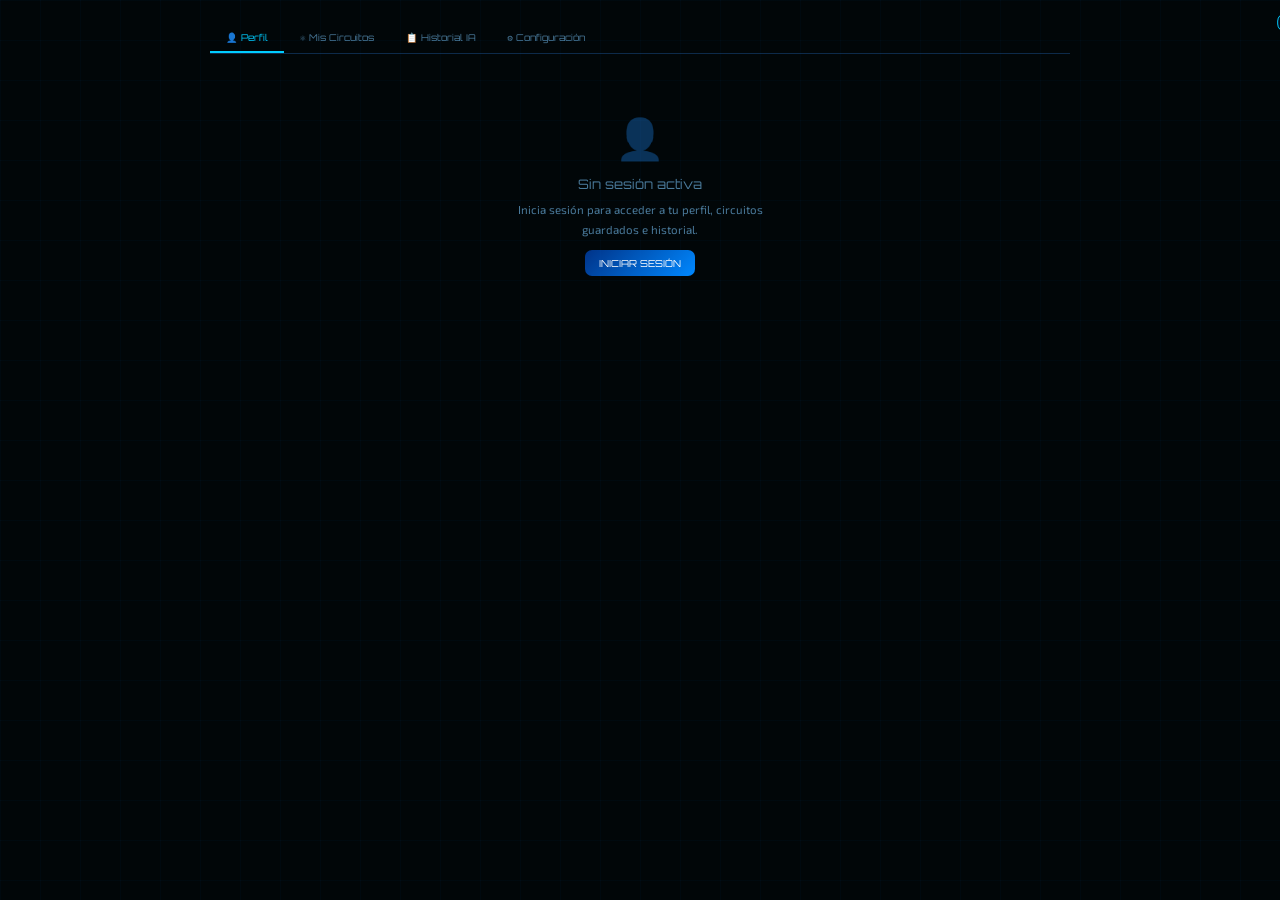
<file: qcol-account.html>
<!DOCTYPE html>
<html lang="es">
<head>
<meta charset="UTF-8"><meta name="viewport" content="width=device-width, initial-scale=1.0">
<title>QCOL Mi Cuenta</title>
<link href="https://fonts.googleapis.com/css2?family=Orbitron:wght@400;700&family=JetBrains+Mono:wght@400;500&family=Exo+2:wght@300;400;500;600&display=swap" rel="stylesheet">
<style>
:root{--bg:#010608;--s:#071220;--s2:#0c1c30;--b:#0d2a4a;--b2:#1a3a5c;--bl:#0088ff;--bl2:#00ccff;--gr:#00ff88;--gd:#ffd700;--rd:#ff4466;--tx:#ddeeff;--mu:#4a7a9b;--orb:'Orbitron',monospace;--mono:'JetBrains Mono',monospace;--exo:'Exo 2',sans-serif;}
*{margin:0;padding:0;box-sizing:border-box;}
body{background:var(--bg);color:var(--tx);font-family:var(--exo);min-height:100vh;padding:1.5rem;}
body::before{content:'';position:fixed;inset:0;background-image:linear-gradient(rgba(0,136,255,.03)1px,transparent 1px),linear-gradient(90deg,rgba(0,136,255,.03)1px,transparent 1px);background-size:40px 40px;pointer-events:none;}
.notif{position:fixed;top:.8rem;right:.8rem;z-index:999;padding:.55rem 1rem;background:rgba(4,14,28,.97);border:1px solid var(--bl2);border-radius:8px;font-family:var(--orb);font-size:.6rem;color:var(--bl2);transform:translateX(130%);transition:transform .3s;}
.notif.show{transform:translateX(0);}
.wrap{max-width:860px;margin:0 auto;}
.tabs{display:flex;gap:0;border-bottom:1px solid var(--b);margin-bottom:1.2rem;overflow-x:auto;}
.tab{padding:.5rem 1rem;background:transparent;border:none;color:var(--mu);font-family:var(--orb);font-size:.58rem;cursor:pointer;border-bottom:2px solid transparent;white-space:nowrap;transition:all .2s;}
.tab.on{color:var(--bl2);border-bottom-color:var(--bl2);}
.panel{display:none;}.panel.on{display:block;}
.sec{background:var(--s);border:1px solid var(--b);border-radius:12px;padding:1.2rem;margin-bottom:1rem;}
.sec-title{font-family:var(--orb);font-size:.7rem;color:var(--bl2);margin-bottom:.85rem;padding-bottom:.45rem;border-bottom:1px solid var(--b);}
.profile-row{display:flex;align-items:center;gap:1.2rem;margin-bottom:1rem;}
.avatar{width:60px;height:60px;border-radius:50%;background:linear-gradient(135deg,#003388,var(--bl));border:2px solid var(--bl2);display:flex;align-items:center;justify-content:center;font-family:var(--orb);font-size:1.2rem;color:#fff;flex-shrink:0;}
.profile-name{font-family:var(--orb);font-size:.88rem;color:var(--tx);margin-bottom:.25rem;}
.profile-role{font-family:var(--orb);font-size:.58rem;padding:.12rem .42rem;border-radius:4px;}
.role-f{background:rgba(255,215,0,.15);color:var(--gd);border:1px solid rgba(255,215,0,.3);}
.role-a{background:rgba(0,136,255,.15);color:var(--bl2);border:1px solid rgba(0,136,255,.3);}
.role-u{background:rgba(74,122,155,.1);color:var(--mu);border:1px solid rgba(74,122,155,.3);}
.stat-grid{display:grid;grid-template-columns:repeat(auto-fit,minmax(110px,1fr));gap:.7rem;margin-bottom:1rem;}
.stat{background:var(--s2);border:1px solid var(--b);border-radius:9px;padding:.85rem;text-align:center;}
.stat-num{font-family:var(--orb);font-size:1.4rem;color:var(--bl2);display:block;margin-bottom:.2rem;}
.stat-label{font-size:.58rem;color:var(--mu);}
.circuit-list{display:flex;flex-direction:column;gap:.4rem;}
.ci-item{display:flex;align-items:center;gap:.55rem;padding:.45rem .75rem;background:rgba(0,0,0,.2);border:1px solid var(--b);border-radius:7px;cursor:pointer;transition:all .2s;}
.ci-item:hover{border-color:var(--bl);background:rgba(0,136,255,.05);}
.ci-name{font-family:var(--mono);font-size:.65rem;color:var(--tx);flex:1;}
.ci-lib{font-family:var(--orb);font-size:.48rem;color:var(--mu);background:rgba(0,136,255,.1);padding:.1rem .32rem;border-radius:3px;}
.ci-date{font-size:.52rem;color:var(--mu);}
.ci-del{background:transparent;border:none;color:#ff8899;cursor:pointer;font-size:.7rem;}
.no-login{text-align:center;padding:2.5rem 1rem;color:var(--mu);}
.no-login-icon{font-size:2.5rem;margin-bottom:.8rem;display:block;opacity:.4;}
.no-login-title{font-family:var(--orb);font-size:.82rem;margin-bottom:.5rem;}
.btn{padding:.42rem .9rem;border:none;border-radius:7px;font-family:var(--orb);font-size:.6rem;cursor:pointer;transition:all .2s;margin-top:.7rem;}
.btn-pri{background:linear-gradient(135deg,#003388,var(--bl));color:#fff;}
.fg{margin-bottom:.75rem;}
.fl{font-family:var(--orb);font-size:.52rem;color:var(--mu);letter-spacing:.1em;display:block;margin-bottom:.24rem;}
.fi{width:100%;background:rgba(0,0,0,.4);border:1px solid var(--b2);border-radius:7px;padding:.5rem .8rem;color:var(--tx);font-family:var(--exo);font-size:.78rem;outline:none;}
.fi:focus{border-color:rgba(0,136,255,.7);}
</style>
</head>
<body>
<div class="notif" id="notif"></div>
<div class="wrap">
  <div class="tabs">
    <button class="tab on" onclick="showTab('profile',this)">👤 Perfil</button>
    <button class="tab" onclick="showTab('circuits',this)">⚛ Mis Circuitos</button>
    <button class="tab" onclick="showTab('history',this)">📋 Historial IA</button>
    <button class="tab" onclick="showTab('settings',this)">⚙️ Configuración</button>
  </div>

  <div class="panel on" id="tab-profile">
    <div id="profile-content"></div>
  </div>
  <div class="panel" id="tab-circuits">
    <div class="sec">
      <div class="sec-title">⚛ Mis circuitos guardados</div>
      <div id="circuits-list"></div>
    </div>
  </div>
  <div class="panel" id="tab-history">
    <div class="sec">
      <div class="sec-title">📋 Historial de conversaciones con IA</div>
      <div id="history-content" style="font-size:.7rem;color:var(--mu);line-height:1.7;">El historial de IA se guarda localmente. Inicia sesión para ver conversaciones anteriores.</div>
    </div>
  </div>
  <div class="panel" id="tab-settings">
    <div class="sec">
      <div class="sec-title">⚙️ Cambiar contraseña</div>
      <div class="fg"><label class="fl">CONTRASEÑA ACTUAL</label><input class="fi" id="cp-cur" type="password"></div>
      <div class="fg"><label class="fl">NUEVA CONTRASEÑA</label><input class="fi" id="cp-new" type="password"></div>
      <div class="fg"><label class="fl">CONFIRMAR</label><input class="fi" id="cp-conf" type="password"></div>
      <button class="btn btn-pri" onclick="changePass()">💾 Cambiar contraseña</button>
    </div>
    <div class="sec">
      <div class="sec-title">🗑 Datos de cuenta</div>
      <div style="font-size:.7rem;color:var(--mu);margin-bottom:.8rem;">Eliminar todos tus circuitos guardados e historial de IA.</div>
      <button class="btn" style="background:rgba(255,68,102,.1);border:1px solid rgba(255,68,102,.3);color:#ff8899;" onclick="clearMyData()">🗑 Borrar mis datos</button>
    </div>
  </div>
</div>

<script>
let curUser=null;
function postCore(t,d={}){window.parent.postMessage({type:t,...d},'*');}
function notify(msg){const n=document.getElementById('notif');n.textContent=msg;n.classList.add('show');clearTimeout(n._t);n._t=setTimeout(()=>n.classList.remove('show'),3000);}
window.addEventListener('message',e=>{
  const d=e.data;if(!d?.type)return;
  if(d.type==='QCOL_USER_UPDATE'){curUser=d.user;renderProfile();renderCircuits();}
});
postCore('QCOL_GET_CONFIG');
function showTab(id,el){
  document.querySelectorAll('.panel').forEach(p=>p.classList.remove('on'));
  document.querySelectorAll('.tab').forEach(t=>t.classList.remove('on'));
  document.getElementById('tab-'+id).classList.add('on');
  el.classList.add('on');
  if(id==='circuits')renderCircuits();
}
function renderProfile(){
  const c=document.getElementById('profile-content');
  if(!curUser){
    c.innerHTML=`<div class="no-login">
      <span class="no-login-icon">👤</span>
      <div class="no-login-title">Sin sesión activa</div>
      <div style="font-size:.72rem;max-width:300px;margin:0 auto;line-height:1.7;">Inicia sesión para acceder a tu perfil, circuitos guardados e historial.</div>
      <button class="btn btn-pri" onclick="postCore('QCOL_LOGIN')">INICIAR SESIÓN</button>
    </div>`;return;
  }
  const ini=curUser.name.split(' ').map(n=>n[0]).join('').substring(0,2).toUpperCase();
  const roleCls=curUser.role==='founder'?'role-f':curUser.role==='admin'?'role-a':'role-u';
  const roleLabel=curUser.role==='founder'?'👑 FUNDADOR':curUser.role==='admin'?'🔑 ADMIN':'👤 USUARIO';
  const circuits=JSON.parse(localStorage.getItem('qcol_circuits_'+curUser.username)||'[]');
  c.innerHTML=`<div class="sec">
    <div class="sec-title">👤 Mi perfil</div>
    <div class="profile-row">
      <div class="avatar">${ini}</div>
      <div>
        <div class="profile-name">${curUser.name}</div>
        <div style="font-family:var(--mono);font-size:.62rem;color:var(--mu);margin-bottom:.35rem;">@${curUser.username}</div>
        <span class="profile-role ${roleCls}">${roleLabel}</span>
      </div>
    </div>
    <div class="stat-grid">
      <div class="stat"><span class="stat-num">${circuits.length}</span><div class="stat-label">Circuitos guardados</div></div>
      <div class="stat"><span class="stat-num">${curUser.canUpload?'✅':'❌'}</span><div class="stat-label">Permiso subida</div></div>
      <div class="stat"><span class="stat-num">${curUser.joined||'—'}</span><div class="stat-label">Registro</div></div>
    </div>
    <button class="btn btn-pri" onclick="postCore('QCOL_LOGOUT')">Cerrar sesión</button>
  </div>`;
}
function renderCircuits(){
  if(!curUser){
    document.getElementById('circuits-list').innerHTML='<div style="text-align:center;color:var(--mu);font-size:.7rem;padding:1rem;">Inicia sesión para ver tus circuitos</div>';return;
  }
  const key='qcol_circuits_'+curUser.username;
  const circuits=JSON.parse(localStorage.getItem(key)||'[]');
  if(circuits.length===0){
    document.getElementById('circuits-list').innerHTML='<div style="text-align:center;color:var(--mu);font-size:.7rem;padding:1rem;opacity:.7;">Sin circuitos guardados. Crea uno en el Arquitecto.</div>';return;
  }
  document.getElementById('circuits-list').innerHTML='<div class="circuit-list">'+
    circuits.map((c,i)=>`<div class="ci-item">
      <svg width="13" height="13" viewBox="0 0 24 24" fill="none"><path d="M14 2H6a2 2 0 00-2 2v16a2 2 0 002 2h12a2 2 0 002-2V8z" stroke="#00ccff" stroke-width="1.5"/><polyline points="14 2 14 8 20 8" stroke="#00ccff" stroke-width="1.5"/></svg>
      <span class="ci-name">${c.name}</span>
      <span class="ci-lib">${c.lib||'qiskit'}</span>
      <span class="ci-date">${c.date||''}</span>
      <button class="ci-del" onclick="delCircuit(${i})">✕</button>
    </div>`).join('')+'</div>';
}
function delCircuit(i){
  if(!curUser)return;const key='qcol_circuits_'+curUser.username;
  const c=JSON.parse(localStorage.getItem(key)||'[]');c.splice(i,1);
  localStorage.setItem(key,JSON.stringify(c));renderCircuits();renderProfile();notify('Circuito eliminado');
}
function changePass(){
  if(!curUser){notify('Sin sesión');return;}
  const cur=document.getElementById('cp-cur').value,nw=document.getElementById('cp-new').value,conf=document.getElementById('cp-conf').value;
  if(!cur||!nw){notify('Completa los campos');return;}
  if(nw!==conf){notify('Las contraseñas no coinciden');return;}
  const users=JSON.parse(localStorage.getItem('qcol_users')||'[]');
  const u=users.find(x=>x.username===curUser.username);
  if(!u||u.password!==cur){notify('Contraseña actual incorrecta');return;}
  u.password=nw;localStorage.setItem('qcol_users',JSON.stringify(users));
  notify('✅ Contraseña actualizada');['cp-cur','cp-new','cp-conf'].forEach(k=>document.getElementById(k).value='');
}
function clearMyData(){
  if(!curUser||!confirm('¿Borrar todos tus datos guardados?'))return;
  localStorage.removeItem('qcol_circuits_'+curUser.username);
  renderProfile();renderCircuits();notify('Datos eliminados');
}
renderProfile();
</script>
</body>
</html>
</file>
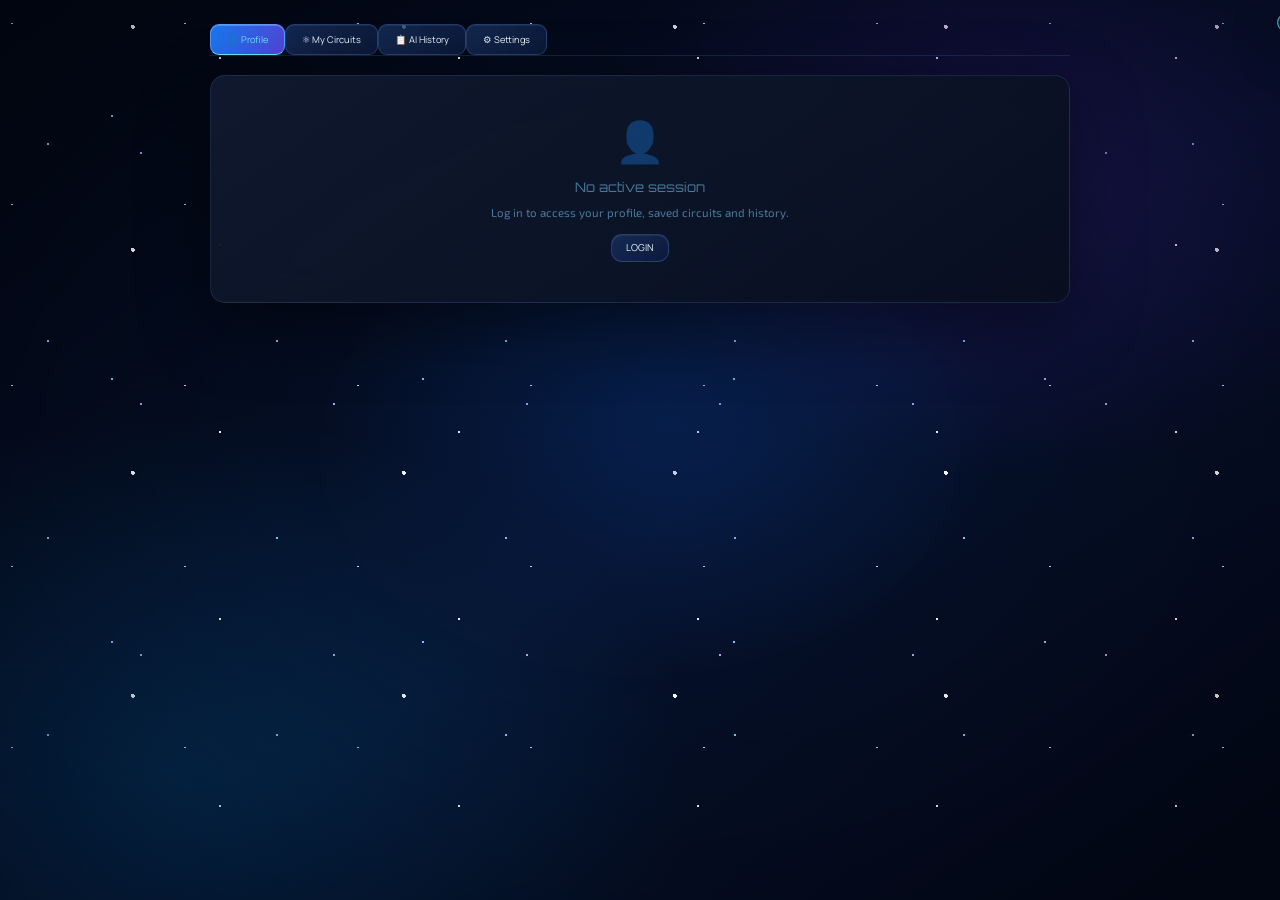
<file: quolab-nexus-account.html>
<!DOCTYPE html>
<html lang="en">
<head>
<meta charset="UTF-8"><meta name="viewport" content="width=device-width, initial-scale=1.0">
<title>QuOLab Nexus — My Account</title>
<link href="https://fonts.googleapis.com/css2?family=Orbitron:wght@400;700&family=JetBrains+Mono:wght@400;500&family=Exo+2:wght@300;400;500;600&display=swap" rel="stylesheet">
<style>
:root{--bg:#010608;--s:#071220;--s2:#0c1c30;--b:#0d2a4a;--b2:#1a3a5c;--bl:#0088ff;--bl2:#00ccff;--gr:#00ff88;--gd:#ffd700;--rd:#ff4466;--tx:#ddeeff;--mu:#4a7a9b;--orb:'Orbitron',monospace;--mono:'JetBrains Mono',monospace;--exo:'Exo 2',sans-serif;}
*{margin:0;padding:0;box-sizing:border-box;}
body{background:var(--bg);color:var(--tx);font-family:var(--exo);min-height:100vh;padding:1.5rem;}
body::before{content:'';position:fixed;inset:0;background-image:linear-gradient(rgba(0,136,255,.03)1px,transparent 1px),linear-gradient(90deg,rgba(0,136,255,.03)1px,transparent 1px);background-size:40px 40px;pointer-events:none;}
.notif{position:fixed;top:.8rem;right:.8rem;z-index:999;padding:.55rem 1rem;background:rgba(4,14,28,.97);border:1px solid var(--bl2);border-radius:8px;font-family:var(--orb);font-size:.6rem;color:var(--bl2);transform:translateX(130%);transition:transform .3s;}
.notif.show{transform:translateX(0);}
.wrap{max-width:860px;margin:0 auto;}
.tabs{display:flex;gap:0;border-bottom:1px solid var(--b);margin-bottom:1.2rem;overflow-x:auto;}
.tab{padding:.5rem 1rem;background:transparent;border:none;color:var(--mu);font-family:var(--orb);font-size:.58rem;cursor:pointer;border-bottom:2px solid transparent;white-space:nowrap;transition:all .2s;}
.tab.on{color:var(--bl2);border-bottom-color:var(--bl2);}
.panel{display:none;}.panel.on{display:block;}
.sec{background:var(--s);border:1px solid var(--b);border-radius:12px;padding:1.2rem;margin-bottom:1rem;}
.sec-title{font-family:var(--orb);font-size:.7rem;color:var(--bl2);margin-bottom:.85rem;padding-bottom:.45rem;border-bottom:1px solid var(--b);}
.profile-row{display:flex;align-items:center;gap:1.2rem;margin-bottom:1rem;}
.avatar{width:60px;height:60px;border-radius:50%;background:linear-gradient(135deg,#003388,var(--bl));border:2px solid var(--bl2);display:flex;align-items:center;justify-content:center;font-family:var(--orb);font-size:1.2rem;color:#fff;flex-shrink:0;}
.profile-name{font-family:var(--orb);font-size:.88rem;color:var(--tx);margin-bottom:.25rem;}
.profile-role{font-family:var(--orb);font-size:.58rem;padding:.12rem .42rem;border-radius:4px;}
.role-f{background:rgba(255,215,0,.15);color:var(--gd);border:1px solid rgba(255,215,0,.3);}
.role-a{background:rgba(0,136,255,.15);color:var(--bl2);border:1px solid rgba(0,136,255,.3);}
.role-u{background:rgba(74,122,155,.1);color:var(--mu);border:1px solid rgba(74,122,155,.3);}
.stat-grid{display:grid;grid-template-columns:repeat(auto-fit,minmax(110px,1fr));gap:.7rem;margin-bottom:1rem;}
.stat{background:var(--s2);border:1px solid var(--b);border-radius:9px;padding:.85rem;text-align:center;}
.stat-num{font-family:var(--orb);font-size:1.4rem;color:var(--bl2);display:block;margin-bottom:.2rem;}
.stat-label{font-size:.58rem;color:var(--mu);}
.circuit-list{display:flex;flex-direction:column;gap:.4rem;}
.ci-item{display:flex;align-items:center;gap:.55rem;padding:.45rem .75rem;background:rgba(0,0,0,.2);border:1px solid var(--b);border-radius:7px;cursor:pointer;transition:all .2s;}
.ci-item:hover{border-color:var(--bl);background:rgba(0,136,255,.05);}
.ci-name{font-family:var(--mono);font-size:.65rem;color:var(--tx);flex:1;}
.ci-lib{font-family:var(--orb);font-size:.48rem;color:var(--mu);background:rgba(0,136,255,.1);padding:.1rem .32rem;border-radius:3px;}
.ci-date{font-size:.52rem;color:var(--mu);}
.ci-del{background:transparent;border:none;color:#ff8899;cursor:pointer;font-size:.7rem;}
.no-login{text-align:center;padding:2.5rem 1rem;color:var(--mu);}
.no-login-icon{font-size:2.5rem;margin-bottom:.8rem;display:block;opacity:.4;}
.no-login-title{font-family:var(--orb);font-size:.82rem;margin-bottom:.5rem;}
.btn{padding:.42rem .9rem;border:none;border-radius:7px;font-family:var(--orb);font-size:.6rem;cursor:pointer;transition:all .2s;margin-top:.7rem;}
.btn-pri{background:linear-gradient(135deg,#003388,var(--bl));color:#fff;}
.fg{margin-bottom:.75rem;}
.fl{font-family:var(--orb);font-size:.52rem;color:var(--mu);letter-spacing:.1em;display:block;margin-bottom:.24rem;}
.fi{width:100%;background:rgba(0,0,0,.4);border:1px solid var(--b2);border-radius:7px;padding:.5rem .8rem;color:var(--tx);font-family:var(--exo);font-size:.78rem;outline:none;}
.fi:focus{border-color:rgba(0,136,255,.7);}
</style>
<link rel="stylesheet" href="quolab-nexus-quantum-theme.css?v=1.1.0">
<link rel="stylesheet" href="quolab-nexus-rebuild.css?v=3.0.0">
</head>
<body>
<div class="notif" id="notif"></div>
<div class="wrap">
  <div class="tabs">
    <button class="tab on" onclick="showTab('profile',this)">👤 Profile</button>
    <button class="tab" onclick="showTab('circuits',this)">⚛ My Circuits</button>
    <button class="tab" onclick="showTab('history',this)">📋 AI History</button>
    <button class="tab" onclick="showTab('settings',this)">⚙️ Settings</button>
  </div>

  <div class="panel on" id="tab-profile">
    <div id="profile-content"></div>
  </div>
  <div class="panel" id="tab-circuits">
    <div class="sec">
      <div class="sec-title">⚛ My saved circuits</div>
      <div id="circuits-list"></div>
    </div>
  </div>
  <div class="panel" id="tab-history">
    <div class="sec">
      <div class="sec-title">📋 AI conversation history</div>
      <div id="history-content" style="font-size:.7rem;color:var(--mu);line-height:1.7;">AI history is saved locally. Log in to see previous conversations.</div>
    </div>
  </div>
  <div class="panel" id="tab-settings">
    <div class="sec">
      <div class="sec-title">⚙️ Change password</div>
      <div class="fg"><label class="fl">CURRENT PASSWORD</label><input class="fi" id="cp-cur" type="password"></div>
      <div class="fg"><label class="fl">NEW PASSWORD</label><input class="fi" id="cp-new" type="password"></div>
      <div class="fg"><label class="fl">CONFIRM</label><input class="fi" id="cp-conf" type="password"></div>
      <button class="btn btn-pri" onclick="changePass()">💾 Change password</button>
    </div>
    <div class="sec">
      <div class="sec-title">🗑 Account data</div>
      <div style="font-size:.7rem;color:var(--mu);margin-bottom:.8rem;">Delete all your saved circuits and AI history.</div>
      <button class="btn" style="background:rgba(255,68,102,.1);border:1px solid rgba(255,68,102,.3);color:#ff8899;" onclick="clearMyData()">🗑 Delete my data</button>
    </div>
  </div>
</div>

<script>
let curUser=null;
function postCore(t,d={}){const name=String(t||'').replace(/^(?:OPENQ|QCOL|NEXUS)_/,'');window.parent.postMessage({type:'NEXUS_'+name,protocol:'QUOLAB_NEXUS_V1',...d},location.origin);}
function notify(msg){const n=document.getElementById('notif');n.textContent=msg;n.classList.add('show');clearTimeout(n._t);n._t=setTimeout(()=>n.classList.remove('show'),3000);}
window.addEventListener('message',e=>{
  const d=e.data;if(!d?.type)return;
  if(d.type==='QCOL_USER_UPDATE'){curUser=d.user;renderProfile();renderCircuits();}
});
postCore('QCOL_GET_CONFIG');
function showTab(id,el){
  document.querySelectorAll('.panel').forEach(p=>p.classList.remove('on'));
  document.querySelectorAll('.tab').forEach(t=>t.classList.remove('on'));
  document.getElementById('tab-'+id).classList.add('on');
  el.classList.add('on');
  if(id==='circuits')renderCircuits();
}
function renderProfile(){
  const c=document.getElementById('profile-content');
  if(!curUser){
    c.innerHTML=`<div class="no-login">
      <span class="no-login-icon">👤</span>
      <div class="no-login-title">No active session</div>
      <div style="font-size:.72rem;max-width:300px;margin:0 auto;line-height:1.7;">Log in to access your profile, saved circuits and history.</div>
      <button class="btn btn-pri" onclick="postCore('QCOL_LOGIN')">LOGIN</button>
    </div>`;return;
  }
  const ini=curUser.name.split(' ').map(n=>n[0]).join('').substring(0,2).toUpperCase();
  const roleCls=curUser.role==='founder'?'role-f':curUser.role==='admin'?'role-a':'role-u';
  const roleLabel=curUser.role==='founder'?'👑 FOUNDER':curUser.role==='admin'?'🔑 ADMIN':'👤 USER';
  const circuits=JSON.parse(localStorage.getItem('qcol_circuits_'+curUser.username)||'[]');
  c.innerHTML=`<div class="sec">
    <div class="sec-title">👤 My profile</div>
    <div class="profile-row">
      <div class="avatar">${ini}</div>
      <div>
        <div class="profile-name">${curUser.name}</div>
        <div style="font-family:var(--mono);font-size:.62rem;color:var(--mu);margin-bottom:.35rem;">@${curUser.username}</div>
        <span class="profile-role ${roleCls}">${roleLabel}</span>
      </div>
    </div>
    <div class="stat-grid">
      <div class="stat"><span class="stat-num">${circuits.length}</span><div class="stat-label">Saved circuits</div></div>
      <div class="stat"><span class="stat-num">${curUser.canUpload?'✅':'❌'}</span><div class="stat-label">Upload permission</div></div>
      <div class="stat"><span class="stat-num">${curUser.joined||'—'}</span><div class="stat-label">Registered</div></div>
    </div>
    <button class="btn btn-pri" onclick="postCore('QCOL_LOGOUT')">Log out</button>
  </div>`;
}
function renderCircuits(){
  if(!curUser){
    document.getElementById('circuits-list').innerHTML='<div style="text-align:center;color:var(--mu);font-size:.7rem;padding:1rem;">Log in to see your circuits</div>';return;
  }
  const key='qcol_circuits_'+curUser.username;
  const circuits=JSON.parse(localStorage.getItem(key)||'[]');
  if(circuits.length===0){
    document.getElementById('circuits-list').innerHTML='<div style="text-align:center;color:var(--mu);font-size:.7rem;padding:1rem;opacity:.7;">No saved circuits. Create one in the Architect.</div>';return;
  }
  document.getElementById('circuits-list').innerHTML='<div class="circuit-list">'+
    circuits.map((c,i)=>`<div class="ci-item">
      <svg width="13" height="13" viewBox="0 0 24 24" fill="none"><path d="M14 2H6a2 2 0 00-2 2v16a2 2 0 002 2h12a2 2 0 002-2V8z" stroke="#00ccff" stroke-width="1.5"/><polyline points="14 2 14 8 20 8" stroke="#00ccff" stroke-width="1.5"/></svg>
      <span class="ci-name">${c.name}</span>
      <span class="ci-lib">${c.lib||'qiskit'}</span>
      <span class="ci-date">${c.date||''}</span>
      <button class="ci-del" onclick="delCircuit(${i})">✕</button>
    </div>`).join('')+'</div>';
}
function delCircuit(i){
  if(!curUser)return;const key='qcol_circuits_'+curUser.username;
  const c=JSON.parse(localStorage.getItem(key)||'[]');c.splice(i,1);
  localStorage.setItem(key,JSON.stringify(c));renderCircuits();renderProfile();notify('Circuit deleted');
}
function changePass(){
  if(!curUser){notify('No session');return;}
  const cur=document.getElementById('cp-cur').value,nw=document.getElementById('cp-new').value,conf=document.getElementById('cp-conf').value;
  if(!cur||!nw){notify('Complete the fields');return;}
  if(nw!==conf){notify('Passwords do not match');return;}
  const users=JSON.parse(localStorage.getItem('qcol_users')||'[]');
  const u=users.find(x=>x.username===curUser.username);
  if(!u||u.password!==cur){notify('Incorrect current password');return;}
  u.password=nw;localStorage.setItem('qcol_users',JSON.stringify(users));
  notify('✅ Password updated');['cp-cur','cp-new','cp-conf'].forEach(k=>document.getElementById(k).value='');
}
function clearMyData(){
  if(!curUser||!confirm('Delete all your saved data?'))return;
  localStorage.removeItem('qcol_circuits_'+curUser.username);
  renderProfile();renderCircuits();notify('Data deleted');
}
renderProfile();
</script>
</body>
</html>
</file>
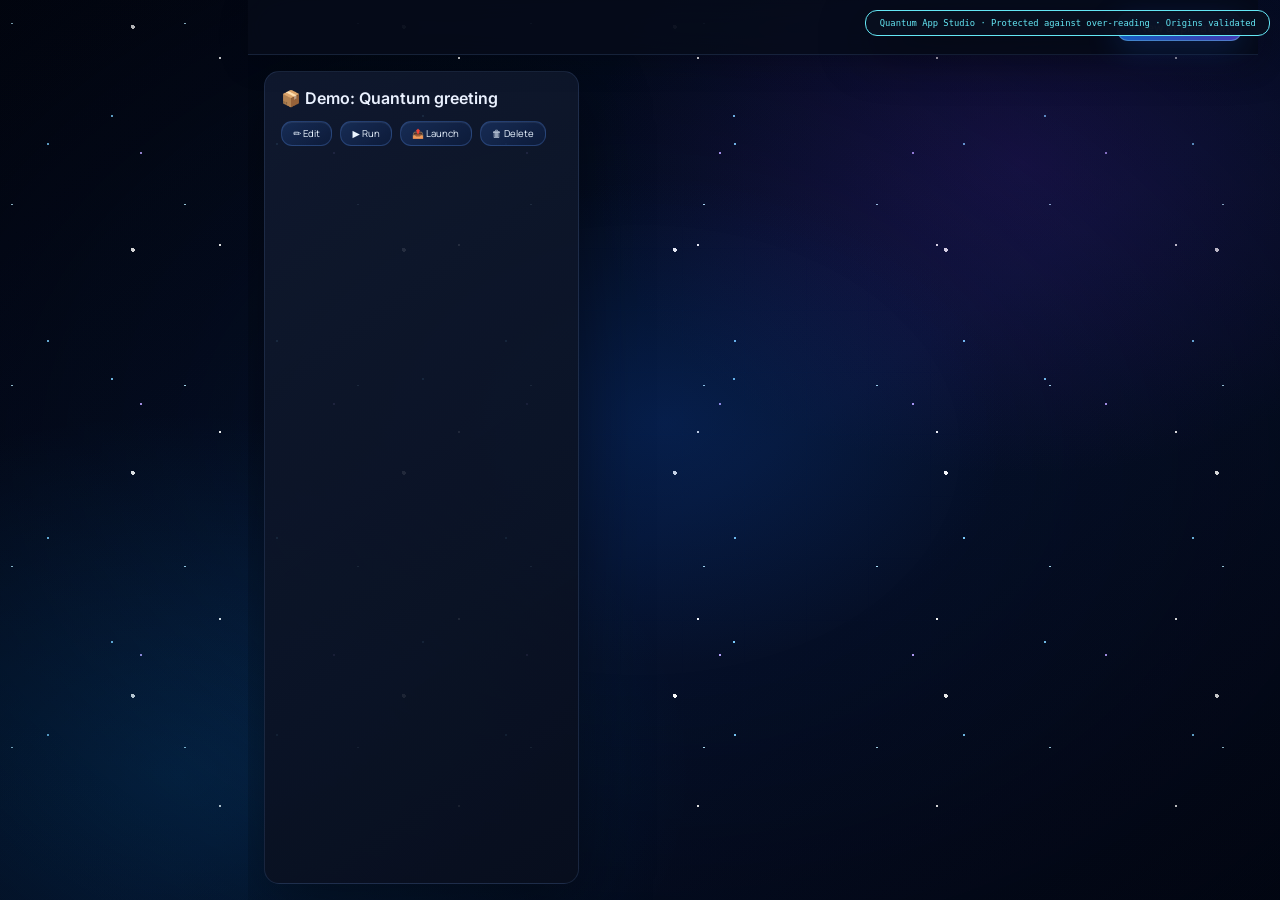
<file: quolab-nexus-app-studio.html>
<!DOCTYPE html>
<html lang="en">
<head>
    <script src="quolab-nexus-core.js?v=20261121-routing-broker-2"></script>
<script src="quolab-nexus-connectors-core.js?v=20261121-routing-broker-2"></script>
<script src="quolab-nexus-tool-connector.js?v=20261121-routing-broker-2"></script>
    <meta charset="UTF-8">
    <meta name="viewport" content="width=device-width, initial-scale=1.0, user-scalable=yes">
    <title>QuOLab Nexus — Quantum App Studio</title>
    <link href="https://fonts.googleapis.com/css2?family=JetBrains+Mono:wght@400;500;600&family=Inter:wght@300;400;500;600&display=swap" rel="stylesheet">
    <style>
        * { margin: 0; padding: 0; box-sizing: border-box; }
        :root {
            --bg: #0a0e1a;
            --bg2: #0d1220;
            --bg3: #111827;
            --bg4: #060912;
            --bd: #1a2a48;
            --bd2: #1e3058;
            --bl: #0088ff;
            --bl2: #00aaff;
            --cy: #00ffdd;
            --gr: #00ff88;
            --yw: #ffd700;
            --rd: #ff4466;
            --pu: #bd93f9;
            --tx: #dce8ff;
            --tx2: #8aa0c4;
            --mu: #3d5a8a;
        }
        body {
            background: var(--bg);
            color: var(--tx);
            font-family: 'Inter', sans-serif;
            height: 100vh;
            overflow: hidden;
        }
        .notif {
            position: fixed;
            top: 0.6rem;
            right: 0.6rem;
            z-index: 9999;
            padding: 0.45rem 0.85rem;
            background: rgba(6,9,18,0.97);
            border: 1px solid var(--cy);
            border-radius: 7px;
            font-family: monospace;
            font-size: 0.55rem;
            color: var(--cy);
            transform: translateX(130%);
            transition: transform 0.28s;
            backdrop-filter: blur(20px);
            pointer-events: none;
        }
        .notif.show { transform: translateX(0); }
        .screen { width: 100%; height: 100%; display: flex; flex-direction: column; overflow: hidden; }
        .hidden { display: none !important; }
        .repo-header {
            padding: 0.8rem 1rem;
            background: var(--bg2);
            border-bottom: 1px solid var(--bd);
            display: flex;
            justify-content: space-between;
            align-items: center;
        }
        .repo-title {
            font-family: 'JetBrains Mono', monospace;
            font-size: 1.2rem;
            font-weight: 700;
            color: var(--bl2);
        }
        .btn-primary {
            background: linear-gradient(135deg, #003a9e, var(--bl));
            border: none;
            border-radius: 6px;
            padding: 0.3rem 0.7rem;
            font-weight: bold;
            font-size: 0.75rem;
            color: white;
            font-family: monospace;
            cursor: pointer;
            transition: 0.1s;
        }
        .btn-primary:hover {
            transform: scale(0.98);
        }
        .projects-grid {
            flex: 1;
            overflow-y: auto;
            padding: 1rem;
            display: grid;
            grid-template-columns: repeat(auto-fill, minmax(280px, 1fr));
            gap: 1rem;
        }
        .project-card {
            background: var(--bg3);
            border: 1px solid var(--bd);
            border-radius: 16px;
            padding: 1rem;
            transition: 0.1s;
        }
        .project-card:hover { border-color: var(--bl); background: rgba(0,136,255,0.05); }
        .project-name { font-size: 1rem; font-weight: 600; margin-bottom: 0.5rem; }
        .card-actions { display: flex; gap: 0.5rem; margin-top: 0.8rem; flex-wrap: wrap; }
        .btn-secondary {
            background: rgba(30,48,88,0.7);
            border: 1px solid var(--bd2);
            border-radius: 6px;
            padding: 0.3rem 0.7rem;
            font-family: monospace;
            font-size: 0.6rem;
            color: var(--tx2);
            cursor: pointer;
        }
        .btn-secondary:hover { background: var(--bl); color: white; border-color: var(--bl); }
        .btn-pending {
            background: rgba(255,215,0,0.15);
            border: 1px solid var(--yw);
            color: var(--yw);
        }
        .btn-pending:hover { background: var(--yw); color: #0a0e1a; border-color: var(--yw); }
        .editor-container {
            display: flex;
            flex: 1;
            overflow: hidden;
            gap: 0;
        }
        .editor-pane {
            flex: 1;
            display: flex;
            flex-direction: column;
            background: var(--bg4);
            border-right: 1px solid var(--bd);
        }
        .pane-header {
            padding: 0.5rem;
            background: #060912;
            border-bottom: 1px solid var(--bd);
            font-family: monospace;
            font-size: 0.7rem;
        }
        .code-area {
            flex: 1;
            font-family: 'JetBrains Mono', monospace;
            font-size: 0.7rem;
            background: var(--bg4);
            color: var(--tx);
            border: none;
            padding: 0.8rem;
            resize: none;
            outline: none;
            white-space: pre-wrap;
        }
        .top-editor-bar {
            padding: 0.5rem;
            display: flex;
            gap: 0.8rem;
            background: var(--bg2);
            align-items: center;
            flex-wrap: wrap;
        }
        .editor-config {
            display: flex;
            gap: 0.5rem;
            align-items: center;
            margin-left: auto;
        }
        .server-input {
            background: var(--bg3);
            border: 1px solid var(--bd2);
            border-radius: 6px;
            padding: 0.3rem 0.6rem;
            font-family: monospace;
            font-size: 0.6rem;
            color: var(--tx);
            width: 220px;
        }
        .modal {
            position: fixed;
            top: 0;
            left: 0;
            width: 100%;
            height: 100%;
            background: rgba(0,0,0,0.85);
            z-index: 10000;
            display: flex;
            align-items: center;
            justify-content: center;
            visibility: hidden;
            opacity: 0;
            transition: 0.2s;
        }
        .modal.open { visibility: visible; opacity: 1; }
        .modal-content {
            width: 90%;
            height: 85%;
            background: white;
            border-radius: 12px;
            display: flex;
            flex-direction: column;
            overflow: hidden;
        }
        .modal-header {
            padding: 0.5rem 1rem;
            background: #1e1e2f;
            display: flex;
            justify-content: space-between;
            align-items: center;
        }
        .modal-iframe { flex: 1; border: none; background: white; }
        .runner-container {
            display: flex;
            flex-direction: column;
            height: 100%;
        }
        .runner-header {
            padding: 0.5rem 1rem;
            background: var(--bg2);
            border-bottom: 1px solid var(--bd);
            display: flex;
            gap: 1rem;
            align-items: center;
        }
        .app-iframe { flex: 1; width: 100%; border: none; background: white; }
        .status-dot {
            width: 8px;
            height: 8px;
            border-radius: 50%;
            background: var(--mu);
            display: inline-block;
        }
        .status-dot.active { background: var(--gr); box-shadow: 0 0 5px var(--gr); }
        .auto-status {
            font-size: 0.5rem;
            padding: 0.2rem 0.5rem;
            border-radius: 4px;
            background: rgba(0,255,136,0.1);
            color: var(--gr);
            margin-left: 0.5rem;
        }
    </style>
<link rel="stylesheet" href="quolab-nexus-quantum-theme.css?v=3.0.0-rebuild1">
<link rel="stylesheet" href="quolab-nexus-rebuild.css?v=3.0.0">
</head>
<body>
<div class="notif" id="notif"></div>

<!-- REPOSITORY -->
<div id="repo-screen" class="screen">
    <div class="repo-header">
        <div class="repo-title"></div>
        <button class="btn-primary" id="new-project-btn">+ New application</button>
    </div>
    <div class="projects-grid" id="projects-grid"></div>
</div>

<!-- EDITOR -->
<div id="editor-screen" class="screen hidden">
    <div class="top-editor-bar">
        <input type="text" id="project-name-input" placeholder="Project name" style="background:var(--bg3); border:1px solid var(--bd); border-radius:6px; padding:0.4rem; color:white; width:240px;">
        <div class="editor-config">
            <!-- Optional Founder default URL. Nexus Connectors is resolved automatically by the shell broker. -->
            <input type="text" id="server-url-input" style="display:none;" readonly>
            <span id="server-status" style="display:none;"></span>
            <span id="test-server-btn" style="display:none;"></span>
            <span id="auto-status" class="auto-status" style="display:none;"></span>
        </div>
        <button class="btn-primary" id="save-project-editor">💾 Save project</button>
        <button class="btn-secondary" id="preview-run-btn">▶ Test run</button>
        <button class="btn-secondary" id="back-to-repo-editor">← Back</button>
    </div>
    <div class="route-picker" style="display:flex;align-items:center;gap:.8rem;padding:.65rem .8rem;background:#060912;border-bottom:1px solid var(--b);">
        <label for="nexus-hardware-select" style="margin:0;color:var(--cy);">APP STUDIO EXECUTION SLOT</label>
        <select id="nexus-hardware-select" aria-label="Select App Studio hardware slot" style="max-width:260px;">
            <option value="cpu">Classical CPU</option>
            <option value="qpu">Quantum QPU</option>
            <option value="storage">Cloud storage</option>
        </select>
        <small style="color:var(--mu);">Uses the connector assigned to this App Studio slot in Nexus Connectors.</small>
    </div>
    <div class="editor-container">
        <div class="editor-pane">
            <div class="pane-header">🐍 PYTHON LOGIC (remote backend)</div>
            <textarea id="python-editor" class="code-area" spellcheck="false"></textarea>
        </div>
        <div class="editor-pane">
            <div class="pane-header">🌐 HTML + JS INTERFACE (frontend)</div>
            <textarea id="html-editor" class="code-area" spellcheck="false"></textarea>
        </div>
    </div>
    <div style="padding:0.3rem 0.8rem; background:#060912; font-size:0.55rem; color:var(--mu);">
        💡 Python functions are called with <span style="color:var(--cy);">window.pyCall("function", args...)</span>. Nexus Connectors selects the enabled API; Founder services are the fallback.
    </div>
</div>

<!-- RUNNER -->
<div id="runner-screen" class="screen hidden">
    <div class="runner-header">
        <button class="btn-secondary" id="back-to-repo-runner">← Repository</button>
        <span id="runner-app-name" style="font-weight:bold;"></span>
        <span id="runner-mode" style="margin-left:auto; font-size:0.6rem;"><span class="status-dot" id="runner-dot"></span> Connecting...</span>
    </div>
    <iframe id="app-iframe" class="app-iframe" sandbox="allow-same-origin allow-scripts allow-popups allow-forms allow-modals"></iframe>
</div>

<!-- PREVIEW MODAL -->
<div id="preview-modal" class="modal">
    <div class="modal-content">
        <div class="modal-header">
            <strong>🔬 Application test (unsaved)</strong>
            <button class="btn-secondary" id="close-modal-btn">Close</button>
        </div>
        <iframe id="preview-iframe" class="modal-iframe" sandbox="allow-same-origin allow-scripts allow-popups allow-forms allow-modals"></iframe>
    </div>
</div>

<script>
    // ---------- REPOSITORY + EDITOR + REMOTE BACKEND ----------
    let projects = [];
    // Pending review copies are kept separate from the user's private Studio projects.
    let pendingReviewApps = [];
    const PENDING_REVIEW_STORAGE_KEY = 'quolab_nexus_pending_review_apps_v1';
    let currentEditId = null;
    let currentNexusRoute = { module:'quantum-app-studio', slot:'cpu', connector:'' };
    let remoteSessionStatus = false;
    let isEmbedded = false;
    let parentOrigin = null;          // trusted origin when embedded
    let receivedUrl = false;
    let externalEditContext = null;
    let pendingSaveInFlight = false;
    let pendingSaveRequestId = null;
    let pendingSaveDraft = null;

    // ═══════════════════════════════════════════════════════════
    // 🛡️ PROTECTION: Force English AI + Clean editor on project switch
    // ═══════════════════════════════════════════════════════════
    (function initProtections() {
        // Never delete local apps merely because two projects contain identical code.
        try {
            const storedAI = JSON.parse(localStorage.getItem('qcol_ai') || '{}');
            if (!storedAI.lang || storedAI.lang === 'es') {
                storedAI.lang = 'en';
                localStorage.setItem('qcol_ai', JSON.stringify(storedAI));
            }
        } catch (e) { console.warn('[Quantum App Studio] AI preferences could not be parsed.', e); }
        try {
            const stored = localStorage.getItem('quantum_apps_repo_v2');
            if (stored && !localStorage.getItem('quantum_apps_repo_v2_backup')) {
                localStorage.setItem('quantum_apps_repo_v2_backup', stored);
            }
        } catch (e) { console.error('[Quantum App Studio] Local storage unavailable.', e); }
    })();

    function notify(msg, dur=2000) {
        const n = document.getElementById('notif');
        if (n) {
            n.textContent = msg;
            n.classList.add('show');
            clearTimeout(n._t);
            n._t = setTimeout(() => { if (n.isConnected) n.classList.remove('show'); }, dur);
        } else {
            console.warn('[Quantum App Studio]', msg);
        }
        if (isEmbedded && parentOrigin) sendToParent({ type: 'QCOL_STUDIO_NOTIFICATION', message: msg });
    }

    function generateId() { return Date.now() + '-' + Math.random().toString(36).substring(2, 10); }
    function escapeHtml(str) { return String(str).replace(/[&<>]/g, m => ({'&':'&amp;','<':'&lt;','>':'&gt;'})[m]); }
    function sendToParent(msg) {
        // Send to the immediate parent: when Studio is opened inside Quantum Puzzle,
        // the Puzzle module must receive and validate the event before any top-level relay.
        if (window.parent && window.parent !== window) {
            try { window.parent.postMessage({ type: 'NEXUS_STUDIO_EVENT', message: msg }, window.location.origin); } catch(e) {}
        }
    }

    function decodeUnicode(str) {
        if (!str || typeof str !== 'string') return str;
        return str.replace(/\\u([0-9a-fA-F]{4})/g, (match, hex) => String.fromCharCode(parseInt(hex, 16)));
    }

    function setServerUrl(url) {
        if (!url) return;
        const input = document.getElementById('server-url-input');
        if (input && input.value !== url) {
            input.value = url;
            input.style.background = '#0a4a2a';
            setTimeout(() => { if(input) input.style.background = '#0a0e1a'; }, 500);
            updateServerStatusText(url);
            notify('✅ Server URL automatically configured', 1500);
            receivedUrl = true;
        }
    }


    function nexusRouteFrom(app) {
        const r = app || {};
        return {
            module: r.nexusModule || r.nexus_module || 'quantum-app-studio',
            slot: r.nexusSlot || r.nexus_slot || 'cpu',
            connector: r.nexusConnectorId || r.nexus_connector_id || ''
        };
    }
    function selectedNexusRoute() {
        const route = Object.assign({ module:'quantum-app-studio', slot:'cpu', connector:'' }, currentNexusRoute || {});
        const select = document.getElementById('nexus-hardware-select');
        if (select && ['cpu','qpu','storage'].includes(select.value)) route.slot = select.value;
        return route;
    }
    function setNexusRoute(app) {
        currentNexusRoute = nexusRouteFrom(app);
        const select = document.getElementById('nexus-hardware-select');
        if (select) select.value = ['cpu','qpu','storage'].includes(currentNexusRoute.slot) ? currentNexusRoute.slot : 'cpu';
    }

    // ================== OVER-READING PROTECTION ==================
    // Validate the origin of each message before processing it
    window.addEventListener('message', async (event) => {
        const data = event.data;
        if (!data || typeof data !== 'object') return;

        // --- Origin validation (protect against over-reading) ---
        if (isEmbedded) {
            // If we don't have a trusted origin yet, only accept the connection message
            if (!parentOrigin) {
                if (data.type === 'QCOL_REQUEST_STUDIO_CONNECTION') {
                    parentOrigin = event.origin;
                    // Continue with normal message handling
                } else {
                    return; // any other message before connection is ignored
                }
            } else if (event.origin !== parentOrigin) {
                // Unauthorized origin
                return;
            }
        } else {
            // Standalone mode: only accept messages from the same origin (or null for file://)
            const selfOrigin = window.location.origin;
            if (selfOrigin !== 'null' && event.origin !== selfOrigin) return;
            if (selfOrigin === 'null' && event.origin !== 'null') return;
        }

        // --- From here the message comes from a trusted origin ---
        
        if (data.type === 'QCOL_STUDIO_ADMIN_SAVE_RESULT') {
            if (pendingSaveInFlight && (!data.requestId || data.requestId === pendingSaveRequestId)) {
                pendingSaveInFlight = false;
                pendingSaveRequestId = null;
                const saveButton = document.getElementById('save-project-editor');
                if (saveButton) saveButton.disabled = false;
                if (data.success) {
                    const draft = pendingSaveDraft;
                    if (draft && externalEditContext?.type === 'pending') {
                        const reviewIndex = pendingReviewApps.findIndex(app => String(app.id) === String(draft.id));
                        if (reviewIndex >= 0) {
                            Object.assign(pendingReviewApps[reviewIndex], draft, { savedAt: Date.now() });
                            savePendingReviewApps();
                        }
                    }
                    const savedType = externalEditContext?.type || 'external';
                    pendingSaveDraft = null;
                    externalEditContext = null;
                    currentEditId = null;
                    notify(savedType === 'pending'
                        ? 'Pending app updated in Supabase. Its status remains pending.'
                        : 'Published database app updated. It remains outside your local Studio repository.');
                    showScreen('repo');
                    renderRepository();
                } else {
                    pendingSaveDraft = null;
                    notify('Cloud save failed: ' + (data.error || 'unknown error') + '. Your editor content is still open; nothing was marked as saved.', 5000);
                }
            } else {
                notify(data.success ? 'Cloud record updated successfully.' : ('Cloud update failed: ' + (data.error || 'unknown error')));
            }
            return;
        }
        if (data.type === 'QCOL_COMPILER_URL' && data.url) {
            setServerUrl(data.url);
            return;
        }
        if (data.type === 'QCOL_CONFIG_UPDATE' && data.compilerUrl) {
            setServerUrl(data.compilerUrl);
            return;
        }
        
        if (data.type === 'QCOL_REQUEST_STUDIO_CONNECTION') {
            isEmbedded = true;
            if (!parentOrigin) parentOrigin = event.origin;
            // The ready handshake must go to the immediate parent (Quantum Puzzle), not window.top (index.html).
            // Puzzle waits for this exact iframe before sending the selected pending app.
            try { window.parent.postMessage({ type: 'QCOL_STUDIO_OPENED', version: '2.1', status: 'ready' }, event.origin); } catch (error) { console.warn('[Quantum App Studio] Parent handshake failed:', error); }
            notify('Connected to Founder Panel (origin validated)', 1500);
            sendToParent({ type: 'QCOL_REQUEST_COMPILER_URL' });
            return;
        }
        
        if (data.type === 'QCOL_OPEN_APP_FROM_PUZZLE') {
            const { requestId, appId, appName, pythonCode, htmlCode, serverUrl, sourceType, description, tags, duration, nexusSlot, nexusConnectorId, nexusModule } = data;
            if (appId && appName) {
                const externalType = sourceType === 'pending' ? 'pending' : 'published';
                if (externalType === 'pending') {
                    // Store a dedicated review copy; never mix it into the user's private project list.
                    const reviewCopy = {
                        id: String(appId), name: String(appName), pythonCode: pythonCode || '',
                        htmlCode: htmlCode || '', serverUrl: serverUrl || '',
                        description: description || '', tags: tags || '', duration: duration || 8,
                        downloadedAt: Date.now(), source: 'supabase-pending'
                    };
                    const existing = pendingReviewApps.findIndex(app => String(app.id) === String(appId));
                    if (existing >= 0) pendingReviewApps[existing] = reviewCopy;
                    else pendingReviewApps.unshift(reviewCopy);
                    savePendingReviewApps();
                    currentEditId = 'nexus-pending-' + String(appId);
                    externalEditContext = { type: 'pending', id: String(appId) };
                    document.getElementById('project-name-input').value = reviewCopy.name;
                    document.getElementById('python-editor').value = reviewCopy.pythonCode;
                    document.getElementById('html-editor').value = reviewCopy.htmlCode;
                    if (reviewCopy.serverUrl) setServerUrl(reviewCopy.serverUrl);
                    showScreen('editor');
                    notify('Pending app opened directly in the Studio editor');
                    const loadedMessage = { type: 'QCOL_STUDIO_APP_LOADED', requestId: requestId || null, appId: String(appId), sourceType: externalType, section: 'editor' };
                    // Acknowledge directly to Puzzle only after showScreen('editor') has run.
                    try { window.parent.postMessage(loadedMessage, parentOrigin || event.origin); } catch (error) { console.warn('[Quantum App Studio] Editor-open acknowledgement failed:', error); }
                    sendToParent(loadedMessage);
                    return;
                }

                // Open published database apps transiently in the editor. Do not add
                // them to projects/localStorage or expose them in the normal repository.
                currentEditId = 'nexus-published-' + String(appId);
                externalEditContext = {
                    type: 'published', id: String(appId),
                    name: String(appName), description: description || '',
                    tags: tags || '', duration: duration || 8,
                    serverUrl: serverUrl || ''
                };
                document.getElementById('project-name-input').value = String(appName);
                document.getElementById('python-editor').value = pythonCode || '';
                document.getElementById('html-editor').value = htmlCode || '';
                if (serverUrl) setServerUrl(serverUrl);
            setNexusRoute({ nexusSlot, nexusConnectorId, nexusModule });
                showScreen('editor');
                notify('Published app opened temporarily; it is not added to your local repository.');
                const loadedMessage = { type: 'QCOL_STUDIO_APP_LOADED', requestId: requestId || null, appId: String(appId), sourceType: 'published', section: 'editor' };
                try { window.parent.postMessage(loadedMessage, parentOrigin || event.origin); } catch (error) {}
                sendToParent(loadedMessage);
            }
            return;
        }

        if (data.type === 'QCOL_GET_APPS') {
            const apps = projects.map(p => ({ id: p.id, name: p.name, serverUrl: p.serverUrl, createdAt: p.createdAt }));
            sendToParent({ type: 'QCOL_APPS_LIST', apps });
            return;
        }

        if (data.type === 'QCOL_REQUEST_COMPILE') {
            const { requestId, appId, appName, pythonCode, htmlCode, serverUrl } = data;
            try {
                const finalServerUrl = serverUrl || localStorage.getItem('qcol_colab_url') || '';
                
                const bridge = `
                <script>
                window.__serverUrl = ${JSON.stringify(finalServerUrl)};
                window.__pyCode = ${JSON.stringify(pythonCode || '# Empty Python')};
                window.pyCall = async (funcName, ...args) => {
                    return new Promise((resolve, reject) => {
                        const msgId = Date.now() + '-' + Math.random();
                        const handler = (event) => {
                            if (event.data.type === 'pyResult' && event.data.id === msgId) {
                                window.removeEventListener('message', handler);
                                if (event.data.error) reject(new Error(event.data.error));
                                else resolve(event.data.result);
                            }
                        };
                        window.addEventListener('message', handler);
                        window.parent.postMessage({ type: 'pyCall', id: msgId, func: funcName, args: args, serverUrl: window.__serverUrl, pythonCode: window.__pyCode, nexusSlot:window.__nexusSlot, nexusConnector:window.__nexusConnector, nexusModule:window.__nexusModule }, '*');
                    });
                };
                console.log("Bridge ready, server:", window.__serverUrl);
                <\/script>
                `;
                
                let finalHtml = htmlCode || '<!DOCTYPE html><html><body><h1>App without interface</h1></body></html>';
                if (finalHtml.includes('<head>')) {
                    finalHtml = finalHtml.replace('<head>', '<head>' + bridge);
                } else if (finalHtml.includes('<html>')) {
                    finalHtml = finalHtml.replace('<html>', '<html><head>' + bridge + '</head>');
                } else {
                    finalHtml = bridge + finalHtml;
                }
                
                if (event.source) {
                    event.source.postMessage({
                        type: 'QCOL_COMPILE_RESPONSE',
                        requestId: requestId,
                        html: finalHtml,
                        error: null
                    }, parentOrigin || '*');
                }
            } catch (err) {
                if (event.source) {
                    event.source.postMessage({
                        type: 'QCOL_COMPILE_RESPONSE',
                        requestId: requestId,
                        html: null,
                        error: err.message
                    }, parentOrigin || '*');
                }
            }
            return;
        }
    });

    function notifyParentAboutChange(action, appId, appData = null) {
        if (!isEmbedded || !parentOrigin) return;
        sendToParent({ type: action === 'save' ? 'QCOL_APP_SAVED' : 'QCOL_APP_DELETED', appId, appData });
    }

    function loadPendingReviewApps() {
        try {
            const raw = localStorage.getItem(PENDING_REVIEW_STORAGE_KEY);
            if (raw === null) { pendingReviewApps = []; return; }
            const parsed = JSON.parse(raw);
            if (!Array.isArray(parsed)) throw new Error('Pending review cache is not an array');
            pendingReviewApps = parsed.filter(app => app && typeof app === 'object' && app.id != null).map(app => ({
                ...app, id: String(app.id), name: String(app.name || app.title || 'Pending app'),
                pythonCode: String(app.pythonCode || app.python_code || ''),
                htmlCode: String(app.htmlCode || app.html_code || ''),
                serverUrl: String(app.serverUrl || app.server_url || '')
            }));
        } catch (error) {
            console.error('[Quantum App Studio] Pending review cache was not loaded; original data is preserved.', error);
            pendingReviewApps = [];
            notify('Pending review cache could not be read. Existing data was preserved.');
        }
    }

    function savePendingReviewApps() {
        try {
            const previous = localStorage.getItem(PENDING_REVIEW_STORAGE_KEY);
            if (previous) localStorage.setItem(PENDING_REVIEW_STORAGE_KEY + '_backup', previous);
            localStorage.setItem(PENDING_REVIEW_STORAGE_KEY, JSON.stringify(pendingReviewApps));
        } catch (error) {
            console.error('[Quantum App Studio] Could not save pending review copies:', error);
            notify('Could not save the review copy locally. The Supabase pending record was not changed.');
        }
    }

    function renderPendingReviewSection() {
        // Database-backed pending apps are edited only through the founder's EDIT
        // action in Quantum Puzzle; they are not part of the normal Studio repository.
        const section = document.getElementById('pending-review-section');
        const container = document.getElementById('pending-review-grid');
        if (section) section.classList.add('hidden');
        if (container) container.replaceChildren();
    }

    function editPendingReviewApp(id) {
        const app = pendingReviewApps.find(item => String(item.id) === String(id));
        if (!app) { notify('Pending review copy not found'); return; }
        if (currentEditId && projects.some(project => String(project.id) === String(currentEditId))) {
            const previous = projects.find(project => String(project.id) === String(currentEditId));
            previous.pythonCode = document.getElementById('python-editor').value;
            previous.htmlCode = document.getElementById('html-editor').value;
            previous.name = document.getElementById('project-name-input').value.trim() || previous.name;
            saveProjects();
        }
        currentEditId = 'nexus-pending-' + String(app.id);
        externalEditContext = { type: 'pending', id: String(app.id) };
        document.getElementById('project-name-input').value = app.name;
        document.getElementById('python-editor').value = app.pythonCode || '';
        document.getElementById('html-editor').value = app.htmlCode || '';
        if (app.serverUrl) setServerUrl(app.serverUrl);
        setNexusRoute(app);
        setNexusRoute(app);
        showScreen('editor');
        notify('Editing a review copy. The pending database record changes only when you save as founder.');
    }

    async function runPendingReviewApp(id) {
        const app = pendingReviewApps.find(item => String(item.id) === String(id));
        if (!app) { notify('Pending review copy not found'); return; }
        const iframe = document.getElementById('preview-iframe');
        const modal = document.getElementById('preview-modal');
        if (!iframe || !modal) { notify('Preview interface is unavailable'); return; }
        try {
            const { srcdoc } = await buildAppBlob(app.pythonCode || '', app.htmlCode || '', app.serverUrl || localStorage.getItem('qcol_colab_url') || '', nexusRouteFrom(app));
            iframe.removeAttribute('src');
            iframe.srcdoc = srcdoc;
            modal.classList.add('open');
        } catch (error) { notify('Could not preview pending app: ' + error.message); }
    }

    function saveProjects() {
        // Preserve the previous valid snapshot before writing the next version.
        try {
            const previousBackup = localStorage.getItem('quantum_apps_repo_v2');
            if (previousBackup) localStorage.setItem('quantum_apps_repo_v2_backup', previousBackup);
            localStorage.setItem('quantum_apps_repo_v2', JSON.stringify(projects));
        } catch (error) {
            console.error('[Quantum App Studio] Could not persist projects:', error);
            notify('Could not save locally. Existing saved data was not intentionally cleared.');
            throw error;
        }
        if (isEmbedded && currentEditId && parentOrigin) {
            const proj = projects.find(p => p.id === currentEditId);
            if (proj) notifyParentAboutChange('save', currentEditId, { name: proj.name, serverUrl: proj.serverUrl });
        }
    }

    function normalizeStoredProject(raw, index) {
        const p = raw && typeof raw === 'object' ? raw : {};
        return {
            ...p,
            id: String(p.id || p.appId || p.projectId || ('legacy-' + index + '-' + generateId())),
            name: String(p.name || p.title || p.appName || ('Recovered app ' + (index + 1))),
            pythonCode: String(p.pythonCode ?? p.python ?? p.pyCode ?? p.code ?? ''),
            htmlCode: String(p.htmlCode ?? p.html ?? p.htmlContent ?? p.frontendCode ?? p.content ?? ''),
            serverUrl: String(p.serverUrl || p.compilerUrl || ''),
            createdAt: p.createdAt || p.timestamp || Date.now()
        };
    }

    function loadProjects() {
        let stored = null;
        try { stored = localStorage.getItem('quantum_apps_repo_v2'); }
        catch (e) { notify('Local project storage is blocked by the browser.'); console.error(e); return; }
        if (stored !== null) {
            try {
                const parsed = JSON.parse(stored);
                if (!Array.isArray(parsed)) throw new Error('Saved project data is not an array.');
                const normalized = parsed.map(normalizeStoredProject);
                const localOnly = normalized.filter(project => !String(project.id).startsWith('nexus-published-'));
                if (localOnly.length !== normalized.length) {
                    // Preserve the pre-filter repository in the backup before excluding
                    // synthetic database imports created by the previous Studio bridge.
                    localStorage.setItem('quantum_apps_repo_v2_backup', stored);
                    projects = localOnly;
                    localStorage.setItem('quantum_apps_repo_v2', JSON.stringify(projects));
                    notify('Studio repository cleaned: only locally saved projects are shown.');
                } else {
                    projects = normalized;
                }
                if (JSON.stringify(parsed) !== JSON.stringify(projects)) {
                    localStorage.setItem('quantum_apps_repo_v2_backup', stored);
                    localStorage.setItem('quantum_apps_repo_v2', JSON.stringify(projects));
                }
            } catch (e) {
                // Recover from the last known-good snapshot without overwriting the
                // original invalid value until the backup has been validated.
                let recovered = false;
                try {
                    const backup = localStorage.getItem('quantum_apps_repo_v2_backup');
                    const backupItems = backup ? JSON.parse(backup) : null;
                    if (Array.isArray(backupItems)) {
                        projects = backupItems.map(normalizeStoredProject);
                        localStorage.setItem('quantum_apps_repo_v2', JSON.stringify(projects));
                        notify('Recovered saved apps from the local backup.');
                        recovered = true;
                    }
                } catch (backupError) {
                    console.error('[Quantum App Studio] Backup recovery failed:', backupError);
                }
                if (!recovered) {
                    notify('Saved projects could not be read. Original data was preserved.');
                    console.error('[Quantum App Studio] Refusing to overwrite invalid saved data.', e);
                    projects = [];
                    return;
                }
            }
        } else {
            // A missing primary key can happen after an interrupted browser write.
            // Restore only a valid array backup; an intentional empty array remains empty.
            try {
                const backup = localStorage.getItem('quantum_apps_repo_v2_backup');
                const backupItems = backup ? JSON.parse(backup) : null;
                if (Array.isArray(backupItems) && backupItems.length) {
                    projects = backupItems.map(normalizeStoredProject);
                    localStorage.setItem('quantum_apps_repo_v2', JSON.stringify(projects));
                    notify('Recovered saved apps from the local backup.');
                }
            } catch (backupError) {
                console.error('[Quantum App Studio] Backup recovery failed:', backupError);
            }
        }
        if (!projects.length && stored === null) {
            projects.push({
                id: generateId(),
                name: "Demo: Quantum greeting",
                pythonCode: `def greet(name):\n    return f"Hello {name}! from Python on quantum server 🧪"\n\ndef add(a,b):\n    return a+b`,
                htmlCode: `<!DOCTYPE html>\n<html>\n<head><meta charset="UTF-8"></head>\n<body style="background:#0a0e1a; color:white; font-family:monospace; padding:1rem;">\n<h2>Interactive Demo</h2>\n<input id="nameInput" placeholder="Your name" style="padding:0.3rem;">\n<button onclick="callGreet()">Greet</button>\n<p id="result"></p>\n<script>\nwindow.callGreet = async () => {\n    const name = document.getElementById('nameInput').value;\n    const res = await window.pyCall("greet", name);\n    document.getElementById('result').innerText = res;\n};\n<\/script>\n</body>\n</html>`,
                serverUrl: "",
                createdAt: Date.now()
            });
            saveProjects();
        }
    }

    function renderRepository() {
        const grid = document.getElementById('projects-grid');
        if (!grid) return;
        grid.innerHTML = '';
        projects.forEach(proj => {
            const card = document.createElement('div');
            card.className = 'project-card';
            card.innerHTML = `
                <div class="project-name">📦 ${escapeHtml(proj.name)}</div>
                <div class="card-actions">
                    <button class="btn-secondary edit-proj" data-id="${proj.id}">✏️ Edit</button>
                    <button class="btn-secondary run-proj" data-id="${proj.id}">▶ Run</button>
                    <button class="btn-secondary btn-pending launch-proj" data-id="${proj.id}">📤 Launch</button>
                    <button class="btn-secondary delete-proj" data-id="${proj.id}">🗑 Delete</button>
                </div>
            `;
            grid.appendChild(card);
        });
        document.querySelectorAll('.edit-proj').forEach(btn => btn.addEventListener('click', (e) => { e.stopPropagation(); editProject(btn.getAttribute('data-id')); }));
        document.querySelectorAll('.run-proj').forEach(btn => btn.addEventListener('click', (e) => { e.stopPropagation(); launchProject(btn.getAttribute('data-id')); }));
        document.querySelectorAll('.launch-proj').forEach(btn => btn.addEventListener('click', (e) => { e.stopPropagation(); sendToPending(btn.getAttribute('data-id')); }));
        document.querySelectorAll('.delete-proj').forEach(btn => btn.addEventListener('click', (e) => { e.stopPropagation(); deleteProject(btn.getAttribute('data-id')); }));
    }

    // ============================================================
    // 🔄 FUNCIÓN SEND TO PENDING CON SINCRONIZACIÓN A LA NUBE
    // ============================================================
    function sendToPending(id) {
        const proj = projects.find(p => p.id === id);
        if (!proj) {
            notify("❌ Project not found");
            return;
        }
        
        // 1. Guardar en localStorage (comportamiento original)
        let pendingApps = JSON.parse(localStorage.getItem('qcol_pending_apps') || '[]');
        const existingIndex = pendingApps.findIndex(entry => entry.id === proj.id);
        const newEntry = {
            id: proj.id,
            name: proj.name,
            pythonCode: proj.pythonCode,
            htmlCode: proj.htmlCode,
            serverUrl: proj.serverUrl,
            timestamp: Date.now()
        };
        if (existingIndex !== -1) {
            pendingApps[existingIndex] = newEntry;
        } else {
            pendingApps.push(newEntry);
        }
        localStorage.setItem('qcol_pending_apps', JSON.stringify(pendingApps));
        
        // 2. 🔥 SINCRONIZAR CON LA NUBE - Enviar mensaje al Puzzle (padre)
        if (window.parent !== window) {
            // Estamos dentro del iframe, enviamos mensaje al Puzzle
            const message = {
                type: 'QCOL_STUDIO_SYNC_APP',
                appId: proj.id,
                appData: {
                    id: proj.id,
                    name: proj.name,
                    title: proj.name,
                    description: '',
                    tags: '',
                    pythonCode: proj.pythonCode || '',
                    htmlCode: proj.htmlCode || '',
                    serverUrl: proj.serverUrl || localStorage.getItem('qcol_colab_url') || '',
                    duration: 8
                }
            };
            
            if (parentOrigin) {
                window.parent.postMessage(message, parentOrigin);
                notify(`☁️ Enviando "${proj.name}" a la nube...`);
            } else {
                // Fallback: si no hay parentOrigin, intentar con '*'
                window.parent.postMessage(message, '*');
                notify(`☁️ Enviando "${proj.name}" a la nube...`);
            }
        } else {
            // Modo standalone: usar window.quantumSync directamente
            if (window.quantumSync && window.quantumSync.isReady) {
                try {
                    window.quantumSync.submitApp({
                        id: proj.id,
                        name: proj.name,
                        title: proj.name,
                        description: '',
                        tags: '',
                        pythonCode: proj.pythonCode || '',
                        htmlCode: proj.htmlCode || '',
                        serverUrl: proj.serverUrl || localStorage.getItem('qcol_colab_url') || '',
                        duration: 8
                    }).then(() => {
                        notify(`☁️ App "${proj.name}" enviada a la nube (pendiente)`);
                    }).catch((err) => {
                        console.warn('⚠️ No se pudo sincronizar con la nube:', err);
                        notify(`📦 App "${proj.name}" guardada localmente (sin conexión a la nube)`);
                    });
                } catch (error) {
                    console.warn('⚠️ No se pudo sincronizar con la nube:', error);
                    notify(`📦 App "${proj.name}" guardada localmente (sin conexión a la nube)`);
                }
            } else {
                notify(`📦 App "${proj.name}" guardada localmente.`, 3000);
            }
        }
        
        // 3. También enviar el mensaje original QCOL_LAUNCH_QUANTUM_APP
        if (window.parent !== window && parentOrigin) {
            const launchMessage = {
                type: 'QCOL_LAUNCH_QUANTUM_APP',
                appId: proj.id,
                appTitle: proj.name,
                appMetadata: {
                    name: proj.name,
                    pythonCode: proj.pythonCode,
                    htmlCode: proj.htmlCode,
                    serverUrl: proj.serverUrl || localStorage.getItem('qcol_colab_url') || '',
                    createdAt: proj.createdAt
                }
            };
            sendToParent(launchMessage);
        }
    }

    function editProject(id) {
        const proj = projects.find(p => p.id === id);
        if (!proj) return;
        // Switching to a locally saved project ends any transient database edit session.
        externalEditContext = null;

        // ── Anti-contamination: auto-save previous ONLY if it exists in the array
        // and its editor content does not match another project (prevents propagation)
        if (currentEditId && currentEditId !== id) {
            const prevIdx = projects.findIndex(p => p.id === currentEditId);
            if (prevIdx !== -1) {
                const pyVal   = document.getElementById('python-editor').value;
                const htmlVal = document.getElementById('html-editor').value;
                const nameVal = document.getElementById('project-name-input').value.trim();
                projects[prevIdx].pythonCode = pyVal;
                projects[prevIdx].htmlCode   = htmlVal;
                projects[prevIdx].name       = nameVal || projects[prevIdx].name;
                saveProjects();
            }
        }

        // ── 🛡️ CRITICAL: Clear editor BEFORE loading new project content
        // This prevents the old project's code from appearing briefly
        document.getElementById('project-name-input').value = '';
        document.getElementById('python-editor').value      = '';
        document.getElementById('html-editor').value        = '';

        // ── Load snapshot from array (source of truth), never from DOM
        currentEditId = id;
        document.getElementById('project-name-input').value = proj.name;
        document.getElementById('python-editor').value      = proj.pythonCode || '';
        document.getElementById('html-editor').value        = proj.htmlCode   || '';
        showScreen('editor');
    }

    async function updateServerStatusText(url) {
        const statusSpan = document.getElementById('server-status');
        if (!url) { statusSpan.innerHTML = '⚠️ No URL'; remoteSessionStatus = false; return; }
        statusSpan.innerHTML = '⏳ waking server...';
        const ok = await testBackendConnection(url);
        if (ok) { statusSpan.innerHTML = '✅ server ready'; remoteSessionStatus = true; }
        else { statusSpan.innerHTML = '❌ server unavailable'; remoteSessionStatus = false; }
    }

    // Hugging Face Spaces can take several minutes to wake. A timeout on one
    // health probe is transient, not proof that the server is offline.
    async function testBackendConnection(baseUrl) {
        const cleanUrl = String(baseUrl || '').trim().replace(/\/+$/, '');
        if (!cleanUrl) return false;
        const recoveryDeadline = Date.now() + 180000;
        for (let attempt = 0; attempt < 45 && Date.now() < recoveryDeadline; attempt++) {
            const controller = typeof AbortController !== 'undefined' ? new AbortController() : null;
            const timeout = controller ? setTimeout(() => controller.abort(), 12000) : null;
            try {
                let res = await fetch(cleanUrl + '/health', {
                    method: 'GET',
                    headers: { 'Accept': 'application/json' },
                    ...(controller ? { signal: controller.signal } : {})
                });
                let raw = await res.text().catch(() => '');
                let payload = null;
                try { payload = JSON.parse(raw); } catch (_) {}

                // Older Spaces may expose only the Gradio-compatible health route.
                if (res.status === 404 || res.status === 405) {
                    res = await fetch(cleanUrl + '/health/predict', {
                        method: 'GET',
                        headers: { 'Accept': 'application/json' },
                        ...(controller ? { signal: controller.signal } : {})
                    });
                    raw = await res.text().catch(() => '');
                    try { payload = JSON.parse(raw); } catch (_) { payload = null; }
                }

                const health = payload && Array.isArray(payload.data) ? payload.data[0] : payload;
                if (res.ok && health && health.sandbox && health.sandbox.ready === true) return true;
                // A reachable 200 response without sandbox metadata is accepted for legacy backends.
                if (res.ok && (!health || !health.sandbox || typeof health.sandbox.ready !== 'boolean')) return true;
                // HTTP 503 with a valid not-ready health payload means the Space is waking.
                if (![404, 405, 429, 502, 503, 504].includes(res.status) && !res.ok) return false;
            } catch (error) {
                // Abort/network errors are retried; do not collapse them into "offline" immediately.
            } finally {
                if (timeout) clearTimeout(timeout);
            }
            if (attempt < 44 && Date.now() < recoveryDeadline) await new Promise(resolve => setTimeout(resolve, 4000));
        }
        return false;
    }

    async function executePythonRemote(code, serverUrl, nexusRoute) {
        // A virtual URL is only a transport marker. The shell broker resolves the real
        // API from Nexus Connectors first and Founder services second.
        serverUrl = serverUrl || 'https://nexus-connectors.invalid';
        const base = serverUrl.trim().replace(/\/+$/, '');
        let parsed;
        try { parsed = new URL(base); } catch (_) { throw new Error("Invalid Python server URL"); }
        if (parsed.protocol !== 'https:' && parsed.protocol !== 'http:') throw new Error("Python server URL must use HTTP or HTTPS");
        const isHF = base.includes('hf.space') || base.includes('huggingface') || base.includes('nexus-connectors.invalid');
        const url = isHF ? base + '/run/predict' : base + '/run';
        const body = isHF
            ? JSON.stringify({ data: [code], fn_index: 0 })
            : JSON.stringify({ code: code, lib: 'python' });
        const controller = typeof AbortController !== 'undefined' ? new AbortController() : null;
        const timeoutId = controller ? setTimeout(() => controller.abort(), 120000) : null;
        let raw;
        try {
            const res = await fetch(url, {
                method: 'POST',
                headers: { 'Content-Type': 'application/json', 'Accept': 'application/json' },
                body,
                nexusSlot: nexusRoute && nexusRoute.slot || 'cpu',
                nexusConnector: nexusRoute && nexusRoute.connector || '',
                nexusModule: nexusRoute && nexusRoute.module || 'quantum-app-studio',
                ...(controller ? { signal: controller.signal } : {})
            });
            if (!res.ok) {
                const detail = await res.text().catch(() => '');
                throw new Error('Python server HTTP ' + res.status + ': ' + detail.slice(0, 500));
            }
            try { raw = await res.json(); }
            catch (_) { throw new Error('Python server returned invalid JSON.'); }
        } catch (error) {
            if (error && error.name === 'AbortError') throw new Error('Python server timed out after 120 seconds.');
            if (/^Python server HTTP |^Python server returned invalid JSON/.test(error.message || '')) throw error;
            throw new Error('Could not connect to Python server (' + parsed.hostname + '): ' + (error?.message || error));
        } finally {
            if (timeoutId) clearTimeout(timeoutId);
        }
        const data = isHF && raw && Array.isArray(raw.data) ? raw.data[0] : raw;
        if (!data || typeof data !== 'object' || Array.isArray(data)) throw new Error('Python server returned an invalid response.');
        if (data.success === false) throw new Error(data.output || data.error || 'Python execution failed.');
        if (!Object.prototype.hasOwnProperty.call(data, 'output') && !Object.prototype.hasOwnProperty.call(data, 'result')) {
            throw new Error('Python server response has no output or result field.');
        }
        let output = data.output ?? data.result ?? '';
        if (typeof output !== 'string') output = JSON.stringify(output);
        return decodeUnicode(output);
    }

    // Handler for calls from iframes (pyCall) - same origin, no token needed
    window.addEventListener('message', async (event) => {
        // Only process pyCall if the origin is the same (blob:iframe origin is the same)
        if (event.data.type === 'pyCall') {
            // srcdoc runners can have an opaque ('null') origin; validate their exact Window.
            const runner = document.getElementById('app-iframe');
            const preview = document.getElementById('preview-iframe');
            if (event.source !== runner?.contentWindow && event.source !== preview?.contentWindow) return;
            if (event.origin !== window.location.origin && event.origin !== 'null') return;
            
            const { id, func, args, serverUrl, pythonCode, nexusSlot, nexusConnector, nexusModule } = event.data;
            try {
                if (typeof id !== 'string' || !id || id.length > 120) throw new Error('Invalid Python request id.');
                if (typeof func !== 'string' || !/^[A-Za-z_][A-Za-z0-9_]*(?:\.[A-Za-z_][A-Za-z0-9_]*)*$/.test(func)) throw new Error('Invalid Python function name.');
                if (!Array.isArray(args) || args.length > 100) throw new Error('Invalid Python function arguments.');
                const fullCode = `${pythonCode || ''}\nimport json\n_result = ${func}(*${JSON.stringify(args)})\nprint(json.dumps(_result, ensure_ascii=False))`;
                const output = await executePythonRemote(fullCode, serverUrl, { slot:nexusSlot, connector:nexusConnector, module:nexusModule });
                let result = output.trim();
                if ((result.startsWith('"') && result.endsWith('"')) || 
                    (result.startsWith('{') && result.endsWith('}')) ||
                    (result.startsWith('[') && result.endsWith(']'))) {
                    try { result = JSON.parse(result); } catch(e) {}
                }
                event.source.postMessage({ type: 'pyResult', id: id, result: result }, '*');
            } catch(err) {
                event.source.postMessage({ type: 'pyResult', id: id, error: err.message }, '*');
            }
        }
    });

    async function buildAppBlob(pythonCode, htmlCode, serverUrl, nexusRoute) {
        const connectorUrl = new URL('quolab-nexus-tool-connector.js?v=20261121-routing-broker-2', location.href).href;
        const bridge = `
        <script>window.__QUOLAB_NEXUS_TOOL='quantum-app-studio';<\/script>
        <script src="${connectorUrl}"><\/script>
        <script>
        window.__serverUrl = ${JSON.stringify(serverUrl || '')};
        window.__nexusSlot = ${JSON.stringify(nexusRoute && nexusRoute.slot || 'cpu')};
        window.__nexusConnector = ${JSON.stringify(nexusRoute && nexusRoute.connector || '')};
        window.__nexusModule = ${JSON.stringify(nexusRoute && nexusRoute.module || 'quantum-app-studio')};
        window.__pyCode = ${JSON.stringify(pythonCode || '')};
        window.pyCall = async (funcName, ...args) => {
            return new Promise((resolve, reject) => {
                const msgId = Date.now() + '-' + Math.random().toString(36).slice(2, 10);
                const timeout = setTimeout(() => {
                    window.removeEventListener('message', handler);
                    reject(new Error('Python backend request timed out after 210 seconds.'));
                }, 210000);
                const handler = (event) => {
                    if (!event.data || event.data.type !== 'pyResult' || event.data.id !== msgId) return;
                    clearTimeout(timeout);
                    window.removeEventListener('message', handler);
                    if (event.data.error) reject(new Error(event.data.error));
                    else resolve(event.data.result);
                };
                window.addEventListener('message', handler);
                window.parent.postMessage({ type: 'pyCall', id: msgId, func: funcName, args: args, serverUrl: window.__serverUrl, pythonCode: window.__pyCode, nexusSlot:window.__nexusSlot, nexusConnector:window.__nexusConnector, nexusModule:window.__nexusModule }, '*');
            });
        };
        console.log('QuOLab local app bridge ready; Python server:', window.__serverUrl || 'not configured');
        <\/script>
        `;
        let finalHtml = typeof htmlCode === 'string' ? htmlCode : '';
        if (!finalHtml.trim()) finalHtml = '<!doctype html><html><head><meta charset="utf-8"></head><body><p>This saved app has no HTML interface. Open Edit to restore its interface code.</p></body></html>';
        if (/<head\b[^>]*>/i.test(finalHtml)) {
            finalHtml = finalHtml.replace(/<head\b[^>]*>/i, match => match + bridge);
        } else if (/<html\b[^>]*>/i.test(finalHtml)) {
            finalHtml = finalHtml.replace(/<html\b[^>]*>/i, match => match + '<head>' + bridge + '</head>');
        } else {
            finalHtml = '<!doctype html><html><head>' + bridge + '</head><body>' + finalHtml + '</body></html>';
        }
        // srcdoc preserves relative ./css and ./js paths; blob: URLs do not.
        return { srcdoc: finalHtml };
    }

    // Relay sanitized activity from the user app's live preview iframe to the App Studio connector.
    window.addEventListener('message', event => {
        if(event.origin!==location.origin||!event.data||event.data.type!=='NEXUS_TOOL_EVENT')return;
        const preview=Array.from(document.querySelectorAll('iframe')).find(frame=>frame.contentWindow===event.source);
        if(!preview||preview.id!=='app-iframe')return;
        const payload=event.data;
        if(window.QuOLabNexusToolConnector)window.QuOLabNexusToolConnector.report('preview_'+String(payload.kind||'event').slice(0,40),{tool:'quantum-app-studio-preview',details:payload.details||{}});
    },true);

    async function launchProject(id) {
        // ── 🛡️ PROTECTION: ALWAYS load from projects array, never from editor
        // The editor may contain content from another project if not saved
        const proj = projects.find(p => p.id === id);
        if (!proj) return;
        showScreen('runner');
        const runnerName = document.getElementById('runner-app-name');
        if (runnerName) runnerName.textContent = '⚛️ ' + proj.name;
        const modeSpan = document.getElementById('runner-mode');
        const dot = document.getElementById('runner-dot');
        const runnerFrame = document.getElementById('app-iframe');
        if (!runnerFrame) {
            showScreen('repo');
            notify('Runner interface is incomplete: app frame is missing.');
            return;
        }

        let serverToUse = proj.serverUrl || localStorage.getItem('qcol_colab_url') || '';
        
        const serverActive = serverToUse && await testBackendConnection(serverToUse);
        if (serverActive) {
            if (modeSpan) modeSpan.innerHTML = '<span class="status-dot active"></span> Remote (server active)';
            if (dot) dot.className = 'status-dot active';
        } else {
            if (modeSpan) modeSpan.innerHTML = '<span class="status-dot"></span> ⚠️ No server';
            if (dot) dot.className = 'status-dot';
        }
        const { srcdoc } = await buildAppBlob(proj.pythonCode, proj.htmlCode, serverToUse, nexusRouteFrom(proj));
        runnerFrame.removeAttribute('src');
        runnerFrame.srcdoc = srcdoc;
    }

    async function runPreview() {
        const serverUrl = localStorage.getItem('qcol_colab_url') || '';
        const { srcdoc } = await buildAppBlob(
            document.getElementById('python-editor').value,
            document.getElementById('html-editor').value,
            serverUrl,
            selectedNexusRoute()
        );
        const iframe = document.getElementById('preview-iframe');
        const modal = document.getElementById('preview-modal');
        if (!iframe || !modal) { notify('Preview interface is incomplete.'); return; }
        iframe.removeAttribute('src');
        iframe.srcdoc = srcdoc;
        modal.classList.add('open');
    }

    function closeModal() {
        document.getElementById('preview-modal').classList.remove('open');
        document.getElementById('preview-iframe').src = 'about:blank';
    }

    function showScreen(screenId) {
        document.getElementById('repo-screen').classList.add('hidden');
        document.getElementById('editor-screen').classList.add('hidden');
        document.getElementById('runner-screen').classList.add('hidden');
        if (screenId === 'repo') {
            document.getElementById('repo-screen').classList.remove('hidden');
            // ── When returning to repository, clear the editor
            // Prevents seeing residues from the previous project when opening another
            currentEditId = null;
            externalEditContext = null;
            document.getElementById('project-name-input').value = '';
            document.getElementById('python-editor').value      = '';
            document.getElementById('html-editor').value        = '';
        } else if (screenId === 'editor') {
            document.getElementById('editor-screen').classList.remove('hidden');
        } else if (screenId === 'runner') {
            document.getElementById('runner-screen').classList.remove('hidden');
        }
    }

    // ============================================================
    // 🔄 INTEGRACIÓN CON SUPABASE SYNC
    // ============================================================
    function saveCurrentEdit() {
        const nameVal = document.getElementById('project-name-input').value.trim();
        if (externalEditContext && externalEditContext.type === 'pending') {
            if (pendingSaveInFlight) { notify('A cloud save is already in progress.'); return; }
            const pendingId = String(externalEditContext.id);
            const reviewIndex = pendingReviewApps.findIndex(app => String(app.id) === pendingId);
            if (reviewIndex < 0) { notify('Pending review copy not found. No cloud record was changed.'); return; }
            if (!nameVal) { notify('Enter a name'); return; }
            const reviewed = pendingReviewApps[reviewIndex];
            const draft = {
                id: pendingId, name: nameVal, title: nameVal,
                description: reviewed.description || '', tags: reviewed.tags || '',
                duration: reviewed.duration || 8,
                pythonCode: document.getElementById('python-editor').value,
                htmlCode: document.getElementById('html-editor').value,
                serverUrl: localStorage.getItem('qcol_colab_url') || reviewed.serverUrl || '',
                nexusModule:selectedNexusRoute().module, nexusSlot:selectedNexusRoute().slot, nexusConnectorId:selectedNexusRoute().connector
            };
            pendingSaveDraft = draft;
            pendingSaveRequestId = generateId();
            pendingSaveInFlight = true;
            const saveButton = document.getElementById('save-project-editor');
            if (saveButton) saveButton.disabled = true;
            sendToParent({
                type: 'QCOL_STUDIO_ADMIN_SAVE', sourceType: 'pending', sourceAppId: pendingId,
                requestId: pendingSaveRequestId, appData: draft
            });
            notify('Saving changes to the original Supabase pending record…');
            return;
        }
        if (externalEditContext && externalEditContext.type === 'published') {
            if (pendingSaveInFlight) { notify('A cloud save is already in progress.'); return; }
            if (!nameVal) { notify('Enter a name'); return; }
            const draft = {
                id: String(externalEditContext.id), name: nameVal, title: nameVal,
                description: externalEditContext.description || '',
                tags: externalEditContext.tags || '', duration: externalEditContext.duration || 8,
                pythonCode: document.getElementById('python-editor').value,
                htmlCode: document.getElementById('html-editor').value,
                serverUrl: localStorage.getItem('qcol_colab_url') || externalEditContext.serverUrl || '',
                nexusModule:selectedNexusRoute().module, nexusSlot:selectedNexusRoute().slot, nexusConnectorId:selectedNexusRoute().connector,
                nexusModule:selectedNexusRoute().module, nexusSlot:selectedNexusRoute().slot, nexusConnectorId:selectedNexusRoute().connector
            };
            pendingSaveDraft = draft;
            pendingSaveRequestId = generateId();
            pendingSaveInFlight = true;
            const saveButton = document.getElementById('save-project-editor');
            if (saveButton) saveButton.disabled = true;
            sendToParent({
                type: 'QCOL_STUDIO_ADMIN_SAVE', sourceType: 'published',
                sourceAppId: String(externalEditContext.id),
                requestId: pendingSaveRequestId, appData: draft
            });
            notify('Saving published app directly to its database record…');
            return;
        }
        const pyVal = document.getElementById('python-editor').value;
        const htmlVal = document.getElementById('html-editor').value;
        const urlVal = localStorage.getItem('qcol_colab_url') || (projects.find(p => p.id === currentEditId)?.serverUrl || '');
        if (!nameVal) { notify('Enter a name'); return; }

        let idx = projects.findIndex(p => p.id === currentEditId);
        if (idx === -1) {
            const newId = generateId();
            projects.push({ id: newId, name: nameVal, pythonCode: pyVal, htmlCode: htmlVal, serverUrl: urlVal, nexusModule:selectedNexusRoute().module, nexusSlot:selectedNexusRoute().slot, nexusConnectorId:selectedNexusRoute().connector, createdAt: Date.now() });
            currentEditId = newId;
            idx = projects.length - 1;
        } else {
            projects[idx].name = nameVal;
            projects[idx].pythonCode = pyVal;
            projects[idx].htmlCode = htmlVal;
            projects[idx].serverUrl = urlVal;
            projects[idx].nexusModule = selectedNexusRoute().module;
            projects[idx].nexusSlot = selectedNexusRoute().slot;
            projects[idx].nexusConnectorId = selectedNexusRoute().connector;
        }

        try { saveProjects(); }
        catch (error) { notify('Could not save this project locally.'); return; }

        if (externalEditContext && currentEditId === 'nexus-' + externalEditContext.type + '-' + externalEditContext.id) {
            const project = projects[idx];
            sendToParent({
                type: 'QCOL_STUDIO_ADMIN_SAVE',
                sourceType: externalEditContext.type,
                sourceAppId: externalEditContext.id,
                appData: {
                    id: externalEditContext.id,
                    name: project.name,
                    title: project.name,
                    description: project.description || '',
                    tags: project.tags || '',
                    duration: project.duration || 8,
                    pythonCode: project.pythonCode,
                    htmlCode: project.htmlCode,
                    serverUrl: project.serverUrl
                }
            });
            notify('Saved locally. Sending founder update to Quantum Puzzle…');
        } else {
            notify('Project saved privately in Quantum App Studio');
        }

        showScreen('repo');
        renderRepository();
    }

    function deleteProject(id) {
        if (projects.length === 1) { notify("There must be at least one project"); return; }
        if (confirm("Delete application?")) {
            const deleted = projects.find(p => p.id === id);
            projects = projects.filter(p => p.id !== id);
            if (currentEditId === id) currentEditId = null;
            saveProjects();
            renderRepository();
            notify("Project deleted");
            if (isEmbedded && deleted && parentOrigin) sendToParent({ type: 'QCOL_APP_DELETED', appId: id });
        }
    }

    function startNewProject() {
        // ── Only auto-save if the project exists and the editor has no contaminated content
        if (currentEditId) {
            const prevIdx = projects.findIndex(p => p.id === currentEditId);
            if (prevIdx !== -1) {
                const pyVal   = document.getElementById('python-editor').value;
                const htmlVal = document.getElementById('html-editor').value;
                const nameVal = document.getElementById('project-name-input').value.trim();
                const isContaminated = projects.some((p, i) =>
                    i !== prevIdx && p.pythonCode === pyVal && p.htmlCode === htmlVal);
                if (!isContaminated) {
                    projects[prevIdx].pythonCode = pyVal;
                    projects[prevIdx].htmlCode   = htmlVal;
                    projects[prevIdx].name       = nameVal || projects[prevIdx].name;
                    saveProjects();
                }
            }
        }
        currentEditId = null;
        externalEditContext = null;
        document.getElementById('project-name-input').value = 'New quantum app';
        document.getElementById('python-editor').value = '# Remote Python code\ndef my_function(param):\n    return f"Result: {param}"';
        document.getElementById('html-editor').value = '<!DOCTYPE html>\n<html>\n<head><meta charset="UTF-8"></head>\n<body style="background:#0a0e1a;color:white;font-family:sans-serif;padding:1.5rem;">\n<h2>⚛️ My Quantum App</h2>\n<button onclick="call()">Execute</button>\n<p id="out"></p>\n<script>\nasync function call(){\n  const r = await window.pyCall("my_function","hello");\n  document.getElementById("out").innerText = r;\n}\n<\/script>\n</body>\n</html>';
        showScreen('editor');
    }

    function bindEvents() {
        const newProjectButton = document.getElementById('new-project-btn');
        if (newProjectButton) {
            // Assign the handler directly so the editor action cannot be lost
            // behind duplicate/stale listeners after iframe restoration.
            newProjectButton.onclick = function(event) {
                if (event) event.preventDefault();
                try {
                    startNewProject();
                    const editor = document.getElementById('editor-screen');
                    if (!editor || editor.classList.contains('hidden')) throw new Error('Editor screen did not open');
                } catch (error) {
                    console.error('[Quantum App Studio] New application failed:', error);
                    notify('New application could not open: ' + (error.message || 'initialization error'), 5000);
                }
            };
        }
        const hardwareSelect = document.getElementById('nexus-hardware-select');
        if (hardwareSelect) hardwareSelect.addEventListener('change', () => {
            currentNexusRoute = Object.assign({module:'quantum-app-studio',slot:'cpu',connector:''}, currentNexusRoute || {}, {slot:hardwareSelect.value,connector:''});
        });
        document.getElementById('save-project-editor').onclick = saveCurrentEdit;
        document.getElementById('back-to-repo-editor').onclick = () => showScreen('repo');
        document.getElementById('back-to-repo-runner').onclick = () => showScreen('repo');
        document.getElementById('preview-run-btn').onclick = runPreview;
        document.getElementById('close-modal-btn').onclick = closeModal;
        // test-server-btn hidden — URL arrives automatically from Founder Panel
    }

    // Initialization
    loadProjects();
    loadPendingReviewApps();

    renderRepository();
    bindEvents();
    
    if (window.parent !== window) {
        setTimeout(() => {
            // Announce readiness directly to the immediate parent (Puzzle iframe).
            // The top-level index relay remains in place for admin save operations.
            try { window.parent.postMessage({ type: 'QCOL_STUDIO_OPENED', version: '2.2', status: 'ready' }, window.location.origin); } catch (error) { console.warn('[Quantum App Studio] Initial ready signal failed:', error); }
            sendToParent({ type: 'QCOL_STUDIO_OPENED', version: '2.2', status: 'ready' });
            notify('Connected to Founder Panel (origin validated)', 1500);
            sendToParent({ type: 'QCOL_REQUEST_COMPILER_URL' });
            const savedUrl = localStorage.getItem('qcol_colab_url');
            if (savedUrl && !receivedUrl) setServerUrl(savedUrl);
        }, 500);
    } else {
        const savedUrl = localStorage.getItem('qcol_colab_url');
        if (savedUrl) setServerUrl(savedUrl);
    }
    
    let compilerRequestAttempts = 0;
    const compilerRequestTimer = setInterval(() => {
        if (window.parent === window || receivedUrl || !parentOrigin || compilerRequestAttempts >= 10) {
            clearInterval(compilerRequestTimer);
            return;
        }
        compilerRequestAttempts++;
        sendToParent({ type: 'QCOL_REQUEST_COMPILER_URL' });
    }, 3000);
    
    window.addEventListener('error', function(event) {
        console.error('[Quantum App Studio] Runtime error:', event.message, event.filename, event.lineno);
        notify('Studio runtime error: ' + (event.message || 'unknown JavaScript error'), 7000);
    });
    window.addEventListener('unhandledrejection', function(event) {
        const reason = event.reason && event.reason.message ? event.reason.message : String(event.reason || 'unknown error');
        console.error('[Quantum App Studio] Unhandled promise rejection:', event.reason);
        notify('Studio operation failed: ' + reason, 7000);
    });
    notify("Quantum App Studio · Protected against over-reading · Origins validated", 4000);
</script>
</body>
</html>
</file>
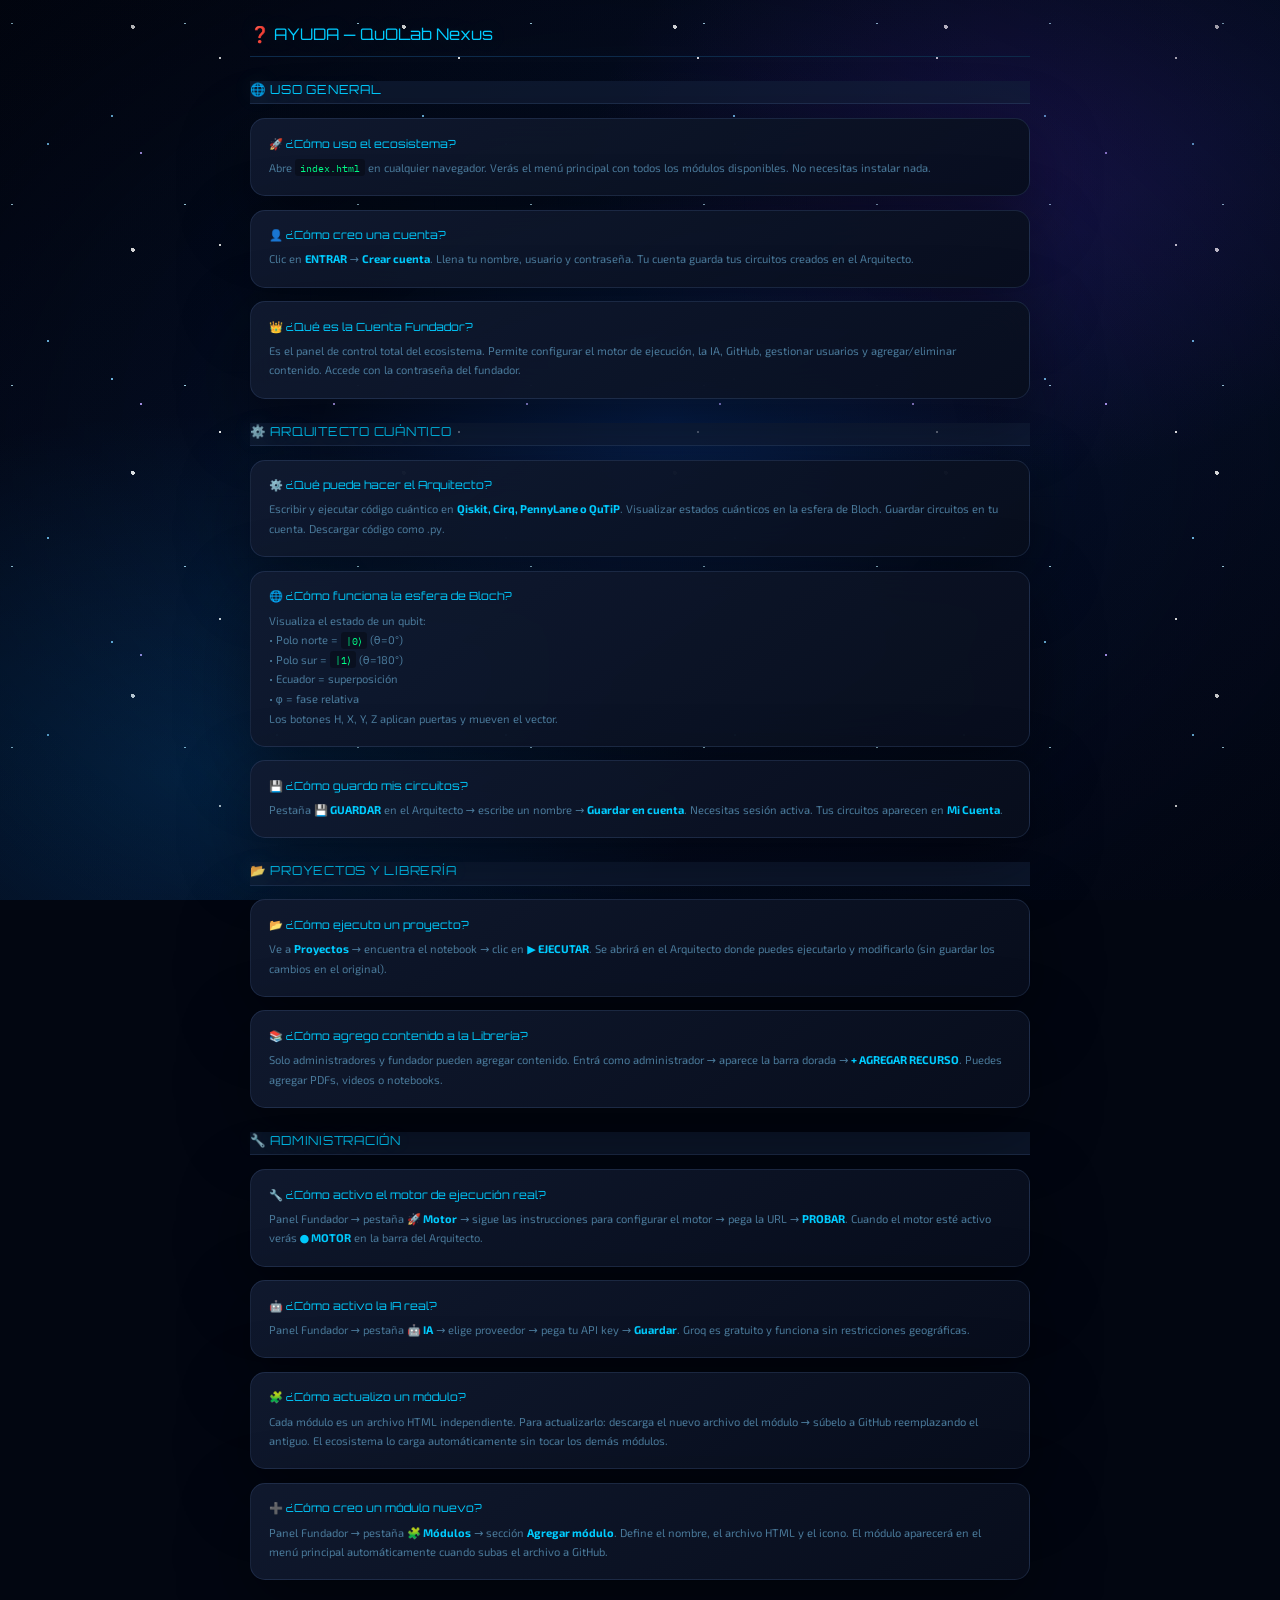
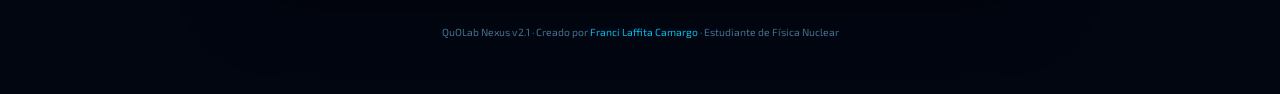
<file: quolab-nexus-help.html>
<!DOCTYPE html>
<html lang="es">
<head>
<script defer src="quolab-nexus-tool-connector.js?v=1.3.0"></script>
<meta charset="UTF-8"><meta name="viewport" content="width=device-width, initial-scale=1.0">
<title>QuOLab Nexus — Ayuda</title>
<link href="https://fonts.googleapis.com/css2?family=Orbitron:wght@400;700&family=JetBrains+Mono:wght@400;500&family=Exo+2:wght@300;400;500;600&display=swap" rel="stylesheet">
<style>
:root{--bg:#010608;--s:#071220;--s2:#0c1c30;--b:#0d2a4a;--b2:#1a3a5c;--bl:#0088ff;--bl2:#00ccff;--gr:#00ff88;--gd:#ffd700;--rd:#ff4466;--tx:#ddeeff;--mu:#4a7a9b;--orb:'Orbitron',monospace;--mono:'JetBrains Mono',monospace;--exo:'Exo 2',sans-serif;}
*{margin:0;padding:0;box-sizing:border-box;}
body{background:var(--bg);color:var(--tx);font-family:var(--exo);min-height:100vh;padding:1.5rem;}
body::before{content:'';position:fixed;inset:0;background-image:linear-gradient(rgba(0,136,255,.03)1px,transparent 1px),linear-gradient(90deg,rgba(0,136,255,.03)1px,transparent 1px);background-size:40px 40px;pointer-events:none;}
.wrap{max-width:780px;margin:0 auto;}
.hdr{font-family:var(--orb);font-size:1rem;color:var(--bl2);margin-bottom:1.5rem;padding-bottom:.75rem;border-bottom:1px solid var(--b);}
.card{background:var(--s);border:1px solid var(--b);border-radius:12px;padding:1.1rem;margin-bottom:.85rem;transition:all .3s;}
.card:hover{border-color:rgba(0,136,255,.3);}
.q{font-family:var(--orb);font-size:.7rem;color:var(--bl2);margin-bottom:.45rem;display:flex;align-items:center;gap:.4rem;}
.a{font-size:.7rem;color:var(--mu);line-height:1.75;}
.a code{font-family:var(--mono);font-size:.65rem;color:var(--gr);background:rgba(0,0,0,.3);padding:.1rem .32rem;border-radius:3px;}
.a strong{color:var(--bl2);}
.sec-title{font-family:var(--orb);font-size:.78rem;color:var(--bl2);margin:1.5rem 0 .85rem;letter-spacing:.06em;padding-bottom:.4rem;border-bottom:1px solid var(--b);}
</style>
<link rel="stylesheet" href="quolab-nexus-quantum-theme.css?v=1.1.0">
<link rel="stylesheet" href="quolab-nexus-rebuild.css?v=3.0.0">
</head>
<body>
<div class="wrap">
<div class="hdr">❓ AYUDA — QuOLab Nexus</div>

<div class="sec-title">🌐 USO GENERAL</div>

<div class="card">
  <div class="q">🚀 ¿Cómo uso el ecosistema?</div>
  <div class="a">Abre <code>index.html</code> en cualquier navegador. Verás el menú principal con todos los módulos disponibles. No necesitas instalar nada.</div>
</div>

<div class="card">
  <div class="q">👤 ¿Cómo creo una cuenta?</div>
  <div class="a">Clic en <strong>ENTRAR</strong> → <strong>Crear cuenta</strong>. Llena tu nombre, usuario y contraseña. Tu cuenta guarda tus circuitos creados en el Arquitecto.</div>
</div>

<div class="card">
  <div class="q">👑 ¿Qué es la Cuenta Fundador?</div>
  <div class="a">Es el panel de control total del ecosistema. Permite configurar el motor de ejecución, la IA, GitHub, gestionar usuarios y agregar/eliminar contenido. Accede con la contraseña del fundador.</div>
</div>

<div class="sec-title">⚙️ ARQUITECTO CUÁNTICO</div>

<div class="card">
  <div class="q">⚙️ ¿Qué puede hacer el Arquitecto?</div>
  <div class="a">Escribir y ejecutar código cuántico en <strong>Qiskit, Cirq, PennyLane o QuTiP</strong>. Visualizar estados cuánticos en la esfera de Bloch. Guardar circuitos en tu cuenta. Descargar código como .py.</div>
</div>

<div class="card">
  <div class="q">🌐 ¿Cómo funciona la esfera de Bloch?</div>
  <div class="a">Visualiza el estado de un qubit:<br>
    • Polo norte = <code>|0⟩</code> (θ=0°)<br>
    • Polo sur = <code>|1⟩</code> (θ=180°)<br>
    • Ecuador = superposición<br>
    • φ = fase relativa<br>
    Los botones H, X, Y, Z aplican puertas y mueven el vector.</div>
</div>

<div class="card">
  <div class="q">💾 ¿Cómo guardo mis circuitos?</div>
  <div class="a">Pestaña <strong>💾 GUARDAR</strong> en el Arquitecto → escribe un nombre → <strong>Guardar en cuenta</strong>. Necesitas sesión activa. Tus circuitos aparecen en <strong>Mi Cuenta</strong>.</div>
</div>

<div class="sec-title">📂 PROYECTOS Y LIBRERÍA</div>

<div class="card">
  <div class="q">📂 ¿Cómo ejecuto un proyecto?</div>
  <div class="a">Ve a <strong>Proyectos</strong> → encuentra el notebook → clic en <strong>▶ EJECUTAR</strong>. Se abrirá en el Arquitecto donde puedes ejecutarlo y modificarlo (sin guardar los cambios en el original).</div>
</div>

<div class="card">
  <div class="q">📚 ¿Cómo agrego contenido a la Librería?</div>
  <div class="a">Solo administradores y fundador pueden agregar contenido. Entrá como administrador → aparece la barra dorada → <strong>+ AGREGAR RECURSO</strong>. Puedes agregar PDFs, videos o notebooks.</div>
</div>

<div class="sec-title">🔧 ADMINISTRACIÓN</div>

<div class="card">
  <div class="q">🔧 ¿Cómo activo el motor de ejecución real?</div>
  <div class="a">Panel Fundador → pestaña <strong>🚀 Motor</strong> → sigue las instrucciones para configurar el motor → pega la URL → <strong>PROBAR</strong>. Cuando el motor esté activo verás <strong>● MOTOR</strong> en la barra del Arquitecto.</div>
</div>

<div class="card">
  <div class="q">🤖 ¿Cómo activo la IA real?</div>
  <div class="a">Panel Fundador → pestaña <strong>🤖 IA</strong> → elige proveedor → pega tu API key → <strong>Guardar</strong>. Groq es gratuito y funciona sin restricciones geográficas.</div>
</div>

<div class="card">
  <div class="q">🧩 ¿Cómo actualizo un módulo?</div>
  <div class="a">Cada módulo es un archivo HTML independiente. Para actualizarlo: descarga el nuevo archivo del módulo → súbelo a GitHub reemplazando el antiguo. El ecosistema lo carga automáticamente sin tocar los demás módulos.</div>
</div>

<div class="card">
  <div class="q">➕ ¿Cómo creo un módulo nuevo?</div>
  <div class="a">Panel Fundador → pestaña <strong>🧩 Módulos</strong> → sección <strong>Agregar módulo</strong>. Define el nombre, el archivo HTML y el icono. El módulo aparecerá en el menú principal automáticamente cuando subas el archivo a GitHub.</div>
</div>

<div style="text-align:center;padding:2rem 0;color:var(--mu);font-size:.65rem;">
  QuOLab Nexus v2.1 · Creado por <span style="color:var(--bl2);">Franci Laffita Camargo</span> · Estudiante de Física Nuclear
</div>
</div>
<script>
function getHelpContent(){return document.body?.innerText||'';}
function postCore(t,d={}){const name=String(t||'').replace(/^(?:OPENQ|QCOL|NEXUS)_/,'');window.parent.postMessage({type:'NEXUS_'+name,protocol:'QUOLAB_NEXUS_V1',...d},location.origin);}
postCore('QCOL_GET_CONFIG');
</script>
</body>
</html>
</file>
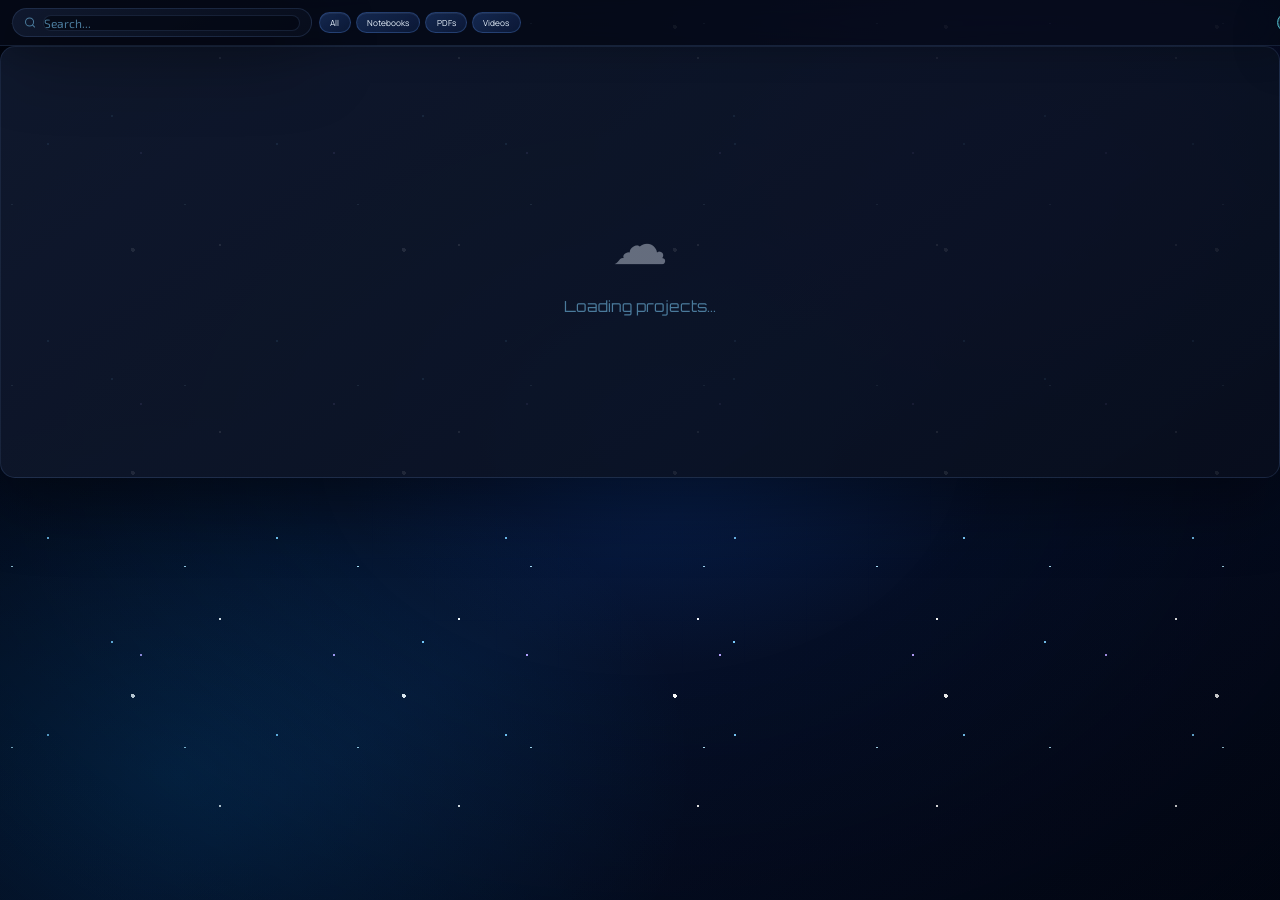
<file: quolab-nexus-projects.html>
<!DOCTYPE html>
<html lang="en">
<head>
<script defer src="quolab-nexus-tool-connector.js?v=1.3.0"></script>
<meta charset="UTF-8"><meta name="viewport" content="width=device-width, initial-scale=1.0">
<title>QuOLab Nexus — Projects</title>
<link href="https://fonts.googleapis.com/css2?family=Orbitron:wght@400;700&family=JetBrains+Mono:wght@400;500&family=Exo+2:wght@300;400;500;600&display=swap" rel="stylesheet">
<style>
:root{--bg:#010608;--s:#071220;--s2:#0c1c30;--b:#0d2a4a;--b2:#1a3a5c;--bl:#0088ff;--bl2:#00ccff;--gr:#00ff88;--gd:#ffd700;--rd:#ff4466;--tx:#ddeeff;--mu:#4a7a9b;--orb:'Orbitron',monospace;--mono:'JetBrains Mono',monospace;--exo:'Exo 2',sans-serif;}
*{margin:0;padding:0;box-sizing:border-box;}
body{background:var(--bg);color:var(--tx);font-family:var(--exo);min-height:100vh;}
body::before{content:'';position:fixed;inset:0;background-image:linear-gradient(rgba(0,136,255,.03)1px,transparent 1px),linear-gradient(90deg,rgba(0,136,255,.03)1px,transparent 1px);background-size:40px 40px;pointer-events:none;}
.notif{position:fixed;top:.8rem;right:.8rem;z-index:999;padding:.55rem 1rem;background:rgba(4,14,28,.97);border:1px solid var(--bl2);border-radius:8px;font-family:var(--orb);font-size:.6rem;color:var(--bl2);transform:translateX(130%);transition:transform .3s; backdrop-filter: blur(2px);}
.notif.show{transform:translateX(0);}
.toolbar{display:flex;align-items:center;gap:.7rem;padding:.85rem 1.3rem;background:var(--s);border-bottom:1px solid var(--b);flex-wrap:wrap;position:sticky;top:0;z-index:10;}
.search-box{display:flex;align-items:center;gap:.4rem;background:rgba(0,0,0,.35);border:1px solid var(--b2);border-radius:7px;padding:.32rem .7rem;flex:1;max-width:300px;}
.search-box input{background:transparent;border:none;color:var(--tx);font-family:var(--exo);font-size:.75rem;outline:none;width:100%;}
.search-box input::placeholder{color:var(--mu);}
.filter-btns{display:flex;gap:.3rem;}
.fbtn{padding:.28rem .65rem;background:transparent;border:1px solid var(--b2);border-radius:5px;color:var(--mu);font-family:var(--orb);font-size:.52rem;cursor:pointer;transition:all .2s;}
.fbtn.on{background:rgba(0,136,255,.15);border-color:var(--bl);color:var(--bl2);}
.btn{padding:.32rem .75rem;border:none;border-radius:6px;font-family:var(--orb);font-size:.55rem;cursor:pointer;transition:all .2s;white-space:nowrap;}
.btn-pri{background:linear-gradient(135deg,#003388,var(--bl));color:#fff;}
.btn-pri:hover{transform:translateY(-1px);box-shadow:0 4px 12px rgba(0,136,255,.4);}
.empty{display:flex;flex-direction:column;align-items:center;justify-content:center;padding:5rem 2rem;text-align:center;gap:1.2rem;min-height:55vh;}
.empty-icon{font-size:3.5rem;opacity:.4;}
.empty-title{font-family:var(--orb);font-size:.95rem;color:var(--mu);}
.empty-desc{font-size:.74rem;color:var(--mu);max-width:380px;line-height:1.75;opacity:.7;}
.grid{display:grid;grid-template-columns:repeat(auto-fill,minmax(270px,1fr));gap:1rem;padding:1.3rem;max-width:1200px;margin:0 auto;width:100%;}
.card{background:var(--s);border:1px solid var(--b);border-radius:13px;overflow:hidden;transition:all .3s;animation:fu .4s ease both;}
@keyframes fu{from{opacity:0;transform:translateY(10px);}to{opacity:1;transform:translateY(0);}}
.card:hover{border-color:rgba(0,136,255,.5);transform:translateY(-3px);box-shadow:0 12px 32px rgba(0,136,255,.1);}
.card-hdr{padding:.75rem 1rem;background:var(--s2);border-bottom:1px solid var(--b);display:flex;align-items:center;justify-content:space-between;}
.tbadge{font-family:var(--orb);font-size:.5rem;padding:.13rem .42rem;border-radius:4px;}
.tnb{background:rgba(0,136,255,.15);color:var(--bl2);border:1px solid rgba(0,136,255,.3);}
.tpdf{background:rgba(255,68,102,.12);color:#ff8899;border:1px solid rgba(255,68,102,.3);}
.tvid{background:rgba(0,255,136,.1);color:var(--gr);border:1px solid rgba(0,255,136,.3);}
.card-tags{font-family:var(--mono);font-size:.5rem;color:var(--mu);}
.card-body{padding:1rem;}
.card-title{font-family:var(--orb);font-size:.72rem;color:var(--tx);margin-bottom:.35rem;}
.card-desc{font-size:.68rem;color:var(--mu);line-height:1.65;margin-bottom:.8rem;}
.card-meta{display:flex;gap:.85rem;font-size:.6rem;color:var(--mu);margin-bottom:.75rem;font-family:var(--mono);}
.card-actions{display:flex;gap:.4rem;}
.btn-exec{flex:1;padding:.52rem;background:linear-gradient(135deg,rgba(0,136,255,.18),rgba(0,200,255,.08));border:1px solid rgba(0,136,255,.4);border-radius:7px;color:var(--bl2);font-family:var(--orb);font-size:.58rem;cursor:pointer;transition:all .2s;}
.btn-exec:hover{background:rgba(0,136,255,.28);}
.btn-del{padding:.52rem .65rem;background:rgba(255,68,102,.08);border:1px solid rgba(255,68,102,.2);border-radius:7px;color:#ff8899;font-family:var(--orb);font-size:.58rem;cursor:pointer;}
.btn-del:hover{background:rgba(255,68,102,.18);}
.btn-edit{padding:.52rem .65rem;background:rgba(0,255,136,.08);border:1px solid rgba(0,255,136,.2);border-radius:7px;color:#88ffaa;font-family:var(--orb);font-size:.58rem;cursor:pointer;}
.btn-edit:hover{background:rgba(0,255,136,.18);}
.modal-ov{display:none;position:fixed;inset:0;background:rgba(0,0,0,.92);z-index:500;align-items:center;justify-content:center;backdrop-filter: blur(3px);}
.modal-ov.open{display:flex;}
.modal{background:var(--s);border:1px solid rgba(0,136,255,.45);border-radius:14px;padding:1.7rem;width:min(500px,92vw);max-height:90vh;overflow-y:auto;animation:su .3s ease;}
@keyframes su{from{transform:translateY(16px);opacity:0;}to{transform:translateY(0);opacity:1;}}
.modal-title{font-family:var(--orb);font-size:.88rem;color:var(--bl2);margin-bottom:1.2rem;}
.fg{margin-bottom:.8rem;}
.fl{font-family:var(--orb);font-size:.52rem;color:var(--mu);letter-spacing:.1em;display:block;margin-bottom:.25rem;}
.fi{width:100%;background:rgba(0,0,0,.5);border:1px solid var(--b2);border-radius:7px;padding:.5rem .8rem;color:var(--tx);font-family:var(--exo);font-size:.78rem;outline:none;}
.fi:focus{border-color:rgba(0,136,255,.7);}
select.fi{cursor:pointer;}
textarea.fi{resize:vertical;min-height:70px;line-height:1.6;}
.btn-row{display:flex;gap:.5rem;margin-top:.8rem;}
.btn-cancel{padding:.45rem .9rem;background:transparent;border:1px solid var(--b2);border-radius:7px;color:var(--mu);font-family:var(--orb);font-size:.58rem;cursor:pointer;}
.g2{display:grid;grid-template-columns:1fr 1fr;gap:.7rem;}
.banner{margin:1rem 1.3rem 0;padding:.5rem .9rem;border:1px solid rgba(255,215,0,.3);background:rgba(255,215,0,.06);border-radius:8px;font-family:var(--orb);font-size:.52rem;color:var(--gd);display:flex;align-items:center;gap:.6rem;}
.banner button{margin-left:auto;}
.hint{font-size:.62rem;color:var(--mu);line-height:1.6;margin-bottom:.8rem;}
</style>
<link rel="stylesheet" href="quolab-nexus-quantum-theme.css?v=1.1.0">
<link rel="stylesheet" href="quolab-nexus-rebuild.css?v=3.0.0">
</head>
<body>
<div class="notif" id="notif"></div>
<div class="toolbar">
  <div class="search-box">
    <svg width="13" height="13" viewBox="0 0 24 24" fill="none"><circle cx="11" cy="11" r="8" stroke="#4a7a9b" stroke-width="2"/><path d="M21 21l-4.35-4.35" stroke="#4a7a9b" stroke-width="2" stroke-linecap="round"/></svg>
    <input id="search" placeholder="Search..." oninput="render()">
  </div>
  <div class="filter-btns">
    <button class="fbtn on" onclick="setF('all',this)">All</button>
    <button class="fbtn" onclick="setF('nb',this)">Notebooks</button>
    <button class="fbtn" onclick="setF('pdf',this)">PDFs</button>
    <button class="fbtn" onclick="setF('video',this)">Videos</button>
  </div>
</div>
<div id="content"></div>

<!-- EDIT MODAL (solo para PDFs y Videos; los notebooks se editan en Quantum Notebook) -->
<div class="modal-ov" id="edit-modal">
  <div class="modal">
    <div class="modal-title">✏️ Edit Project</div>
    <div class="fg"><label class="fl">TITLE</label><input class="fi" id="e-t" placeholder="Project title"></div>
    <div class="fg"><label class="fl">TYPE</label>
      <select class="fi" id="e-type" disabled style="opacity:0.7;">
        <option value="pdf">PDF / LaTeX</option>
        <option value="video">Video</option>
        <option value="nb">Notebook .ipynb</option>
      </select>
    </div>
    <div class="fg" id="e-id-wrap"><label class="fl">FILE ID (unique, not editable)</label><input class="fi" id="e-id" readonly disabled style="opacity:0.7;background:#0a1428;"></div>
    <div class="fg"><label class="fl">DESCRIPTION</label><textarea class="fi" id="e-desc" placeholder="Description"></textarea></div>
    <div class="fg" id="e-url-wrap"><label class="fl">URL</label><input class="fi" id="e-url" placeholder="https://..."></div>
    <div class="fg"><label class="fl">TAGS</label><input class="fi" id="e-tags" placeholder="tags"></div>
    <div class="g2">
      <div class="fg"><label class="fl">CELLS / PAGES</label><input class="fi" id="e-size" type="number"></div>
      <div class="fg"><label class="fl">TIME (min)</label><input class="fi" id="e-time" type="number"></div>
    </div>
    <div class="btn-row">
      <button class="btn btn-pri" onclick="updateProj()">💾 Save changes</button>
      <button class="btn-cancel" onclick="closeEdit()">Cancel</button>
    </div>
  </div>
</div>

<!-- FOUNDER KEY MODAL -->
<div class="modal-ov" id="key-modal">
  <div class="modal">
    <div class="modal-title">🔑 Founder key</div>
    <p class="hint">Enter the founder key to manage items you did not publish from this device. It is stored only in this browser.</p>
    <div class="fg"><input class="fi" id="key-inp" type="password" placeholder="Founder key" autocomplete="off"></div>
    <div class="btn-row">
      <button class="btn btn-pri" onclick="keyModalOk()">✅ Confirm</button>
      <button class="btn-cancel" onclick="keyModalCancel()">Cancel</button>
    </div>
  </div>
</div>

<script src="quolab-nexus-repo-sync.js"></script>
<script>
let curUser=null,isAdmin=false,isFounder=false,cfg={},filt='all';
let editingProjId=null;
let items=[],loading=true,loadError=null,refreshFn=null;

function postCore(t,d={}){const name=String(t||'').replace(/^(?:OPENQ|QCOL|NEXUS)_/,'');window.parent.postMessage({type:'NEXUS_'+name,protocol:'QUOLAB_NEXUS_V1',...d},location.origin);}
function notify(msg){const n=document.getElementById('notif');n.textContent=msg;n.classList.add('show');clearTimeout(n._t);n._t=setTimeout(()=>n.classList.remove('show'),3000);postCore('OPENQ_NOTIFY',{msg});}
function errMsg(e){return RepoSync.friendlyError(e);}

window.addEventListener('message',e=>{
  const d=e.data;if(!d?.type)return;
  if(typeof d.type==='string'&&d.type.indexOf('QCOL_')===0)d.type='OPENQ_'+d.type.slice(5); // compat.
  if(d.type==='OPENQ_CONFIG'){cfg=d;}
  if(d.type==='OPENQ_USER_UPDATE'){
    curUser=d.user;
    isAdmin = (curUser?.role==='admin' || curUser?.role==='founder');
    isFounder = (curUser?.role==='founder');
    render();
  }
});
postCore('OPENQ_GET_CONFIG');

// ==================== DATA (nube) ====================
function fromRow(r){
  return {id:r.id,type:r.kind,slug:r.slug||'',title:r.title||'',desc:r.description||'',
    tags:r.tags||'',size:r.cell_count||0,time:r.est_minutes||0,url:r.file_url||'',
    author:r.author_name||'',added:r.created_at||''};
}
function getP(){return items;}
function applyRows(rows,err){
  loading=false;
  if(err){
    loadError=err;
    if(!items.length){const c=RepoSync.getCached();if(c&&c.length)items=c.map(fromRow);}
  }else{
    loadError=null;
    items=rows.map(fromRow);
  }
  render();
}
function reload(){ if(refreshFn) return refreshFn(); }

// ==================== FILTERS ====================
function setF(f,el){filt=f;document.querySelectorAll('.fbtn').forEach(b=>b.classList.remove('on'));el.classList.add('on');render();}

// ==================== PERMISOS ====================
// Solo el autor original (que tiene la ownKey guardada en su navegador) o el founder pueden editar/borrar.
function canManage(p){ return isFounder || RepoSync.hasOwnKey(p.id); }

function askFounderKey(){
  return new Promise(resolve=>{
    window._keyResolve=resolve;
    const i=document.getElementById('key-inp'); i.value='';
    document.getElementById('key-modal').classList.add('open');
    setTimeout(()=>i.focus(),50);
  });
}
function keyModalOk(){
  const v=document.getElementById('key-inp').value.trim();
  document.getElementById('key-modal').classList.remove('open');
  if(window._keyResolve){window._keyResolve(v||null);window._keyResolve=null;}
}
function keyModalCancel(){
  document.getElementById('key-modal').classList.remove('open');
  if(window._keyResolve){window._keyResolve(null);window._keyResolve=null;}
}
document.getElementById('key-inp').addEventListener('keydown',e=>{if(e.key==='Enter')keyModalOk();});

async function ensureFounderKey(){
  let k=RepoSync.getFounderKey();
  if(k) return k;
  k=await askFounderKey();
  if(!k) return null;
  try{
    const ok=await RepoSync.verifyFounder(k);
    if(!ok){notify('❌ Wrong founder key');return null;}
  }catch(e){notify('❌ '+errMsg(e));return null;}
  RepoSync.setFounderKey(k);
  return k;
}
// llave a usar para un item: la propia (si lo publiqué yo) o la del fundador
async function keyFor(id){
  const own=RepoSync.ownKey(id);
  if(own) return own;
  if(isFounder) return await ensureFounderKey();
  return null;
}

// ==================== RENDER ====================
function render(){
  const q=document.getElementById('search').value.toLowerCase();
  const all=getP().filter(p=>{
    const mf=filt==='all'||p.type===filt;
    const mq=!q||p.title.toLowerCase().includes(q)||(p.desc||'').toLowerCase().includes(q)||(p.tags||'').toLowerCase().includes(q);
    return mf&&mq;
  });
  const c=document.getElementById('content');
  let banner='';
  if(loadError){
    banner=`<div class="banner">⚠️ No connection to the cloud${items.length?' — showing the last saved copy':''}.<button class="btn btn-pri" onclick="reload()">Retry</button></div>`;
  }
  if(loading&&!items.length){
    c.innerHTML=`<div class="empty"><div class="empty-icon">☁️</div><div class="empty-title">Loading projects...</div></div>`;return;
  }
  if(all.length===0){
    c.innerHTML=banner+`<div class="empty"><div class="empty-icon">📂</div>
      <div class="empty-title">${q?'No results':'No projects yet'}</div>
      <div class="empty-desc">${q?'No projects found for "'+escapeHtml(q)+'"':'Nothing has been published yet. Publish a notebook from Quantum Notebook → 📤 PUBLISH.'}</div>
    </div>`;return;
  }
  c.innerHTML=banner+'<div class="grid">'+all.map(p=>{
    const tl=p.type==='nb'?'NOTEBOOK':p.type==='pdf'?'PDF LaTeX':'VIDEO';
    const tc=p.type==='nb'?'tnb':p.type==='pdf'?'tpdf':'tvid';
    const meta=p.type==='nb'?`<span>⚛ ${p.size||0} cells</span><span>⏱ ${p.time||10} min</span>`:p.type==='pdf'?`<span>📄 ${p.size||10} pages</span><span>⏱ ${p.time||10} min</span>`:`<span>▶ Video</span><span>⏱ ${p.time||10} min</span>`;
    const author=p.author?`<div class="card-meta"><span>👤 ${escapeHtml(p.author)}</span></div>`:'';
    const manage=canManage(p);
    const delBtn = manage ? `<button class="btn-del" onclick="delProj('${p.id}')" title="Delete permanently">🗑</button>` : '';
    const editBtn = manage ? `<button class="btn-edit" onclick="editProj('${p.id}')" title="Edit project">✏️</button>` : '';
    const execText = p.type==='nb'?'▶ RUN':p.type==='pdf'?'📖 VIEW':'▶ VIEW';
    const linkBtn = p.type==='nb' ? `<button class="btn-edit" onclick="copyNbLink('${p.id}')" title="Copy direct link / Copiar enlace directo">🔗</button>` : '';
    return`<div class="card"><div class="card-hdr"><span class="tbadge ${tc}">${tl}</span><span class="card-tags">${escapeHtml(p.tags||'')}</span></div>
      <div class="card-body"><div class="card-title">${escapeHtml(p.title)}</div><p class="card-desc">${escapeHtml(p.desc||'')}</p>
      <div class="card-meta">${meta}</div>${author}
      <div class="card-actions"><button class="btn-exec" onclick="execProj('${p.id}')">${execText}</button>${linkBtn}${editBtn}${delBtn}</div></div></div>`;
  }).join('')+'</div>';
}

function escapeHtml(str){if(!str)return '';return String(str).replace(/[&<>"']/g,function(m){return {'&':'&amp;','<':'&lt;','>':'&gt;','"':'&quot;',"'":'&#39;'}[m];});}

// ==================== EJECUTAR / ABRIR ====================

// ===== ENLACE DIRECTO (copiar) =====
function nexusSlug(t){return String(t||'').normalize('NFD').replace(/[\u0300-\u036f]/g,'').toLowerCase().replace(/[^a-z0-9]+/g,'-').replace(/^-+|-+$/g,'').slice(0,60);}
function nexusDirectLink(kind,id,title){
  let L; try{ L=(window.parent!==window)?window.parent.location:window.location; }catch(e){ L=window.location; }
  const sl=nexusSlug(title);
  return L.origin+L.pathname.replace(/[^\/]*$/,'')+'#'+kind+'/'+encodeURIComponent(id)+(sl?'/'+sl:'');
}
async function nexusCopyText(txt){
  try{ await navigator.clipboard.writeText(txt); return true; }catch(e){}
  try{ const ta=document.createElement('textarea'); ta.value=txt; ta.style.position='fixed'; ta.style.opacity='0'; document.body.appendChild(ta); ta.select(); const ok=document.execCommand('copy'); ta.remove(); if(ok) return true; }catch(e){}
  try{ window.prompt('Copy this link / Copia este enlace:',txt); }catch(e){}
  return false;
}
async function copyNbLink(id){
  const p=items.find(x=>x.id===id); const url=nexusDirectLink('notebook',id,p&&p.title);
  const ok=await nexusCopyText(url); notify(ok?'🔗 Direct link copied':'🔗 '+url);
}
async function execProj(id) {
  const p = items.find(x => x.id === id);
  if (!p) { notify('Project not found'); return; }

  if (p.type === 'nb') {
    notify('⏳ Loading notebook...');
    try{
      const row = await RepoSync.getContent(id);
      const cells = Array.isArray(row.content) ? row.content : [];
      const nb = {
        id: id,
        title: row.title || 'Untitled',
        name:  row.title || 'Untitled',
        desc:  row.description || '',
        tags:  row.tags || '',
        cells: cells.length ? cells : [{
          id:'c'+Date.now(), type:'markdown',
          code:`# ${row.title||'Notebook'}\n\n${row.description||''}`,
          output:'', exec_count:null, mdEdit:false
        }]
      };
      // El core enruta este mensaje al Quantum Notebook (modo exposición)
      window.parent.postMessage({ type:'NEXUS_OPEN_NB_EXPOSITION', nb:nb, expositionMode:true }, '*');
      notify('👁 Opening in exposition mode...');
    }catch(e){
      notify(e.message==='not_found' ? '⚠️ This notebook no longer exists' : '❌ '+errMsg(e));
      reload();
    }
  } else if (p.type === 'pdf') {
    if (p.url) { window.open(p.url, '_blank', 'noopener'); return; }
    const gh = cfg && cfg.ghUser ? cfg.ghUser : 'laffitacamargof-create';
    const repo = cfg && cfg.ghRepo ? cfg.ghRepo : 'quantum-computing-open-lab';
    window.open(`https://github.com/${gh}/${repo}/blob/main/docs/${p.slug||p.id}.pdf`, '_blank', 'noopener');
  } else if (p.type === 'video') {
    if (p.url) window.open(p.url, '_blank', 'noopener');
    else notify('⚠️ This video has no URL yet');
  } else {
    notify('Unrecognized project type: ' + p.type);
  }
}

// ==================== DELETE ====================
async function delProj(id){
  const p=items.find(x=>x.id===id);
  if(!p){ notify('❌ Project not found'); return; }
  // ✅ Solo el autor original (con ownKey en este navegador) o el founder pueden borrar
  if(!canManage(p)){ notify('🔒 You can only delete notebooks you published from this device'); return; }
  if(!confirm('⚠️ Permanently delete "'+p.title+'" for everyone?'))return;
  const key=await keyFor(id);
  if(!key){ notify('❌ Key required'); return; }
  try{
    await RepoSync.remove(id,key);
    notify('🗑 Project deleted');
  }catch(e){
    if(/forbidden/i.test(e.message)&&isFounder) RepoSync.clearFounderKey();
    notify('❌ '+errMsg(e));
  }
  reload();
}

// ==================== EDIT ====================
// Los notebooks se editan en Quantum Notebook (nombre, descripción, celdas).
// Los PDFs/Videos se editan en el modal local (título, URL, tags, etc.).
async function editProj(id){
  const proj=items.find(p=>p.id===id);
  if(!proj){ notify('Project not found'); return; }
  // ✅ Solo el autor original o el founder pueden editar
  if(!canManage(proj)){ notify('🔒 You can only edit notebooks you published from this device'); return; }

  // 📓 NOTEBOOK → abrir Quantum Notebook en modo edición
  if(proj.type === 'nb'){
    notify('⏳ Opening notebook editor...');
    try{
      const row = await RepoSync.getContent(id);
      const cells = Array.isArray(row.content) ? row.content : [];
      const nb = {
        title: row.title || 'Untitled',
        name:  row.title || 'Untitled',
        desc:  row.description || '',
        tags:  row.tags || '',
        cells: cells.length ? cells : [{
          id:'c'+Date.now(), type:'markdown',
          code:`# ${row.title||'Notebook'}\n\n${row.description||''}`,
          output:'', exec_count:null, mdEdit:false
        }],
        repoId: id  // ← importante: para que el Notebook sepa que es edición de un item existente
      };
      // Enviar al core: abrir Quantum Notebook SIN modo exposición (modo edición)
      window.parent.postMessage({
        type:'NEXUS_OPEN_NB_EDIT',
        nb: nb,
        repoId: id
      }, '*');
      notify('✏️ Opening in edit mode...');
    }catch(e){
      notify(e.message==='not_found' ? '⚠️ This notebook no longer exists' : '❌ '+errMsg(e));
      reload();
    }
    return;
  }

  // 📄 PDF / 🎬 VIDEO → modal local
  editingProjId=id;
  document.getElementById('e-t').value=proj.title;
  document.getElementById('e-type').value=proj.type;
  document.getElementById('e-id').value=proj.slug||'';
  document.getElementById('e-id-wrap').style.display=proj.type==='nb'?'none':'';
  document.getElementById('e-url-wrap').style.display=proj.type==='nb'?'none':'';
  document.getElementById('e-url').value=proj.url||'';
  document.getElementById('e-desc').value=proj.desc||'';
  document.getElementById('e-tags').value=proj.tags||'';
  document.getElementById('e-size').value=proj.size||10;
  document.getElementById('e-time').value=proj.time||15;
  document.getElementById('edit-modal').classList.add('open');
}
function closeEdit(){ document.getElementById('edit-modal').classList.remove('open'); editingProjId=null; }
async function updateProj(){
  if(!editingProjId){ notify('Internal error'); closeEdit(); return; }
  const id=editingProjId;
  const proj=items.find(p=>p.id===id);
  if(!proj||!canManage(proj)){ notify('Action denied'); closeEdit(); return; }
  const newTitle=document.getElementById('e-t').value.trim();
  const newDesc=document.getElementById('e-desc').value.trim();
  const newTags=document.getElementById('e-tags').value.trim();
  const newSize=parseInt(document.getElementById('e-size').value)||10;
  const newTime=parseInt(document.getElementById('e-time').value)||15;
  const newUrl=document.getElementById('e-url').value.trim();
  if(!newTitle){ notify('Title cannot be empty'); return; }
  if(newUrl&&!/^https?:\/\//i.test(newUrl)){notify('URL must start with http:// or https://');return;}
  const key=await keyFor(id);
  if(!key){ notify('❌ Key required'); return; }
  const fields={title:newTitle,description:newDesc,tags:newTags,cell_count:newSize,est_minutes:newTime};
  if(proj.type!=='nb'&&newUrl) fields.file_url=newUrl;
  try{
    await RepoSync.update(id,key,fields);
    notify('✏️ Project updated');
    closeEdit();
  }catch(e){
    if(/forbidden/i.test(e.message)&&isFounder) RepoSync.clearFounderKey();
    notify('❌ '+errMsg(e));
  }
  reload();
}

// ==================== MODAL CLOSE EVENTS ====================
document.getElementById('edit-modal').addEventListener('click',e=>{if(e.target===document.getElementById('edit-modal'))closeEdit();});

// ==================== INICIO ====================
window.render=render;
render();
if(window.RepoSync){
  refreshFn=RepoSync.startPolling(applyRows,30000);
}else{
  loading=false;loadError=new Error('quolab-nexus-repo-sync.js not loaded');render();
}
</script>
</body>
</html>
</file>
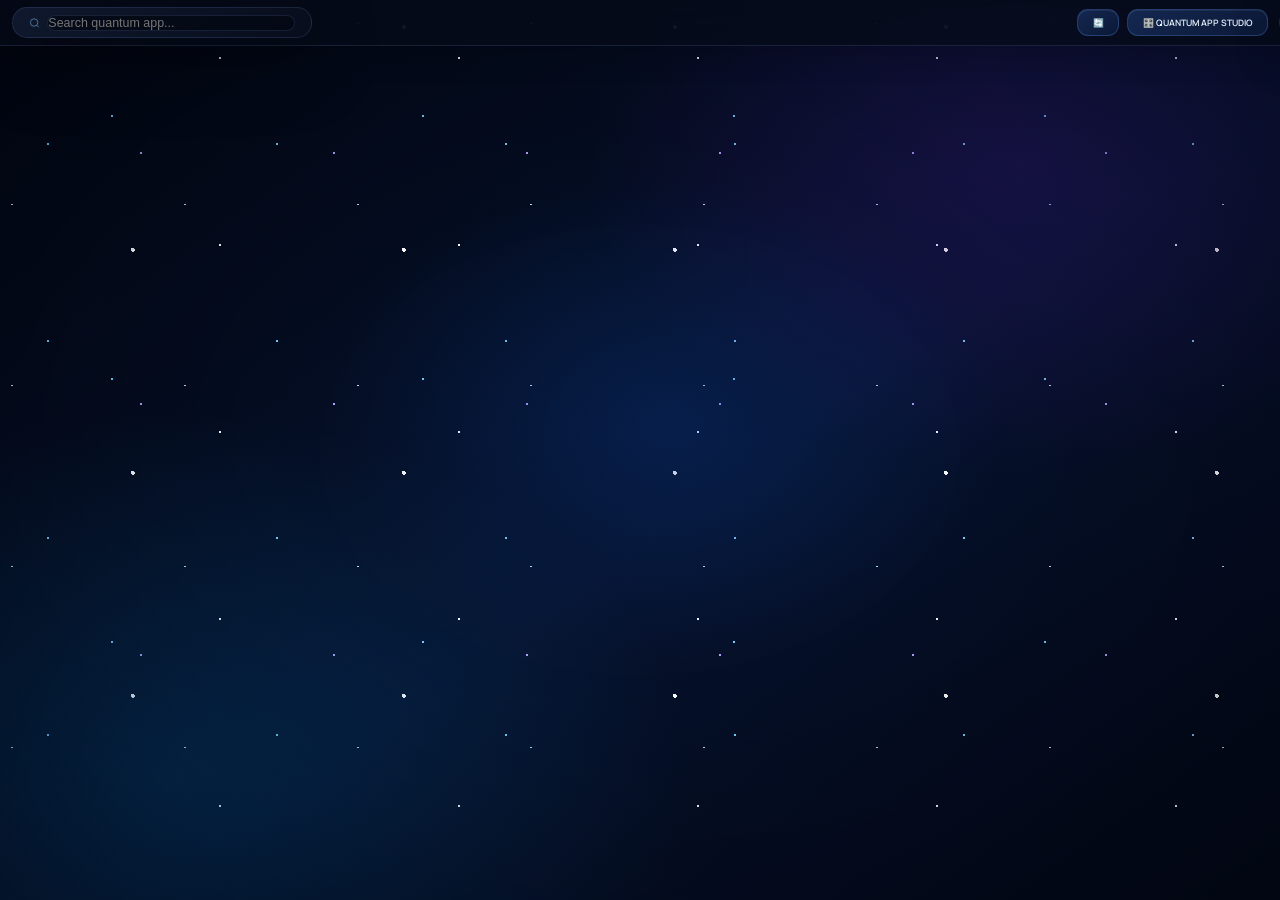
<file: quolab-nexus-quantum-puzzle.html>
<!DOCTYPE html>
<html lang="en">
<head>
<script src="quolab-nexus-core.js?v=20261121-routing-broker-2"></script>
<script src="quolab-nexus-connectors-core.js?v=20261121-routing-broker-2"></script>
<script src="quolab-nexus-tool-connector.js?v=20261121-routing-broker-2"></script>
<meta charset="UTF-8">
<meta name="viewport" content="width=device-width, initial-scale=1.0, user-scalable=yes">
<title>QuOLab Nexus — Quantum Puzzle</title>
<link href="https://fonts.googleapis.com/css2?family=Orbitron:wght@400;700;800&family=JetBrains+Mono:wght@400;500&family=Exo+2:wght@300;400;500;600;700&display=swap" rel="stylesheet">
<style>
*{margin:0;padding:0;box-sizing:border-box;}
:root{
    --bg: #010608;
    --s: #071220;
    --s2: #0c1c30;
    --b: #0d2a4a;
    --b2: #1a3a5c;
    --bl: #0088ff;
    --bl2: #00ccff;
    --gr: #00ff88;
    --gd: #ffd700;
    --rd: #ff4466;
    --pu: #c084fc;
    --tx: #ddeeff;
    --mu: #4a7a9b;
    --orb: 'Orbitron', monospace;
    --mono: 'JetBrains Mono', monospace;
    --exo: 'Exo 2', sans-serif;
}
body{
    background: var(--bg);
    color: var(--tx);
    font-family: var(--exo);
    min-height: 100vh;
}
body::before{
    content: '';
    position: fixed;
    inset: 0;
    background-image: radial-gradient(rgba(0,200,255,.05) 0.8px, transparent 0.8px);
    background-size: 28px 28px;
    pointer-events: none;
    z-index:0;
}
.notif{
    position:fixed;
    top:.8rem;
    right:.8rem;
    z-index:1000;
    padding:.6rem 1.2rem;
    background:rgba(4,14,28,.98);
    border-left:3px solid var(--bl2);
    border-radius:10px;
    font-family:var(--orb);
    font-size:.65rem;
    color:var(--bl2);
    backdrop-filter:blur(10px);
    transform:translateX(130%);
    transition:transform .25s;
    box-shadow:0 4px 15px rgba(0,0,0,0.5);
}
.notif.show{transform:translateX(0);}
.admin-bar{
    display:none;
    background:rgba(0,20,50,.75);
    backdrop-filter:blur(8px);
    border-bottom:1px solid var(--gd);
    padding:.6rem 1.5rem;
    font-family:var(--orb);
    font-size:.58rem;
    color:var(--gd);
    align-items:center;
    gap:.8rem;
    z-index:20;
}
.admin-bar.show{display:flex;}
.toolbar{
    display:flex;
    align-items:center;
    justify-content:space-between;
    gap:.8rem;
    padding:.9rem 1.5rem;
    background:linear-gradient(135deg, rgba(7,18,32,0.85), rgba(12,28,48,0.9));
    backdrop-filter:blur(12px);
    border-bottom:1px solid var(--b);
    flex-wrap:wrap;
    position:sticky;
    top:0;
    z-index:15;
}
.search-box{
    display:flex;
    align-items:center;
    gap:.45rem;
    background:rgba(0,0,0,.45);
    border:1px solid var(--b2);
    border-radius:40px;
    padding:.38rem 1rem;
    flex:1;
    max-width:300px;
}
.search-box input{
    background:transparent;
    border:none;
    color:var(--tx);
    font-size:.78rem;
    outline:none;
    width:100%;
}
.filter-tag{
    display:flex;
    gap:.5rem;
    flex-wrap:wrap;
}
.tag-chip{
    background:transparent;
    border:1px solid var(--b2);
    padding:.28rem .85rem;
    border-radius:40px;
    color:var(--mu);
    font-family:var(--orb);
    font-size:.55rem;
    cursor:pointer;
    transition:all .2s;
}
.tag-chip.active{
    background:linear-gradient(135deg, rgba(0,136,255,0.2), rgba(0,200,255,0.1));
    border-color:var(--bl);
    color:var(--bl2);
}
.btn{
    padding:.4rem .9rem;
    border:none;
    border-radius:40px;
    font-family:var(--orb);
    font-size:.55rem;
    font-weight:600;
    cursor:pointer;
    transition:all .2s;
}
.btn-pri{
    background:linear-gradient(125deg, #0055aa, var(--bl));
    color:white;
}
.btn-pri:hover{
    transform:translateY(-1px);
    box-shadow:0 6px 14px rgba(0,136,255,0.5);
}
.btn-refresh{
    background:linear-gradient(125deg, #00aa66, #00cc88);
    color:white;
}
.btn-refresh:hover{
    transform:translateY(-1px);
    box-shadow:0 6px 14px rgba(0,204,136,0.5);
}
.grid{
    display:grid;
    grid-template-columns:repeat(auto-fill, minmax(280px, 1fr));
    gap:1.4rem;
    padding:1.8rem;
    max-width:1400px;
    margin:0 auto;
}
.card{
    background:linear-gradient(145deg, var(--s), #081828);
    border:1px solid rgba(0,136,255,0.25);
    border-radius:24px;
    overflow:hidden;
    transition:all 0.3s;
    animation:fadeUp 0.4s ease both;
}
@keyframes fadeUp{
    from{opacity:0; transform:translateY(16px);}
    to{opacity:1;transform:translateY(0);}
}
.card:hover{
    border-color:rgba(0,200,255,0.6);
    transform:translateY(-3px);
}
.card-header{
    padding:.9rem 1.2rem;
    background:rgba(0,40,65,0.5);
    border-bottom:1px solid var(--b);
    display:flex;
    justify-content:space-between;
    align-items:center;
}
.badge-app{
    background:linear-gradient(95deg, #7c3aed, #c084fc);
    padding:.2rem .65rem;
    border-radius:40px;
    font-family:var(--orb);
    font-size:.5rem;
    font-weight:bold;
    color:#f0e6ff;
}
.card-body{padding:1.1rem 1.2rem 1.2rem;}
.card-title{
    font-family:var(--orb);
    font-size:.85rem;
    font-weight:700;
    letter-spacing:-0.2px;
    color:var(--bl2);
    margin-bottom:.45rem;
}
.card-desc{
    font-size:.7rem;
    color:var(--mu);
    line-height:1.55;
    margin-bottom:.9rem;
}
.card-meta{
    display:flex;
    gap:1rem;
    font-size:.6rem;
    font-family:var(--mono);
    color:#5f8ab0;
    margin-bottom:.9rem;
}
.tags{
    display:flex;
    flex-wrap:wrap;
    gap:.35rem;
    margin-bottom:1rem;
}
.tag{
    background:rgba(100,100,200,0.1);
    border-radius:12px;
    padding:.18rem .6rem;
    font-size:.55rem;
    font-family:var(--mono);
    color:var(--bl2);
}
 .card-actions{
    display:flex;
    flex-wrap:wrap;
    gap:.6rem;
    margin-top:.5rem;
}
.card-actions .btn-execute{flex:1 1 100%;}
.card-actions .btn-icon{white-space:nowrap;}
.btn-execute{
    flex:1;
    background:linear-gradient(95deg, rgba(0,136,255,0.2), rgba(0,200,255,0.05));
    border:1px solid rgba(0,136,255,0.5);
    border-radius:40px;
    padding:.55rem 0;
    font-family:var(--orb);
    font-size:.6rem;
    font-weight:bold;
    color:var(--bl2);
    cursor:pointer;
    text-align:center;
}
.btn-execute:hover{
    background:rgba(0,136,255,0.4);
}
.btn-icon{
    background:rgba(255,68,102,0.1);
    border:1px solid rgba(255,68,102,0.3);
    border-radius:40px;
    padding:.5rem .9rem;
    font-size:.6rem;
    cursor:pointer;
    color:#ff99aa;
}
.btn-icon.edit{
    background:rgba(0,255,136,0.08);
    border-color:rgba(0,255,136,0.3);
    color:#aaffcc;
}
.empty-state{
    display:flex;
    flex-direction:column;
    align-items:center;
    justify-content:center;
    padding:4rem 1.5rem;
    text-align:center;
}
.empty-icon{font-size:4rem;opacity:0.5;margin-bottom:1rem;}
.empty-title{font-family:var(--orb);font-size:1rem;color:var(--mu);}
.modal-ov{
    display:none;
    position:fixed;
    inset:0;
    background:rgba(0,0,0,0.96);
    backdrop-filter:blur(8px);
    z-index:500;
    align-items:center;
    justify-content:center;
}
.modal-ov.open{display:flex;}
.modal{
    background:linear-gradient(145deg, #0a1428, #030a14);
    border:1px solid var(--bl);
    border-radius:28px;
    padding:1.8rem;
    width:min(520px, 92vw);
    max-height:90vh;
    overflow-y:auto;
}
.modal-title{
    font-family:var(--orb);
    font-size:.95rem;
    color:var(--bl2);
    margin-bottom:1.4rem;
    border-left:3px solid var(--bl);
    padding-left:.8rem;
}
.fg{margin-bottom:1rem;}
.fl{
    font-family:var(--orb);
    font-size:.52rem;
    letter-spacing:1px;
    color:var(--mu);
    display:block;
    margin-bottom:.3rem;
}
.fi{
    width:100%;
    background:rgba(0,0,0,0.6);
    border:1px solid var(--b2);
    border-radius:14px;
    padding:.6rem .9rem;
    color:var(--tx);
    font-family:var(--exo);
    font-size:.8rem;
    outline:none;
}
.fi:focus{border-color:var(--bl);}
.btn-row{display:flex;gap:.7rem;margin-top:1.2rem;}
.btn-cancel{
    background:transparent;
    border:1px solid var(--b2);
    border-radius:40px;
    padding:.5rem 1rem;
    color:var(--mu);
    font-family:var(--orb);
    cursor:pointer;
}
.pending-grid {
    background: rgba(0,0,0,0.3);
    border-radius: 20px;
    padding: 0.8rem;
    margin: 0 1rem 1rem 1rem;
}
.pending-title {
    font-family: var(--orb);
    font-size: 0.7rem;
    color: var(--gd);
    margin-bottom: 0.5rem;
}
/* Studio modal styles (iframe) */
.studio-modal .modal {
    width: min(1200px, 95vw);
    height: 90vh;
    padding: 0;
    display: flex;
    flex-direction: column;
    overflow: hidden;
}
.studio-modal .modal-title {
    padding: 0.8rem 1rem;
    margin: 0;
    border-left: none;
    border-bottom: 1px solid var(--b);
}
.studio-iframe {
    flex: 1;
    width: 100%;
    border: none;
    background: #0a0e1a;
}
/* Preview modal for pending apps */
.preview-modal .modal {
    width: min(1000px, 95vw);
    height: 80vh;
    padding: 0;
    display: flex;
    flex-direction: column;
}
.preview-modal .modal-title {
    padding: 0.8rem 1rem;
    margin: 0;
    border-left: none;
    border-bottom: 1px solid var(--b);
}
.preview-iframe {
    flex: 1;
    width: 100%;
    border: none;
    background: white;
}

/* Execution modal */
.exec-modal .modal {
    width: 100vw;
    height: 100vh;
    max-height: 100vh;
    border-radius: 0;
    padding: 0;
    display: flex;
    flex-direction: column;
    overflow: hidden;
}
.exec-modal .modal-header {
    padding: 0.4rem 1rem;
    background: linear-gradient(135deg, #0a1428, #050a14);
    border-bottom: 1px solid var(--bl);
    display: flex;
    justify-content: space-between;
    align-items: center;
    flex-shrink: 0;
}
.exec-modal .modal-header h3 {
    font-family: var(--orb);
    font-size: 0.7rem;
    color: var(--bl2);
    margin: 0;
    white-space: nowrap;
    overflow: hidden;
    text-overflow: ellipsis;
}
.btn-close-x {
    background: transparent;
    border: none;
    color: var(--mu);
    font-size: 1.2rem;
    line-height: 1;
    cursor: pointer;
    padding: 0 0.2rem;
    transition: color 0.2s;
}
.btn-close-x:hover {
    color: var(--rd);
}
.exec-tabs {
    display: flex;
    gap: 0.5rem;
    background: rgba(0,0,0,0.3);
    padding: 0.3rem 0.8rem;
    border-radius: 40px;
}
.exec-tab {
    padding: 0.3rem 1rem;
    border-radius: 30px;
    font-size: 0.65rem;
    font-family: var(--orb);
    cursor: pointer;
    background: transparent;
    color: var(--mu);
    transition: all 0.2s;
}
.exec-tab.active {
    background: var(--bl);
    color: white;
}
.exec-content {
    flex: 1;
    overflow: hidden;
    position: relative;
}
.exec-iframe {
    width: 100%;
    height: 100%;
    border: none;
    background: white;
}
.exec-code-panel {
    display: none;
    height: 100%;
    overflow-y: auto;
    padding: 1rem;
    background: #050a14;
    font-family: var(--mono);
    font-size: 0.7rem;
}
.exec-code-panel.active {
    display: block;
}
.exec-code-block {
    margin-bottom: 1.5rem;
}
.exec-code-block h4 {
    color: var(--gd);
    font-size: 0.7rem;
    margin-bottom: 0.5rem;
    font-family: var(--orb);
}
.exec-code-block pre {
    background: #010608;
    padding: 0.8rem;
    border-radius: 12px;
    overflow-x: auto;
    white-space: pre-wrap;
    word-wrap: break-word;
    color: #aaffdd;
}
.exec-footer {
    padding: 0.6rem 1rem;
    background: #0a1428;
    border-top: 1px solid var(--b);
    display: flex;
    gap: 0.8rem;
    align-items: center;
    flex-shrink: 0;
    font-size: 0.6rem;
}
.exec-status {
    flex: 1;
    color: var(--mu);
}
.exec-status.success { color: var(--gr); }
.exec-status.error { color: var(--rd); }
.btn-small {
    padding: 0.3rem 0.8rem;
    font-size: 0.55rem;
    background: rgba(0,136,255,0.2);
    border: 1px solid var(--bl);
    border-radius: 20px;
    cursor: pointer;
    color: var(--bl2);
}
.btn-small:hover {
    background: var(--bl);
    color: white;
}
.loading-overlay {
    position: absolute;
    inset: 0;
    background: rgba(0,0,0,0.8);
    display: flex;
    align-items: center;
    justify-content: center;
    z-index: 10;
    backdrop-filter: blur(4px);
}
.loading-spinner {
    width: 40px;
    height: 40px;
    border: 3px solid var(--b2);
    border-top-color: var(--bl2);
    border-radius: 50%;
    animation: spin 0.8s linear infinite;
}
@keyframes spin { to { transform: rotate(360deg); } }
</style>
<link rel="stylesheet" href="quolab-nexus-quantum-theme.css?v=3.0.0-rebuild1">
<link rel="stylesheet" href="quolab-nexus-rebuild.css?v=3.0.0">
</head>
<body>

<!-- ============================================================
     🔄 INICIALIZACIÓN GLOBAL - SUPABASE SYNC
     ============================================================ -->
<script>
// Cargar configuración y módulo de forma dinámica
document.addEventListener('DOMContentLoaded', async function initQuantumSync() {
    try {
        const { QUOLAB_NEXUS_SUPABASE_CONFIG } = await import('./quolab-nexus-supabase-config.js');
        const { default: QuOLabNexusQuantumSync } = await import('./quolab-nexus-quantum-sync.js?v=20261118-pending-retry-2');
        
        console.log('📦 Módulos importados correctamente');
        console.log('📌 Supabase endpoint:', QUOLAB_NEXUS_SUPABASE_CONFIG.supabaseUrl);
        
        window.quantumSync = new QuOLabNexusQuantumSync(QUOLAB_NEXUS_SUPABASE_CONFIG);
        
        console.log('📌 quantumSync creado:', window.quantumSync);
        await window.quantumSync.init();
        
        console.log('📌 quantumSync.isReady:', window.quantumSync.isReady);
        
        if (currentUser) window.quantumSync.setUser(currentUser);
        
        // ✅ Callbacks con DEBOUNCE para evitar parpadeo
        let renderTimer = null;
        let pendingRenderTimer = null;
        let publishedRenderTimer = null;
        
        window.quantumSync.onPendingUpdate = (apps) => {
            console.log('📋 Apps pendientes actualizadas:', apps.length);
            clearTimeout(pendingRenderTimer);
            pendingRenderTimer = setTimeout(() => {
                if (typeof window.renderPendingList === 'function') {
                    window.renderPendingList();
                }
            }, 300);
        };
        
        window.quantumSync.onPublishedUpdate = (apps) => {
            console.log('📦 Apps publicadas actualizadas:', apps.length);
            clearTimeout(publishedRenderTimer);
            publishedRenderTimer = setTimeout(() => {
                if (typeof window.renderTagFilters === 'function') {
                    window.renderTagFilters();
                }
                if (typeof window.renderPublishedApps === 'function') {
                    window.renderPublishedApps();
                }
            }, 300);
        };
        
        window.quantumSync.onAppPublished = (app) => {
            window.showNotification(`✅ "${app.title}" publicado en la nube`);
        };
        
        window.quantumSync.onAppRejected = (appId) => {
            window.showNotification('🗑️ App rechazada en la nube');
        };
        
        // ✅ Sincronización automática cuando la página se vuelve visible
        document.addEventListener('visibilitychange', async () => {
            if (!document.hidden && window.quantumSync && window.quantumSync.isReady) {
                console.log('🔄 Página visible, sincronizando...');
                await window.quantumSync.syncAll(true);
                renderTagFilters();
                renderPublishedApps();
                renderPendingList();
            }
        });
        
        window.quantumSync.connectPuzzle();
        
        console.log('✅ Quantum Sync inicializado correctamente');
        console.log('✅ quantumSync.isReady:', window.quantumSync.isReady);
        
        // ✅ Sincronización inicial - SOLO UNA VEZ
        let initialSyncDone = false;
        setTimeout(async () => {
            if (!initialSyncDone && window.quantumSync && window.quantumSync.isReady) {
                initialSyncDone = true;
                await window.quantumSync.syncAll(true);
                renderTagFilters();
                renderPublishedApps();
                renderPendingList();
                console.log('✅ Sincronización inicial completada');
            }
        }, 300);
        
    } catch (error) {
        console.error('❌ Error inicializando Quantum Sync:', error);
        console.error('Detalles:', error.message);
        window.showNotification('❌ Error de conexión con Supabase. Modo offline.');
    }
});
</script>

<div class="notif" id="notifMsg"></div>
<div class="admin-bar" id="adminBar">
    ⚛️ FOUNDER/ADMIN MODE · APP MANAGEMENT
    <button class="btn btn-pri" style="margin-left:auto;" onclick="openPendingManager()">📋 PENDING</button>
    <button class="btn btn-pri" onclick="openQuantumAppStudio()">🎛️ QUANTUM APP STUDIO</button>
</div>

<div class="toolbar">
    <div class="search-box">
        <svg width="12" height="12" viewBox="0 0 24 24" fill="none"><circle cx="11" cy="11" r="8" stroke="#4a7a9b" stroke-width="2"/><path d="M21 21l-4.35-4.35" stroke="#4a7a9b" stroke-width="2"/></svg>
        <input id="searchInput" placeholder="Search quantum app..." oninput="renderPublishedApps()">
    </div>
    <div class="filter-tag" id="filterTagsContainer"></div>
    <div style="display:flex; gap:0.5rem;">
        <button class="btn btn-refresh" onclick="refreshApps()" title="Sincronizar con la nube">🔄</button>
        <button class="btn btn-pri" onclick="openQuantumAppStudio()" style="background: #6d28d9;">🎛️ QUANTUM APP STUDIO</button>
    </div>
</div>

<div id="puzzleGrid"></div>

<!-- REAL STUDIO MODAL (iframe) -->
<div class="modal-ov" id="studioModalReal">
    <div class="modal" style="width: min(1200px, 95vw); height: 90vh; padding: 0; display: flex; flex-direction: column;">
        <div class="modal-title" style="padding: 0.8rem 1rem; margin: 0; border-left: none; border-bottom: 1px solid var(--b); display: flex; justify-content: space-between; align-items: center;">
            <span>🌀 QUANTUM APP STUDIO · Quantum application editor</span>
            <button class="btn-cancel" onclick="closeStudioModal()" style="margin:0;">CLOSE</button>
        </div>
        <iframe id="studioIframe" class="studio-iframe" src="quolab-nexus-app-studio.html?v=20261118-health-retry-1" sandbox="allow-same-origin allow-scripts allow-popups allow-forms allow-modals allow-same-origin"></iframe>
    </div>
</div>

<!-- PENDING MODAL (admin/founder only) -->
<div class="modal-ov" id="pendingModal">
    <div class="modal" style="max-width:780px;">
        <div class="modal-title">📋 APPS PENDING APPROVAL</div>
        <div id="pendingListContainer" style="max-height: 60vh; overflow-y: auto;"></div>
        <div class="btn-row"><button class="btn-cancel" onclick="closePendingModal()">CLOSE</button></div>
    </div>
</div>

<!-- PENDING APP PREVIEW MODAL -->
<div class="modal-ov preview-modal" id="previewAppModal">
    <div class="modal" style="width: min(1000px, 95vw); height: 80vh; padding: 0; display: flex; flex-direction: column;">
        <div class="modal-title" style="padding: 0.8rem 1rem; margin: 0; border-left: none; border-bottom: 1px solid var(--b); display: flex; justify-content: space-between;">
            <span>🔬 App preview</span>
            <button class="btn-cancel" onclick="closePreviewModal()">CLOSE</button>
        </div>
        <iframe id="previewIframe" class="preview-iframe" sandbox="allow-scripts allow-popups allow-forms allow-modals"></iframe>
    </div>
</div>

<!-- APP EXECUTION MODAL -->
<div class="modal-ov exec-modal" id="execAppModal">
    <div class="modal">
        <div class="modal-header">
            <h3 id="execAppTitle">⚛️ Running quantum app...</h3>
            <button class="btn-close-x" onclick="closeExecModal()" title="Close">✕</button>
        </div>
        <div class="exec-content">
            <div id="execRunPanel" style="width:100%;height:100%;">
                <iframe id="execIframe" class="exec-iframe" sandbox="allow-scripts allow-popups allow-forms allow-modals"></iframe>
                <div id="execLoading" class="loading-overlay" style="display: none;">
                    <div class="loading-spinner"></div>
                </div>
            </div>
            <div id="execCodePanel" class="exec-code-panel">
                <!-- Code panel permanently hidden by removing tabs -->
            </div>
        </div>
    </div>
</div>

<script>
// ---------- GLOBALS ----------
let currentUser = null;
let isAdmin = false;
let isFounder = false;
function hasFounderSession() {
    try { return !!sessionStorage.getItem('qnexus_founder_session'); }
    catch (e) { return false; }
}
function canManageApps() { return isFounder || hasFounderSession(); }
try { if (canManageApps()) document.getElementById('adminBar')?.classList.add('show'); } catch (e) {}
let activeTagFilter = "all";
let studioIframeReady = false;
let studioIframeLoaded = false;
let pendingAppOpening = false;
const studioOpenRequests = new Map();
let pendingPreviewApp = null;
let compilerUrl = '';

// Resolve the same CPU backend configuration used by the embedded App Studio.
// Keep legacy and current storage keys compatible during the branding migration.
// Canonical QuOLab Nexus execution Space. Published apps created before the
// server_url field existed can still execute through the ecosystem's configured motor.
const DEFAULT_QUANTUM_SERVER_URL = 'https://francilaffita1027-qcol-motor.hf.space';

function resolvePuzzleServerUrl(appUrl) {
    const candidates = [
        appUrl,
        compilerUrl,
        (() => { try { return localStorage.getItem('qcol_colab_url'); } catch (e) { return ''; } })(),
        (() => { try { return localStorage.getItem('openq_colab_url'); } catch (e) { return ''; } })(),
        DEFAULT_QUANTUM_SERVER_URL
    ];
    for (const value of candidates) {
        if (typeof value !== 'string' || !value.trim()) continue;
        let normalized = value.trim().replace(/\/+$/, '');
        // Accept either a Space base URL or a previously saved endpoint URL.
        normalized = normalized.replace(/\/(?:health(?:\/predict)?|run(?:\/predict)?)$/i, '');
        try {
            const parsed = new URL(normalized);
            if (parsed.protocol === 'https:' || parsed.protocol === 'http:') return normalized;
        } catch (_) { /* Try the next configured source. */ }
    }
    return '';
}

function acceptPuzzleCompilerUrl(value) {
    if (typeof value !== 'string' || !value.trim()) return false;
    let normalized = value.trim();
    while (normalized.endsWith('/')) normalized = normalized.slice(0, -1);
    compilerUrl = normalized;
    try {
        localStorage.setItem('qcol_colab_url', compilerUrl);
        localStorage.setItem('openq_colab_url', compilerUrl);
    } catch (e) { console.warn('[Quantum Puzzle] Could not persist CPU server URL:', e); }
    return true;
}

let currentExecutingApp = null;
let pendingCompileRequest = null;

// ============================================================
// 🔄 FUNCIONES CON INTEGRACIÓN SUPABASE SYNC - SOLO NUBE
// ============================================================

async function getPublishedApps() {
    // Quantum Puzzle is the PUBLIC repository: show only apps loaded from
    // Supabase (or its cache of that same public repository).
    // Private Quantum App Studio projects must never be read or merged here.
    if (window.quantumSync && Array.isArray(window.quantumSync.publishedApps)) {
        // Trust an initialized cloud result (including a genuinely empty repository).
        if (window.quantumSync.isReady || window.quantumSync.publishedApps.length) {
            return window.quantumSync.publishedApps;
        }
    }
    try {
        const cached = JSON.parse(localStorage.getItem('quolab_nexus_published_apps_cache') || '[]');
        return Array.isArray(cached) ? cached : [];
    } catch (e) {
        console.warn('[Quantum Puzzle] Public repository cache is invalid:', e);
        return [];
    }
}

// ✅ No guardar nada en localStorage
async function savePublishedApps(apps) {
    // Solo usar la nube
    console.log('⏭️ Ignorando guardado local de published');
}

async function getPendingApps() {
    return window.quantumSync && Array.isArray(window.quantumSync.pendingApps)
        ? window.quantumSync.pendingApps : [];
}

// ✅ No guardar nada en localStorage
async function savePendingApps(apps) {
    console.log('⏭️ Ignorando guardado local de pending');
}

function escapeHtml(str) {
    if(!str) return '';
    return String(str).replace(/[&<>]/g, m => ({'&':'&amp;','<':'&lt;','>':'&gt;'})[m]);
}

function extractUniqueTags(apps) {
    const tagsSet = new Set();
    apps.forEach(app => {
        (app.tags || '').split(',').forEach(t => { let tt = t.trim().toLowerCase(); if(tt) tagsSet.add(tt); });
    });
    return Array.from(tagsSet);
}

// ============================================================
// 🔥 CACHÉ PARA EVITAR RENDERS INNECESARIOS
// ============================================================
let cachedPendingApps = null;
let cachedPendingHTML = null;
let cachedPublishedApps = null;
let cachedPublishedHTML = null;
let cachedTags = null;
let renderTimer = null;

// ============================================================
// 🔥 FUNCIÓN DE REFRESCO MANUAL
// ============================================================
async function refreshApps() {
    showNotification('🔄 Actualizando aplicaciones...');
    if (window.quantumSync && window.quantumSync.isReady) {
        await window.quantumSync.syncAll();
    }
    cachedPublishedApps = cachedPublishedHTML = cachedPendingApps = cachedPendingHTML = cachedTags = null;
    renderTagFilters();
    renderPublishedApps();
    renderPendingList();
    showNotification(navigator.onLine ? '✅ Lista actualizada' : '📴 Mostrando aplicaciones locales');
}

// ============================================================
// 🔥 RENDER TAG FILTERS CON CACHÉ
// ============================================================
function renderTagFilters() {
    getPublishedApps().then(apps => {
        const allTags = extractUniqueTags(apps);
        const container = document.getElementById('filterTagsContainer');
        if(!container) return;
        
        const tagsString = JSON.stringify(allTags);
        if (cachedTags === tagsString) {
            return;
        }
        cachedTags = tagsString;
        
        let html = `<span class="tag-chip ${activeTagFilter === 'all' ? 'active' : ''}" data-tag="all" onclick="setTagFilter('all')">🎲 ALL</span>`;
        allTags.forEach(tag => {
            html += `<span class="tag-chip ${activeTagFilter === tag ? 'active' : ''}" data-tag="${tag}" onclick="setTagFilter('${tag}')">#${tag}</span>`;
        });
        container.innerHTML = html;
    });
}

function setTagFilter(tag) {
    activeTagFilter = tag;
    renderTagFilters();
    renderPublishedApps();
}

// ============================================================
// 🔥 RENDER PUBLISHED APPS CON CACHÉ
// ============================================================
async function renderPublishedApps() {
    const apps = await getPublishedApps();
    const searchTerm = document.getElementById('searchInput')?.value.toLowerCase() || "";
    
    const appsString = JSON.stringify(apps) + '|founder-ui:' + (canManageApps() ? '1' : '0');
    if (cachedPublishedApps === appsString && searchTerm === "") {
        return;
    }
    cachedPublishedApps = appsString;
    
    let filtered = apps.filter(app => {
        const matchSearch = (app.title || "").toLowerCase().includes(searchTerm) || 
                           (app.desc || "").toLowerCase().includes(searchTerm) || 
                           (app.tags || "").toLowerCase().includes(searchTerm);
        let matchTag = true;
        if(activeTagFilter !== 'all') {
            const appTags = (app.tags || "").toLowerCase().split(',').map(t => t.trim());
            matchTag = appTags.includes(activeTagFilter);
        }
        return matchSearch && matchTag;
    });
    
    const container = document.getElementById('puzzleGrid');
    if(!container) return;
    
    if(!filtered.length){
        const emptyHTML = `<div class="empty-state"><div class="empty-icon">⚛️📦</div>
        <div class="empty-title">Empty quantum repository</div>
        <p style="font-size:0.7rem;color:#4a7a9b;margin-top:0.5rem;">Use "QUANTUM APP STUDIO" to create new applications.</p></div>`;
        if (cachedPublishedHTML !== emptyHTML) {
            container.innerHTML = emptyHTML;
            cachedPublishedHTML = emptyHTML;
        }
        return;
    }
    
    let gridHtml = `<div class="grid">`;
    filtered.forEach(app => {
        const tagsArray = (app.tags || "").split(',').map(t => t.trim()).filter(t => t);
        const tagsHtml = tagsArray.map(tag => `<span class="tag">#${escapeHtml(tag)}</span>`).join('');
        const canEdit = canManageApps();
        const adminActions = canEdit ? `<button class="btn-icon edit" onclick="window.editPublishedApp('${app.id}')" title="Edit in Quantum App Studio">✏️ EDIT</button><button class="btn-icon" onclick="window.deletePublishedApp('${app.id}')" title="Delete public app">🗑️ DELETE</button>` : '';
        gridHtml += `
            <div class="card">
                <div class="card-header"><span class="badge-app">⚛️ QUANTUM APP</span></div>
                <div class="card-body">
                    <div class="card-title">${escapeHtml(app.title || 'Untitled App')}</div>
                    <div class="card-desc">${escapeHtml(app.description || app.desc || 'No description')}</div>
                    <div class="card-meta"><span>⏱️ ${app.duration || 8} min</span></div>
                    <div class="tags">${tagsHtml}</div>
                    <div class="card-actions">
                        <button class="btn-execute" onclick="window.executeQuantumApp('${app.id}')">▶ RUN PROGRAM</button>
                        <button class="btn-icon" onclick="window.copyAppLink('${app.id}')" title="Copy direct link / Copiar enlace directo">🔗</button>
                        ${adminActions}
                    </div>
                </div>
            </div>
        `;
    });
    gridHtml += `</div>`;
    
    if (cachedPublishedHTML !== gridHtml) {
        container.innerHTML = gridHtml;
        cachedPublishedHTML = gridHtml;
    }
}

// ============================================================
// 🔥 RENDER PENDING LIST CON CACHÉ
// ============================================================
async function renderPendingList() {
    const pending = await getPendingApps();
    const container = document.getElementById('pendingListContainer');
    if(!container) return;
    
    const pendingString = JSON.stringify(pending) + '|founder-ui:' + (canManageApps() ? '1' : '0');
    if (cachedPendingApps === pendingString) {
        return;
    }
    cachedPendingApps = pendingString;
    
    if(pending.length === 0) { 
        const emptyHTML = `<div style="padding:2rem; text-align:center; color:var(--mu);">📭 No apps pending approval.</div>`;
        if (cachedPendingHTML !== emptyHTML) {
            container.innerHTML = emptyHTML;
            cachedPendingHTML = emptyHTML;
        }
        return; 
    }
    
    let html = `<div class="pending-grid">`;
    pending.forEach(app => {
        const title = app.title || app.name || 'Untitled App';
        const appId = app.id;
        const founderTools = canManageApps() ? `<button class="btn" style="background:#245a88;" onclick="window.openPendingAppInStudio('${appId}')">✎ EDITAR</button><button class="btn" style="background:#6d28d9;" onclick="window.previewPendingApp('${appId}')">▶ PREVIEW</button>` : '';
        html += `<div style="background: #0a1222; border-radius: 16px; margin-bottom: 12px; padding: 12px;">
                    <strong>${escapeHtml(title)}</strong>
                    <div style="margin-top:8px; display:flex; gap:8px; flex-wrap:wrap;">
                        ${founderTools}
                        <button class="btn" style="background: #00aa66;" onclick="window.publishPendingApp('${appId}')">✅ PUBLISH</button>
                        <button class="btn" style="background: #aa3355;" onclick="window.rejectPendingApp('${appId}')">🗑️ REJECT</button>
                    </div>
                </div>`;
    });
    html += `</div>`;
    
    if (cachedPendingHTML !== html) {
        container.innerHTML = html;
        cachedPendingHTML = html;
    }
}

// Founder-only workflow: open a public or pending app in the private Studio editor.
function openAppInStudio(app, sourceType) {
    if (!canManageApps()) { showNotification('Founder access required'); return; }
    if (!app) { showNotification('App not found'); return; }

    // Close the pending-list overlay first so it cannot cover the Studio editor.
    if (sourceType === 'pending') closePendingModal();
    openQuantumAppStudio();

    const requestId = 'studio-open-' + Date.now() + '-' + Math.random().toString(36).slice(2, 8);
    const command = {
        type: 'QCOL_OPEN_APP_FROM_PUZZLE',
        requestId,
        appId: String(app.id),
        appName: app.title || app.name || 'Quantum App',
        pythonCode: app.python_code || app.pythonCode || '',
        htmlCode: app.html_code || app.htmlCode || '',
        serverUrl: app.server_url || app.serverUrl || '',
        nexusSlot: app.nexusSlot || app.nexus_slot || 'cpu',
        nexusConnectorId: app.nexusConnectorId || app.nexus_connector_id || '',
        nexusModule: app.nexusModule || app.nexus_module || 'quantum-app-studio',
        description: app.description || app.desc || '',
        tags: app.tags || '',
        duration: app.duration || 8,
        sourceType
    };

    let attempts = 0;
    const timer = setInterval(() => {
        attempts++;
        if (studioIframeReady && studioIframe && studioIframe.contentWindow) {
            clearInterval(timer);
            try {
                studioOpenRequests.set(requestId, { appId: String(app.id), sourceType, startedAt: Date.now() });
                studioIframe.contentWindow.postMessage(command, location.origin);
                showNotification('Opening app in the Studio editor…', 2500);
                // Require an explicit editor-loaded acknowledgement; do not silently leave the list on top.
                setTimeout(() => {
                    if (studioOpenRequests.has(requestId)) {
                        studioOpenRequests.delete(requestId);
                        showNotification('Studio did not confirm that the editor opened. Reopen the pending list and retry.', 5000);
                    }
                }, 12000);
            } catch (error) {
                studioOpenRequests.delete(requestId);
                console.error('Could not transfer pending app to Studio:', error);
                showNotification('Could not send the selected app to Studio: ' + error.message);
            }
        } else if (attempts >= 120) {
            clearInterval(timer);
            showNotification('Quantum App Studio did not become ready after 18 seconds. The pending app remains in Supabase.');
        }
    }, 150);
}

async function editPublishedApp(appId) {
    if (!canManageApps()) { showNotification('Founder access required'); return; }
    const apps = await getPublishedApps();
    const app = apps.find(item => String(item.id) === String(appId));
    if (!app) { showNotification('Published app not found'); return; }
    openAppInStudio(app, 'published');
}
window.editPublishedApp = editPublishedApp;

async function openPendingAppInStudio(appId) {
    if (pendingAppOpening) return;
    if (!canManageApps()) { showNotification('Founder access required'); return; }
    if (!hasFounderSession()) { showNotification('Founder session expired. Sign in again to download pending apps.'); return; }
    if (!window.quantumSync || !window.quantumSync.isReady) {
        showNotification('Supabase is not connected. The pending app was not downloaded.');
        return;
    }
    pendingAppOpening = true;
    try {
        // Always fetch the selected item from the founder-only Supabase pending queue.
        const apps = await window.quantumSync.syncPendingApps();
        if (!Array.isArray(apps)) throw new Error('Could not load pending apps from Supabase.');
        const app = apps.find(item => String(item.id) === String(appId));
        if (!app) throw new Error('Pending app not found in Supabase. Refresh the pending list and try again.');
        openAppInStudio(app, 'pending');
    } catch (error) {
        showNotification(error.message || 'Could not open the pending app.');
    } finally {
        pendingAppOpening = false;
    }
}
window.openPendingAppInStudio = openPendingAppInStudio;

async function previewPendingApp(appId) {
    if (!canManageApps()) { showNotification('Founder access required'); return; }
    const apps = await getPendingApps();
    const app = apps.find(item => String(item.id) === String(appId));
    if (!app) { showNotification('Pending app not found'); return; }
    const frame = document.getElementById('previewIframe');
    const modal = document.getElementById('previewAppModal');
    if (!frame || !modal) { showNotification('Preview panel unavailable'); return; }
    frame.srcdoc = _buildAppBlob(app.python_code || app.pythonCode || '', app.html_code || app.htmlCode || '', app.server_url || app.serverUrl || compilerUrl || '', { slot:app.nexusSlot || app.nexus_slot || 'cpu', connector:app.nexusConnectorId || app.nexus_connector_id || '', module:app.nexusModule || app.nexus_module || 'quantum-puzzle' });
    modal.classList.add('open');
}
window.previewPendingApp = previewPendingApp;

function closePreviewModal() {
    const modal = document.getElementById('previewAppModal');
    const frame = document.getElementById('previewIframe');
    if (modal) modal.classList.remove('open');
    if (frame) { frame.removeAttribute('srcdoc'); frame.src = 'about:blank'; }
}
window.closePreviewModal = closePreviewModal;

// ========== EXECUTE APP USING QUANTUM APP STUDIO ==========

// ===== ENLACE DIRECTO (copiar) =====
function nexusSlug(t){return String(t||'').normalize('NFD').replace(/[\u0300-\u036f]/g,'').toLowerCase().replace(/[^a-z0-9]+/g,'-').replace(/^-+|-+$/g,'').slice(0,60);}
function nexusDirectLink(kind,id,title){
  let L; try{ L=(window.parent!==window)?window.parent.location:window.location; }catch(e){ L=window.location; }
  const sl=nexusSlug(title);
  return L.origin+L.pathname.replace(/[^\/]*$/,'')+'#'+kind+'/'+encodeURIComponent(id)+(sl?'/'+sl:'');
}
async function nexusCopyText(txt){
  try{ await navigator.clipboard.writeText(txt); return true; }catch(e){}
  try{ const ta=document.createElement('textarea'); ta.value=txt; ta.style.position='fixed'; ta.style.opacity='0'; document.body.appendChild(ta); ta.select(); const ok=document.execCommand('copy'); ta.remove(); if(ok) return true; }catch(e){}
  try{ window.prompt('Copy this link / Copia este enlace:',txt); }catch(e){}
  return false;
}
async function copyAppLink(appId){
  const apps=(window.quantumSync&&window.quantumSync.publishedApps)||[]; const a=apps.find(x=>String(x.id)===String(appId));
  const url=nexusDirectLink('app',appId,a&&(a.title||a.name));
  const ok=await nexusCopyText(url); showNotification(ok?'🔗 Direct link copied':'🔗 '+url);
}
window.copyAppLink=copyAppLink;
function executeQuantumApp(appId) {
    getPublishedApps().then(apps => {
        if (!Array.isArray(apps)) throw new Error('La lista de Quantum Apps no tiene un formato válido.');
        const app = apps.find(a => String(a.id) === String(appId));
        if(!app) { 
            showNotification('⚠️ App not found'); 
            return; 
        }
        
        // ✅ Verificar que la app tiene código
        const pythonCode = app.python_code || app.pythonCode || '';
        const htmlCode = app.html_code || app.htmlCode || '';
        if (!htmlCode.trim()) {
            showNotification('⚠️ This app has no code. Edit it in Quantum App Studio first.');
            return;
        }
        
        currentExecutingApp = app;
        const appFrame = document.getElementById('execIframe');
        if (appFrame) appFrame.dataset.appId = String(app.id);
        try { parent.postMessage({ type: 'OPENQ_SET_ROUTE', hash: 'app/' + encodeURIComponent(app.id), title: app.title || app.name || 'Quantum App' }, '*'); } catch (e) {}
        const modal = document.getElementById('execAppModal');
        const titleSpan = document.getElementById('execAppTitle');
        if (!modal || !titleSpan) {
            showNotification('Quantum Puzzle runner interface is incomplete.');
            return;
        }
        titleSpan.textContent = `⚛️ ${app.title || app.name || 'Quantum App'}`;
        modal.classList.add('open');
        executeWithStudio({ ...app, python_code: pythonCode, html_code: htmlCode, server_url: app.server_url || app.serverUrl || '' });
    }).catch(error => {
        console.error('[Quantum Puzzle] Could not load app for execution:', error);
        showNotification('No se pudo cargar la Quantum App: ' + String(error?.message || error).slice(0, 260), 6000);
    });
}

// Surface runtime errors from the embedded app while leaving its HTML visible.
window.addEventListener('message', function _execRuntimeErrorHandler(ev) {
    const d = ev.data;
    const iframe = document.getElementById('execIframe');
    if (!d || d.type !== 'QNEXUS_APP_RUNTIME_ERROR' || !iframe ||
        ev.source !== iframe.contentWindow ||
        (ev.origin !== location.origin && ev.origin !== 'null')) return;
    const loadingDiv = document.getElementById('execLoading');
    if (loadingDiv) loadingDiv.style.display = 'none';
    console.error('[Quantum App runtime]', d.message);
    showNotification('Error al iniciar Quantum App: ' + String(d.message || 'JavaScript error').slice(0, 220));
});

// Listen for pyCall from execIframe and execute them remotely
window.addEventListener('message', async function _execPyCallHandler(ev) {
    const d = ev.data;
    if (!d || d.type !== 'pyCall') return;
    const iframe = document.getElementById('execIframe');
    if (!iframe || ev.source !== iframe.contentWindow || (ev.origin !== location.origin && ev.origin !== 'null')) return;
    const { id, func, args, serverUrl: appUrl, pythonCode, nexusSlot, nexusConnector, nexusModule } = d;
    const src = ev.source;
    // Match Studio's callable-name support: quantum apps may invoke object methods
    // such as simulator.run(...) or backend.execute(...), not only bare functions.
    // Never silently drop a call: return a pyResult error so the app cannot spin forever.
    const validCall = typeof id === 'string' && id.length > 0 && id.length <= 120 &&
        typeof func === 'string' &&
        /^[A-Za-z_][A-Za-z0-9_]*(?:\.[A-Za-z_][A-Za-z0-9_]*)*$/.test(func) &&
        Array.isArray(args) && args.length <= 100;
    if (!validCall) {
        try { src.postMessage({ type: 'pyResult', id, error: 'Quantum Puzzle rechazó una llamada Python no válida. Comprueba el nombre de la función y sus argumentos.' }, '*'); } catch(e) {}
        return;
    }

    // One request id has exactly one terminal result. Ignore late HTTP responses
    // after the watchdog has already rejected the pending iframe promise.
    const tid = setTimeout(() => {
        const pending = _execPyCalls.get(id);
        if (!pending) return;
        _execPyCalls.delete(id);
        try {
            pending.src.postMessage({ type: 'pyResult', id, error: 'La ejecución agotó el tiempo máximo (195 s). El servidor puede estar dormido o no disponible; revisa /health y vuelve a intentar.' }, '*');
        } catch (postError) {
            console.error('[Quantum Puzzle] Could not return pyResult timeout:', postError);
        }
    }, 195000);
    _execPyCalls.set(id, { src, tid });

    const serverUrl = resolvePuzzleServerUrl(appUrl || '');
    try {
        if (!serverUrl) throw new Error('No se encontró un servidor CPU válido. Comprueba la configuración del motor QuOLab Nexus.');
        // Keep the exact Python wrapper used by Quantum App Studio.
        const fullCode = `${pythonCode}\nimport json\n_result = ${func}(*${JSON.stringify(args)})\nprint(json.dumps(_result, ensure_ascii=False))`;
        const output = await _runPythonRemote(fullCode, serverUrl, { slot:nexusSlot, connector:nexusConnector, module:nexusModule });
        const pending = _execPyCalls.get(id);
        if (!pending) return; // timed out already; ignore a late server response
        clearTimeout(pending.tid);
        _execPyCalls.delete(id);
        let result = (output || '').trim();
        if ((result.startsWith('"') && result.endsWith('"')) ||
            (result.startsWith('{') && result.endsWith('}')) ||
            (result.startsWith('[') && result.endsWith(']'))) {
            try { result = JSON.parse(result); } catch(e) {}
        }
        try {
            src.postMessage({ type: 'pyResult', id, result: result }, '*');
        } catch (postError) {
            console.error('[Quantum Puzzle] Could not return pyResult success:', postError);
        }
    } catch(err) {
        const pending = _execPyCalls.get(id);
        if (!pending) return; // timeout already delivered the terminal error
        clearTimeout(pending.tid);
        _execPyCalls.delete(id);
        const message = String(err && err.message ? err.message : err || 'Error desconocido al ejecutar Python');
        try {
            src.postMessage({ type: 'pyResult', id, error: message }, '*');
        } catch (postError) {
            console.error('[Quantum Puzzle] Could not return pyResult error:', postError);
        }
    }
});

async function _waitForQuantumServer(base, isHF) {
    // Confirm that the configured execution service is actually healthy.
    // The QuOLab execution backend must expose /health and report sandbox.ready=true.
    let lastStatus = 0;
    let lastDetail = '';
    // Cold-starting Spaces and unstable links need a longer, bounded recovery window.
    const recoveryDeadline = Date.now() + 180000;
    for (let attempt = 0; attempt < 45 && Date.now() < recoveryDeadline; attempt++) {
        const controller = typeof AbortController !== 'undefined' ? new AbortController() : null;
        const timeoutId = controller ? setTimeout(() => controller.abort(), 12000) : null;
        try {
            const response = await fetch(base + '/health', {
                method: 'GET',
                headers: { 'Accept': 'application/json' },
                ...(controller ? { signal: controller.signal } : {})
            });
            lastStatus = response.status;
            const rawText = await response.text().catch(() => '');
            lastDetail = rawText.slice(0, 700);

            // Legacy Hugging Face Spaces may not expose /health.
            if (isHF && (response.status === 404 || response.status === 405)) return;

            if (response.ok) {
                let health;
                try { health = JSON.parse(rawText); }
                catch (_) { throw new Error('El endpoint /health no devolvió JSON válido.'); }

                if (isHF && (!health || !health.sandbox)) return;
                if (!health || !health.sandbox || typeof health.sandbox.ready !== 'boolean') {
                    throw new Error('Respuesta /health inválida: falta sandbox.ready.');
                }
                if (health.sandbox.ready) return;
                lastDetail = health.sandbox.reason || lastDetail || 'sandbox_not_ready';
            } else if (response.status === 404 || response.status === 405) {
                throw new Error('El servidor CPU no ofrece el endpoint /health. Comprueba la URL configurada.');
            } else if (![502, 503, 504].includes(response.status)) {
                throw new Error('El servidor CPU respondió HTTP ' + response.status + ' al comprobar /health: ' + (lastDetail || response.statusText));
            }
        } catch (error) {
            if (error && error.name !== 'AbortError' && !/Failed to fetch|NetworkError|Load failed/i.test(error.message || '')) throw error;
            lastDetail = error && error.name === 'AbortError' ? 'Tiempo de espera al despertar el servidor.' : (error.message || 'Error de conexión');
        } finally {
            if (timeoutId) clearTimeout(timeoutId);
        }
        if (attempt < 44 && Date.now() < recoveryDeadline) await new Promise(resolve => setTimeout(resolve, 4000));
    }
    throw new Error('El motor cuántico no está listo después de esperar a que despierte. Estado HTTP: ' + (lastStatus || 'sin respuesta') + '. ' + lastDetail.slice(0, 300));
}

async function _runPythonRemote(code, serverUrl, nexusRoute) {
    // Mismo mecanismo directo de Quantum App Studio: enviar el código al
    // endpoint de ejecución, sin bloquearlo con una consulta previa de salud.
    if (!serverUrl) throw new Error('No hay URL del servidor configurada.');
    const base = serverUrl.trim().replace(/\/+$/, '');
    let parsedUrl;
    try { parsedUrl = new URL(base); }
    catch (_) { throw new Error('La URL del servidor CPU no es válida.'); }
    if (parsedUrl.protocol !== 'https:' && parsedUrl.protocol !== 'http:') {
        throw new Error('La URL del servidor CPU debe usar HTTP o HTTPS.');
    }

    const isHF = base.includes('hf.space') || base.includes('huggingface');

    // Execute directly against the same endpoint used by Quantum App Studio.
    // Do not gate POST /run/predict behind a separate /health probe: on Docker
    // Spaces the health route can be served by a different startup/proxy path,
    // while the execution route itself is the authoritative readiness check.
    const url = isHF ? base + '/run/predict' : base + '/run';
    const body = isHF
        ? JSON.stringify({ data: [code], fn_index: 0 })
        : JSON.stringify({ code: code, lib: 'python' });
    const controller = typeof AbortController !== 'undefined' ? new AbortController() : null;
    const timeoutId = controller ? setTimeout(() => controller.abort(), 120000) : null;

    let raw;
    try {
        const response = await fetch(url, {
            method: 'POST',
            headers: { 'Content-Type': 'application/json', 'Accept': 'application/json' },
            body,
            nexusSlot: nexusRoute && nexusRoute.slot || 'cpu',
            nexusConnector: nexusRoute && nexusRoute.connector || '',
            nexusModule: nexusRoute && nexusRoute.module || 'quantum-puzzle',
            ...(controller ? { signal: controller.signal } : {})
        });
        if (!response.ok) {
            const detail = await response.text().catch(() => '');
            throw new Error('Servidor CPU HTTP ' + response.status + ': ' + (detail || response.statusText).slice(0, 500));
        }
        try { raw = await response.json(); }
        catch (_) { throw new Error('El servidor CPU respondió con un formato no JSON.'); }
    } catch (error) {
        if (error && error.name === 'AbortError') {
            throw new Error('El servidor CPU no respondió en 120 segundos.');
        }
        if (/^Servidor CPU HTTP |^El servidor CPU respondió/.test(error.message || '')) throw error;
        throw new Error('No se pudo conectar con el servidor CPU (' + parsedUrl.hostname + '): ' + (error?.message || error));
    } finally {
        if (timeoutId) clearTimeout(timeoutId);
    }

    const data = isHF && raw && Array.isArray(raw.data) ? raw.data[0] : raw;
    if (!data || typeof data !== 'object' || Array.isArray(data)) {
        throw new Error('El servidor CPU devolvió una respuesta no válida.');
    }
    if (data.success === false) throw new Error(data.output || data.error || 'El servidor rechazó la ejecución.');
    if (!Object.prototype.hasOwnProperty.call(data, 'output') && !Object.prototype.hasOwnProperty.call(data, 'result')) {
        throw new Error('El servidor CPU no devolvió ningún campo output o result.');
    }
    let output = data.output ?? data.result ?? '';
    if (typeof output !== 'string') output = JSON.stringify(output);
    if (typeof decodeUnicode === 'function') output = decodeUnicode(output);
    return output;
}

function _buildAppBlob(pythonCode, htmlCode, serverUrl, nexusRoute) {
    const bridge = `<script>
(function(){
    window.__serverUrl = ${JSON.stringify(serverUrl || '')};
    window.__nexusSlot = ${JSON.stringify(nexusRoute && nexusRoute.slot || 'cpu')};
    window.__nexusConnector = ${JSON.stringify(nexusRoute && nexusRoute.connector || '')};
    window.__nexusModule = ${JSON.stringify(nexusRoute && nexusRoute.module || 'quantum-puzzle')};
    window.__parentOrigin = ${JSON.stringify(location.origin)};
    window.__pyCode = ${JSON.stringify(pythonCode || '')};
    window.pyCall = function(funcName) {
        const args = Array.prototype.slice.call(arguments, 1);
        if (!/^[A-Za-z_][A-Za-z0-9_]*(?:\.[A-Za-z_][A-Za-z0-9_]*)*$/.test(String(funcName))) {
            return Promise.reject(new Error('Invalid Python function name.'));
        }
        return new Promise(function(resolve, reject) {
            var msgId = Date.now() + '-' + Math.random().toString(36).slice(2);
            var timeout = setTimeout(function(){
                window.removeEventListener('message', handler);
                reject(new Error('Python request timed out.'));
            }, 210000);
            function handler(ev) {
                var d = ev.data;
                if (ev.source !== window.parent || (ev.origin !== window.__parentOrigin && ev.origin !== location.origin && ev.origin !== 'null')) return;
                if (d && d.type === 'pyResult' && d.id === msgId) {
                    clearTimeout(timeout);
                    window.removeEventListener('message', handler);
                    if (d.error) reject(new Error(d.error));
                    else resolve(d.result);
                }
            }
            window.addEventListener('message', handler);
            window.parent.postMessage({
                type: 'pyCall', id: msgId, func: funcName, args: args,
                serverUrl: window.__serverUrl, pythonCode: window.__pyCode,
                nexusSlot: window.__nexusSlot, nexusConnector: window.__nexusConnector, nexusModule: window.__nexusModule
            }, '*');
        });
    };
    // Report application startup failures to Quantum Puzzle without blocking HTML rendering.
    function reportRuntimeError(message) {
        try { window.parent.postMessage({ type: 'QNEXUS_APP_RUNTIME_ERROR', message: String(message || 'Unknown application error').slice(0, 1200) }, '*'); } catch (e) {}
    }
    window.addEventListener('error', function(ev) {
        reportRuntimeError((ev.message || 'JavaScript error') + (ev.filename ? ' (' + ev.filename + ':' + (ev.lineno || 0) + ')' : ''));
    });
    window.addEventListener('unhandledrejection', function(ev) {
        var reason = ev.reason;
        reportRuntimeError('Unhandled promise rejection: ' + (reason && reason.message ? reason.message : String(reason || 'Unknown rejection')));
    });
})();
<\/script>`;
    let html = typeof htmlCode === 'string' ? htmlCode : '';
    if (!html.trim()) html = '<!doctype html><html><head><meta charset="utf-8"></head><body><h2>App without interface</h2></body></html>';
    if (/<head\b[^>]*>/i.test(html)) html = html.replace(/<head\b[^>]*>/i, m => m + bridge);
    else if (/<html\b[^>]*>/i.test(html)) html = html.replace(/<html\b[^>]*>/i, m => m + '<head>' + bridge + '</head>');
    else html = '<!doctype html><html><head>' + bridge + '</head><body>' + html + '</body></html>';
    return html;
}

function executeWithStudio(app) {
    const loadingDiv = document.getElementById('execLoading');
    const iframe     = document.getElementById('execIframe');
    if (!loadingDiv || !iframe) {
        showNotification('Quantum Puzzle runner is missing required elements.');
        return;
    }

    loadingDiv.style.display = 'flex';

    const serverUrl = resolvePuzzleServerUrl(app.server_url || app.serverUrl || '');
    const nexusRoute = { slot:app.nexusSlot || app.nexus_slot || 'cpu', connector:app.nexusConnectorId || app.nexus_connector_id || '', module:app.nexusModule || app.nexus_module || 'quantum-puzzle' };

    // ✅ Verificación mejorada
    if (!app.python_code && !app.html_code && !app.pythonCode && !app.htmlCode) {
        loadingDiv.style.display = 'none';
        showNotification('⚠️ This app has no HTML or Python code. Edit it in Studio first.');
        return;
    }

    try {
        const pythonCode = app.python_code || app.pythonCode || '';
        const htmlCode = app.html_code || app.htmlCode || '';
        let settled = false;
        let startupTimer = null;
        const finishLoading = function() {
            if (settled) return;
            settled = true;
            if (startupTimer) clearTimeout(startupTimer);
            loadingDiv.style.display = 'none';
        };

        // Register handlers BEFORE assigning srcdoc so fast loads cannot be missed.
        iframe.onload = finishLoading;
        iframe.onerror = function() {
            finishLoading();
            showNotification('No se pudo cargar la interfaz de esta Quantum App. Revisa su HTML.');
        };
        iframe.removeAttribute('src');
        iframe.srcdoc = _buildAppBlob(pythonCode, htmlCode, serverUrl, nexusRoute);

        // A missing load event must produce a visible diagnostic, never an endless spinner.
        startupTimer = setTimeout(function() {
            if (settled) return;
            finishLoading();
            showNotification('La Quantum App no terminó de iniciar. Comprueba los errores de JavaScript o vuelve a intentarlo.');
        }, 12000);
    } catch(err) {
        loadingDiv.style.display = 'none';
        showNotification('Error building app: ' + (err && err.message ? err.message : String(err)));
    }
}

function closeExecModal() {
    const modal = document.getElementById('execAppModal');
    if (modal) modal.classList.remove('open');
    const iframe = document.getElementById('execIframe');
    if (iframe) { iframe.removeAttribute('srcdoc'); iframe.src = 'about:blank'; delete iframe.dataset.appId; }
    currentExecutingApp = null;
    try { parent.postMessage({ type: 'OPENQ_SET_ROUTE', hash: 'quantum-puzzle', title: 'Quantum Puzzle' }, '*'); } catch (e) {}
}

const _execPyCalls = new Map();

// ========== COMMUNICATION WITH QUANTUM APP STUDIO ==========
const studioModal = document.getElementById('studioModalReal');
const studioIframe = document.getElementById('studioIframe');

function openQuantumAppStudio() {
    if (!studioModal) {
        console.error('Quantum Puzzle: studio modal element is missing.');
        showNotification('Quantum App Studio cannot open: its panel is missing.');
        return;
    }
    const alreadyOpen = studioModal.classList.contains('open');
    studioModal.classList.add('open');
    if (!alreadyOpen && studioIframe && studioIframe.contentWindow) studioIframeReady = false;
    // The nested Studio iframe can finish loading after the modal is opened.
    // Retry the same idempotent handshake until Studio confirms readiness.
    let handshakeAttempts = 0;
    const handshakeTimer = setInterval(function() {
        const sf = document.getElementById('studioIframe');
        if (studioIframeReady || handshakeAttempts >= 60) {
            clearInterval(handshakeTimer);
            return;
        }
        handshakeAttempts++;
        if (!sf || !sf.contentWindow) return;
        try {
            sf.contentWindow.postMessage({ type: 'QCOL_REQUEST_STUDIO_CONNECTION' }, location.origin);
            if (window.quantumSync && window.quantumSync.isReady) {
                window.quantumSync.connectStudio(sf);
                const url = compilerUrl || localStorage.getItem('qcol_colab_url') || '';
                if (url) sf.contentWindow.postMessage({ type: 'QCOL_SET_COMPILER_URL', url }, location.origin);
            }
        } catch (error) {
            console.warn('Quantum App Studio handshake retry failed:', error);
        }
    }, 300);
}

function closeStudioModal() {
    if (studioModal) studioModal.classList.remove('open');
}

// ============================================================
// 🔥 MANEJADOR DE MENSAJES DEL STUDIO
// ============================================================
window.addEventListener('message', async function(e) {
    // Quantum App Studio wraps all parent messages in NEXUS_STUDIO_EVENT.
    // Unwrap that envelope while retaining compatibility with direct legacy messages.
    const envelope = e.data;
    const data = envelope && envelope.type === 'NEXUS_STUDIO_EVENT' ? envelope.message : envelope;
    if (!data || typeof data !== 'object') return;
    
    if (data.type === 'QCOL_STUDIO_ADMIN_SAVE') {
        // Only accept administrative writes from the trusted embedded Studio iframe.
        if (!studioIframe || e.source !== studioIframe.contentWindow || e.origin !== location.origin) return;
        const requestId = typeof data.requestId === 'string' ? data.requestId : null;
        const sendSaveResult = (payload) => {
            try { studioIframe.contentWindow.postMessage({ type: 'QCOL_STUDIO_ADMIN_SAVE_RESULT', requestId, ...payload }, location.origin); } catch (error) {}
        };
        if (!canManageApps()) {
            sendSaveResult({ success: false, error: 'Founder access required' });
            return;
        }
        const sourceType = data.sourceType === 'pending' ? 'pending' : 'published';
        const appId = String(data.sourceAppId || '');
        const appData = data.appData && typeof data.appData === 'object' ? data.appData : null;
        if (!appId || !appData || !window.quantumSync || !window.quantumSync.isReady) {
            sendSaveResult({ success: false, error: 'Cloud sync unavailable or invalid app data' });
            return;
        }
        try {
            if (sourceType === 'pending') await window.quantumSync.updatePendingApp(appId, appData);
            else await window.quantumSync.updatePublishedApp(appId, appData);
            cachedPublishedApps = cachedPublishedHTML = cachedPendingApps = cachedPendingHTML = cachedTags = null;
            await window.quantumSync.syncAll();
            await renderPendingList();
            renderTagFilters();
            await renderPublishedApps();
            sendSaveResult({ success: true });
            showNotification(sourceType === 'pending' ? 'Pending app updated' : 'Published app updated');
        } catch (error) {
            console.error('Founder app update failed:', error);
            sendSaveResult({ success: false, error: error.message });
            showNotification('Could not update app: ' + error.message);
        }
        return;
    }

    if (data.type === 'QCOL_STUDIO_SYNC_APP') {
        const { appId, appData } = data;
        
        if (window.quantumSync && window.quantumSync.isReady) {
            try {
                const result = await window.quantumSync.submitApp({
                    id: appData.id || appId,
                    name: appData.name || appData.title || 'Untitled',
                    title: appData.title || appData.name || 'Untitled',
                    description: appData.description || '',
                    tags: appData.tags || '',
                    pythonCode: appData.pythonCode || '',
                    htmlCode: appData.htmlCode || '',
                    serverUrl: appData.serverUrl || '',
                    duration: appData.duration || 8
                });
                
                showNotification(`☁️ App "${result.title}" sincronizada con la nube (pendiente)`);
                
                await window.renderPendingList();
                window.renderTagFilters();
                await window.renderPublishedApps();
                
                if (e.source) {
                    e.source.postMessage({
                        type: 'QCOL_STUDIO_SYNC_CONFIRMED',
                        appId: appId,
                        success: true,
                        title: result.title
                    }, e.origin);
                }
            } catch (error) {
                console.error('❌ Error sincronizando desde Studio:', error);
                showNotification('❌ Error al sincronizar: ' + error.message);
                
                if (e.source) {
                    e.source.postMessage({
                        type: 'QCOL_STUDIO_SYNC_CONFIRMED',
                        appId: appId,
                        success: false,
                        error: error.message
                    }, e.origin);
                }
            }
        } else {
            console.warn('⚠️ Quantum Sync no disponible, guardando localmente');
            const pending = JSON.parse(localStorage.getItem('qcol_pending_quantum_apps') || '[]');
            const existing = pending.find(p => p.id === appId);
            if (existing) {
                Object.assign(existing, appData);
            } else {
                pending.push(appData);
            }
            localStorage.setItem('qcol_pending_quantum_apps', JSON.stringify(pending));
            showNotification(`📦 App "${appData.title}" guardada localmente`);
            
            await window.renderPendingList();
            
            if (e.source) {
                e.source.postMessage({
                    type: 'QCOL_STUDIO_SYNC_CONFIRMED',
                    appId: appId,
                    success: true,
                    local: true
                }, e.origin);
            }
        }
    }
});

// ============================================================
// OTROS MANEJADORES DE MENSAJES
// ============================================================
window.addEventListener('message', (e) => {
    const envelope = e.data;
    const data = envelope && envelope.type === 'NEXUS_STUDIO_EVENT' ? envelope.message : envelope;
    if (!data || typeof data !== 'object') return;
    // The embedded Studio sends requests to its immediate parent. Reply only to the
    // registered Studio iframe so the CPU URL never depends on a top-window relay.
    if (data.type === 'QCOL_REQUEST_COMPILER_URL') {
        if (!studioIframe || e.source !== studioIframe.contentWindow || e.origin !== location.origin) return;
        const url = resolvePuzzleServerUrl('');
        if (url) {
            try { studioIframe.contentWindow.postMessage({ type: 'QCOL_COMPILER_URL', url }, location.origin); } catch (error) {
                console.warn('[Quantum Puzzle] Could not send CPU URL to Studio:', error);
            }
        } else {
            showNotification('No está configurada la URL del servidor CPU.', 3500);
        }
        return;
    }
    if (data.type === 'QCOL_COMPILER_URL' && data.url) {
        if (acceptPuzzleCompilerUrl(data.url)) {
            showNotification('Quantum server configured', 1500);
        } else {
            console.warn('[Quantum Puzzle] Ignored invalid compiler URL:', data.url);
            showNotification('La URL del servidor CPU recibida no es válida.', 3500);
        }
        return;
    }
    if (data.type === 'QCOL_STUDIO_OPENED') {
        if (!studioIframe || e.source !== studioIframe.contentWindow || e.origin !== location.origin) return;
        studioIframeReady = true;
        return;
    }
    if (data.type === 'QCOL_STUDIO_APP_LOADED') {
        if (!studioIframe || e.source !== studioIframe.contentWindow || e.origin !== location.origin) return;
        const requestId = data.requestId;
        if (!requestId || !studioOpenRequests.has(requestId)) return;
        studioOpenRequests.delete(requestId);
        // The Studio confirms the editor is visible; the pending-list modal was already closed.
        if (data.sourceType === 'pending') closePendingModal();
        showNotification('Application opened in Quantum App Studio. You can now review, run and edit it.', 3500);
        return;
    }
    if (data.type === 'QCOL_APP_SAVED') { 
        renderTagFilters(); 
        renderPublishedApps(); 
    }
    if (data.type === 'QCOL_APP_DELETED') { 
        renderTagFilters(); 
        renderPublishedApps(); 
    }
    if(data.type === 'QCOL_USER_UPDATE') {
        currentUser = data.user;
        if (window.quantumSync && window.quantumSync.isReady) window.quantumSync.setUser(currentUser);
        isAdmin = (currentUser?.role === 'admin' || currentUser?.role === 'founder');
        isFounder = (currentUser?.role === 'founder');
        const adminBar = document.getElementById('adminBar');
        if(adminBar) adminBar.classList.toggle('show', canManageApps());
        cachedPublishedApps = cachedPublishedHTML = cachedPendingApps = cachedPendingHTML = cachedTags = null;
        renderTagFilters();
        renderPublishedApps();
    }
});

function openPendingManager() {
    if(!canManageApps()) { showNotification("Founder access required"); return; }
    renderPendingList();
    document.getElementById('pendingModal').classList.add('open');
}
function closePendingModal() { document.getElementById('pendingModal').classList.remove('open'); }

// ============================================================
// 🔥 PUBLISH PENDING APP
// ============================================================
async function publishPendingApp(appId) {
    if (!canManageApps()) { 
        showNotification("Solo el fundador puede publicar"); 
        return; 
    }
    
    if (!window.quantumSync || !window.quantumSync.isReady) {
        showNotification("❌ No hay conexión con la nube. Revisa la consola.");
        console.error('❌ quantumSync no disponible o no inicializado');
        return;
    }
    
    try {
        const published = await window.quantumSync.approveApp(appId, currentUser?.id);
        showNotification(`✅ App "${published.title}" publicada en la nube`);
        
        await window.quantumSync.syncPendingApps();
        await window.quantumSync.syncPublishedApps();
        
        await renderPendingList();
        renderTagFilters();
        await renderPublishedApps();
        
    } catch (error) {
        console.error('❌ Error al publicar:', error);
        showNotification('❌ Error al publicar: ' + error.message);
    }
}

// ============================================================
// 🔥 REJECT PENDING APP
// ============================================================
async function rejectPendingApp(appId) {
    if (!canManageApps()) return;
    if (!confirm("Delete this pending app?")) return;
    
    if (!window.quantumSync || !window.quantumSync.isReady) {
        showNotification("❌ No hay conexión con la nube");
        return;
    }
    
    try {
        await window.quantumSync.rejectApp(appId);
        showNotification("App rechazada en la nube");
        
        await window.quantumSync.syncPendingApps();
        await renderPendingList();
        renderTagFilters();
        await renderPublishedApps();
        
    } catch (error) {
        showNotification('❌ Error al rechazar: ' + error.message);
    }
}

// ============================================================
// 🔥 DELETE PUBLISHED APP
// ============================================================
async function deletePublishedApp(appId) {
    if(!canManageApps()) { showNotification("Only founder can delete published apps"); return; }
    if(!confirm(`Delete app from repository?`)) return;
    
    if (!window.quantumSync || !window.quantumSync.isReady) {
        showNotification("❌ No hay conexión con la nube");
        return;
    }
    
    try {
        await window.quantumSync.deletePublishedApp(appId);
        showNotification("App eliminada de la nube");
        
        await window.quantumSync.syncPublishedApps();
        renderTagFilters();
        await renderPublishedApps();
        
    } catch (error) {
        showNotification('❌ Error al eliminar: ' + error.message);
    }
}

function showNotification(msg, dur=2800) {
    const n = document.getElementById('notifMsg');
    n.textContent = msg;
    n.classList.add('show');
    if(n._timeout) clearTimeout(n._timeout);
    n._timeout = setTimeout(() => n.classList.remove('show'), dur);
}

// ============================================================
// ✅ HACER FUNCIONES GLOBALES
// ============================================================
window.renderTagFilters = renderTagFilters;
window.renderPublishedApps = renderPublishedApps;
window.renderPendingList = renderPendingList;
window.showNotification = showNotification;
window.publishPendingApp = publishPendingApp;
window.rejectPendingApp = rejectPendingApp;
window.deletePublishedApp = deletePublishedApp;
window.openPendingManager = openPendingManager;
window.openQuantumAppStudio = openQuantumAppStudio;
window.closeStudioModal = closeStudioModal;
window.executeQuantumApp = executeQuantumApp;
window.refreshApps = refreshApps;

// ✅ Sincronizar al recargar la página
window.addEventListener('load', async () => {
    if (window.quantumSync && window.quantumSync.isReady) {
        console.log('🔄 Página cargada, sincronizando...');
        await window.quantumSync.syncAll(true);
        renderTagFilters();
        renderPublishedApps();
        renderPendingList();
    }
});

// ===== COMPATIBILIDAD CON EL NÚCLEO (index.html usa el prefijo OPENQ_, este módulo QCOL_) =====
// Sin esto el Puzzle nunca se entera de que el usuario es fundador/admin: no aparece la barra de admin
// y los botones PENDING / PUBLISH / REJECT quedan bloqueados.
window.addEventListener('message', function _openqCompat(ev) {
    const d = ev.data;
    if (!d || typeof d.type !== 'string') return;
    if (d.type === 'OPENQ_USER_UPDATE' || d.type === 'OPENQ_USER') d.type = 'QCOL_USER_UPDATE';
    else if (d.type === 'OPENQ_COMPILER_URL') {
        const url = d.url || d.compilerUrl || d.serverUrl || d.colabUrl;
        if (acceptPuzzleCompilerUrl(url)) d.type = 'QCOL_COMPILER_URL';
    } else if (d.type === 'OPENQ_CONFIG') {
        // The core config carries both session data and, on supported builds, the CPU URL.
        const config = d.config && typeof d.config === 'object' ? d.config : d;
        const url = config.compilerUrl || config.serverUrl || config.colabUrl || config.cpuServerUrl;
        if (acceptPuzzleCompilerUrl(url)) {
            window.postMessage({ type: 'QCOL_COMPILER_URL', url: compilerUrl }, '*');
        }
        if (d.user !== undefined || config.user !== undefined) {
            window.postMessage({ type: 'QCOL_USER_UPDATE', user: d.user !== undefined ? d.user : config.user }, '*');
        }
    }
}, true);
// pedir al núcleo el usuario actual al arrancar (y reintentar por si el padre aún no está listo)
(function _openqAskUser() {
    let n = 0;
    const ask = () => {
        try { if (window.parent !== window) { parent.postMessage({ type: 'OPENQ_GET_USER' }, '*'); parent.postMessage({ type: 'OPENQ_GET_CONFIG' }, '*'); } } catch (e) {}
        if (++n < 6 && !currentUser) setTimeout(ask, 800);
    };
    ask();
})();
// URL del compilador: el núcleo la guarda como openq_colab_url
try { const u = localStorage.getItem('openq_colab_url') || localStorage.getItem('qcol_colab_url'); if (u) acceptPuzzleCompilerUrl(u); } catch (e) {}

// ===== DEEP LINK: #app/ID -> abre la Quantum App publicada ya ejecutándose =====
window.addEventListener('message', function _openqDeepLinkApp(ev) {
    const d = ev.data;
    if (!d || d.type !== 'OPENQ_DEEPLINK' || d.kind !== 'app' || !d.id) return;
    const id = String(d.id);
    let tries = 0;
    const timer = setInterval(async () => {
        tries++;
        try {
            if (window.quantumSync && window.quantumSync.isReady) {
                const apps = await getPublishedApps();
                const app = apps.find(a => String(a.id) === id);
                if (app) { clearInterval(timer); executeQuantumApp(app.id); return; }
                if (tries > 6) { clearInterval(timer); showNotification('⚠️ App not found (it may have been removed or not published yet)', 4500); return; }
            }
        } catch (e) { /* reintenta */ }
        if (tries > 40) { clearInterval(timer); showNotification('❌ Could not load the app (no connection to the cloud)', 4500); }
    }, 500);
});

document.getElementById('studioModalReal')?.addEventListener('click', (e) => { if(e.target === document.getElementById('studioModalReal')) closeStudioModal(); });
document.getElementById('pendingModal')?.addEventListener('click', (e) => { if(e.target === document.getElementById('pendingModal')) closePendingModal(); });
document.getElementById('execAppModal')?.addEventListener('click', (e) => { if(e.target === document.getElementById('execAppModal')) closeExecModal(); });
</script>
</body>
</html>
</file>
<file: quolab-nexus-quantum-theme.css>
/* QUOLAB NEXUS 3.0 — visual reconstruction layer
   Reference-led presentation system. This file changes presentation only:
   simulation engines, DOM contracts, event handlers, APIs and persistence stay untouched. */
@import url('https://fonts.googleapis.com/css2?family=Manrope:wght@400;500;600;700;800&family=Space+Grotesk:wght@400;500;600;700&family=IBM+Plex+Mono:wght@400;500;600&display=swap');
:root{
 --qn-bg:#050817;--qn-deep:#070d20;--qn-glass:rgba(11,20,47,.78);--qn-glass2:rgba(14,27,61,.88);
 --qn-line:rgba(91,151,255,.22);--qn-line-hot:rgba(72,177,255,.58);
 --qn-blue:#328cff;--qn-cyan:#51e5ff;--qn-violet:#a66cff;--qn-purple:#7048d9;
 --qn-text:#edf4ff;--qn-muted:#91a5c8;--qn-green:#5bf0bc;--qn-red:#ff6b91;
 --qn-radius:18px;--qn-shadow:0 22px 70px rgba(0,0,0,.42),inset 0 1px 0 rgba(255,255,255,.055);
 --qn-font:'Manrope',system-ui,sans-serif;--qn-display:'Space Grotesk',sans-serif;--qn-mono:'IBM Plex Mono',monospace;
 color-scheme:dark;
}
html{background:var(--qn-bg)!important}
body{
 color:var(--qn-text)!important;font-family:var(--qn-font)!important;
 background:
  radial-gradient(ellipse at 48% 12%,rgba(43,93,205,.26),transparent 34%),
  radial-gradient(ellipse at 84% 68%,rgba(110,55,205,.19),transparent 32%),
  radial-gradient(ellipse at 5% 82%,rgba(0,171,229,.14),transparent 34%),
  linear-gradient(135deg,#050817 0%,#09132d 48%,#07091b 100%)!important;
 background-attachment:fixed!important;
}
body:before{
 content:"";position:fixed;inset:0;z-index:0;pointer-events:none;opacity:.34;
 background-image:radial-gradient(1px 1px at 8% 17%,#d9f5ff 99%,transparent),radial-gradient(1px 1px at 27% 72%,#82bfff 99%,transparent),radial-gradient(1px 1px at 67% 22%,#c3a3ff 99%,transparent),radial-gradient(1px 1px at 91% 58%,#9feaff 99%,transparent),linear-gradient(rgba(80,142,255,.025) 1px,transparent 1px),linear-gradient(90deg,rgba(80,142,255,.025) 1px,transparent 1px);
 background-size: auto,auto,auto,auto,46px 46px,46px 46px;
}
body>*{position:relative;z-index:1}
::selection{background:rgba(66,153,255,.36);color:#fff}
::-webkit-scrollbar{width:8px;height:8px}::-webkit-scrollbar-track{background:rgba(2,7,20,.35)}::-webkit-scrollbar-thumb{background:rgba(87,139,218,.34);border:2px solid transparent;border-radius:99px;background-clip:padding-box}
:where(header,.toolbar,.topbar,.app-header,.header,.sidebar,.side-panel,.panel,.card,.sec,.window,.workspace,.modal,.chat-panel,.ai-panel,.toolbox,.gate-palette,.circuit-panel,.code-panel,.output-panel,.visualization-panel,.notebook-cell,.editor-wrap,.results-panel,.block,.section,.container-card){
 border-color:var(--qn-line)!important;
}
:where(.panel,.card,.sec,.window,.workspace,.modal,.chat-panel,.ai-panel,.toolbox,.gate-palette,.circuit-panel,.code-panel,.output-panel,.visualization-panel,.notebook-cell,.editor-wrap,.results-panel,.block,.section,.container-card){
 background:linear-gradient(145deg,rgba(16,30,66,.82),rgba(7,14,35,.88))!important;
 border:1px solid var(--qn-line)!important;border-radius:var(--qn-radius)!important;
 box-shadow:var(--qn-shadow)!important;backdrop-filter:blur(22px) saturate(135%);
}
:where(header,.toolbar,.topbar,.app-header,.header){
 background:rgba(5,11,29,.82)!important;backdrop-filter:blur(24px) saturate(145%);
 border-bottom:1px solid var(--qn-line)!important;
}
:where(h1,h2,h3,.title,.logo,.brand,.section-title,.panel-title){font-family:var(--qn-display)!important;letter-spacing:-.025em}
:where(h1){color:#f4f8ff!important}
:where(h2,.section-title,.panel-title){color:#dceaff!important}
:where(p,label,small,.subtitle,.description){color:var(--qn-muted)}
:where(button,.btn,.tab,.tool-btn,.gate-btn,.action-btn,[role=button]){
 font-family:var(--qn-font)!important;transition:transform .18s ease,border-color .18s ease,background .18s ease,box-shadow .18s ease;
}
:where(button,.btn,.action-btn,.tool-btn){
 border:1px solid rgba(100,159,255,.24)!important;border-radius:11px!important;
 background:linear-gradient(145deg,rgba(26,52,101,.72),rgba(13,28,61,.82))!important;color:#eaf4ff!important;
 box-shadow:inset 0 1px 0 rgba(255,255,255,.06);
}
:where(button,.btn,.action-btn,.tool-btn):hover{transform:translateY(-1px);border-color:var(--qn-line-hot)!important;box-shadow:0 8px 28px rgba(28,119,255,.16),inset 0 1px 0 rgba(255,255,255,.09)}
:where(button.primary,.btn-primary,.primary,.run-btn,.execute-btn,.active,.tab.active,.tab.on){
 background:linear-gradient(110deg,#1677ee,#5146d8)!important;color:white!important;border-color:rgba(109,184,255,.65)!important;
 box-shadow:0 8px 30px rgba(32,111,255,.25),inset 0 1px 0 rgba(255,255,255,.22)!important;
}
:where(input,textarea,select,.search-box,.code-editor,.cm-editor){
 color:var(--qn-text)!important;background:rgba(3,9,26,.76)!important;border:1px solid rgba(103,151,226,.25)!important;border-radius:10px!important;
}
:where(input,textarea,select):focus{outline:none!important;border-color:rgba(75,183,255,.8)!important;box-shadow:0 0 0 3px rgba(52,139,255,.13)!important}
:where(a){color:#78caff}
:where(.notif,.toast,.notification){border-radius:12px!important;backdrop-filter:blur(18px);box-shadow:0 12px 40px rgba(0,0,0,.38)}
/* Quantum Open Lab — palette, circuit canvas, Bloch and analysis surfaces */
:where(.body-layout,.main-layout,.workspace-layout){gap:14px}
:where(.gate-palette,.gates-panel,.toolbox){background:linear-gradient(180deg,rgba(12,25,58,.92),rgba(6,13,33,.95))!important}
:where(.gate-btn,.gate,.quantum-gate,.palette-item){
 min-width:42px;min-height:40px;border-radius:10px!important;border:1px solid rgba(83,160,255,.32)!important;
 background:linear-gradient(145deg,rgba(29,72,132,.72),rgba(13,30,70,.9))!important;color:#eaf6ff!important;
 box-shadow:0 5px 18px rgba(0,0,0,.2),inset 0 1px 0 rgba(255,255,255,.1)!important;
}
:where(.gate-btn,.gate,.quantum-gate,.palette-item):hover{border-color:#5bdcff!important;box-shadow:0 0 18px rgba(40,180,255,.2)!important}
:where(.circuit-canvas,.circuit-editor,.circuit-area,.circuit-grid,.circuit-container){
 background-color:rgba(2,8,24,.9)!important;
 background-image:linear-gradient(rgba(67,131,221,.075) 1px,transparent 1px),linear-gradient(90deg,rgba(67,131,221,.075) 1px,transparent 1px)!important;
 background-size:24px 24px!important;border:1px solid rgba(65,129,225,.22)!important;border-radius:14px!important;
}
:where(.qubit-line,.wire,.circuit-wire){border-color:rgba(104,160,239,.54)!important}
:where(.bloch,.bloch-sphere,.bloch-container,.visualization,.plot-container){background:radial-gradient(circle at 50% 38%,rgba(38,116,222,.16),rgba(4,10,27,.92) 72%)!important;border-radius:16px!important}
:where(.code-panel,.code-editor,.editor-wrap,.cm-editor,pre,code){font-family:var(--qn-mono)!important}
:where(.results-panel,.histogram,.chart-panel){background:linear-gradient(150deg,rgba(12,25,57,.9),rgba(5,12,30,.95))!important}
/* Notebook and App Studio */
:where(.cell,.notebook-cell,.output,.cell-output,.code-cell){border-radius:14px!important}
:where(.cm-editor,.CodeMirror,.monaco-editor){background:rgba(3,8,24,.96)!important;border-radius:12px!important}
:where(.toolbar,.tabs,.tab-bar,.nav-tabs){gap:7px}
:where(.tab,.nav-tab){border-radius:9px!important}
:where(.sidebar,.side-nav,.navigation,.left-sidebar){background:rgba(5,12,31,.86)!important;backdrop-filter:blur(24px);border-right:1px solid var(--qn-line)!important}
:where(.sidebar a,.side-nav a,.navigation a,.nav-item){border-radius:10px;transition:all .18s}
:where(.sidebar a:hover,.side-nav a:hover,.navigation a:hover,.nav-item:hover){background:rgba(50,126,235,.14)!important;color:#eaf6ff!important}
/* QNexusAi surfaces */
:where(.ai-panel,.chat-panel,.assistant-panel,.qnexus-panel){background:linear-gradient(180deg,rgba(17,25,62,.94),rgba(7,12,34,.96))!important;border:1px solid rgba(135,102,255,.32)!important}
:where(.message,.chat-message,.assistant-message){border-radius:14px!important}
:where(.user-message){background:rgba(34,99,189,.24)!important}
:where(.assistant-message){background:rgba(105,69,185,.13)!important}
/* responsive: preserve tool usability on narrow displays */
@media(max-width:900px){
 :where(.body-layout,.main-layout,.workspace-layout){grid-template-columns:minmax(0,1fr)!important}
 :where(.sidebar,.side-nav,.navigation,.left-sidebar){max-width:100%;overflow-x:auto}
 :where(.panel,.card,.sec,.window,.workspace){border-radius:14px!important}
}
@media(max-width:600px){
 body{background-attachment:scroll!important}
 :where(.toolbar,.topbar,.app-header,.header){padding-left:12px!important;padding-right:12px!important}
 :where(button,.btn,.action-btn){min-height:38px}
 :where(.panel,.card,.sec,.window,.workspace,.modal){padding:12px!important}
 :where(.gate-palette,.toolbox){max-height:34vh;overflow:auto}
}
@media(prefers-reduced-motion:reduce){*,*:before,*:after{scroll-behavior:auto!important;animation-duration:.01ms!important;transition-duration:.01ms!important}}
</file>
<file: quolab-nexus-rebuild.css>
/* QUOLAB NEXUS 3.0 — Interface reconstruction layer
   Presentation-only layer. Existing application logic and component IDs are preserved. */
:root{
  color-scheme:dark;
  --qn-bg:#050812;--qn-panel:rgba(12,19,36,.88);--qn-panel2:rgba(17,27,49,.92);
  --qn-line:rgba(115,157,224,.16);--qn-line-hot:rgba(76,216,255,.42);
  --qn-cyan:#64e7f5;--qn-blue:#6e9dff;--qn-violet:#a78bfa;
  --qn-text:#eaf1ff;--qn-muted:#8292b4;--qn-green:#6ee7b7;
  --qn-radius:15px;--qn-shadow:0 22px 70px rgba(0,0,0,.42);
}
html{background:var(--qn-bg);scrollbar-color:#34496e #080d19}
body{
  color:var(--qn-text)!important;
  background:
    radial-gradient(ellipse at 18% 8%,rgba(48,102,190,.18),transparent 38%),
    radial-gradient(ellipse at 86% 20%,rgba(121,78,198,.14),transparent 34%),
    radial-gradient(ellipse at 55% 100%,rgba(27,130,153,.10),transparent 42%),
    linear-gradient(145deg,#070b17 0%,#090f20 52%,#060a15 100%)!important;
  font-family:'Inter','Exo 2',system-ui,sans-serif!important;
}
body::before{
  background-image:linear-gradient(rgba(124,162,228,.035) 1px,transparent 1px),linear-gradient(90deg,rgba(124,162,228,.035) 1px,transparent 1px)!important;
  background-size:48px 48px!important;opacity:.42;
}
body::after{content:"";position:fixed;inset:0;pointer-events:none;z-index:0;background:radial-gradient(ellipse at center,transparent 35%,rgba(1,4,12,.38) 100%)}
body>*{position:relative;z-index:1}
#openq-header,header,.topbar,.titlebar,.repo-header,.toolbar,.admin-bar{
  background:rgba(7,12,25,.82)!important;
  border-color:var(--qn-line)!important;
  box-shadow:0 8px 30px rgba(0,0,0,.18);
  backdrop-filter:blur(24px) saturate(140%)!important;
}
#openq-header{border-bottom:1px solid var(--qn-line-hot)!important}
.logo-q,.logo-col,.logo-text,.tb-q,.tb-pro,.repo-title,.hdr,.sec-title,.titlebar .tb-brand{
  text-shadow:0 0 22px rgba(100,231,245,.18);
}
button,.btn,.bsm,.fbtn,.tag-chip,.tab,.btn-primary,.btn-pri,.btn-run{
  transition:transform .18s ease,border-color .18s ease,background .18s ease,box-shadow .18s ease!important;
}
button:hover,.btn:hover,.bsm:hover,.fbtn:hover,.tag-chip:hover,.btn-primary:hover,.btn-pri:hover,.btn-run:hover{
  border-color:var(--qn-cyan)!important;box-shadow:0 0 0 1px rgba(100,231,245,.10),0 8px 24px rgba(35,153,211,.12);
}
button:active,.btn:active{transform:translateY(1px)}
input,select,textarea,.fi,.nb-name-inp{
  background:rgba(3,8,19,.72)!important;color:var(--qn-text)!important;
  border-color:var(--qn-line)!important;border-radius:9px!important;
}
input:focus,select:focus,textarea:focus,.fi:focus{
  outline:none!important;border-color:var(--qn-cyan)!important;
  box-shadow:0 0 0 3px rgba(100,231,245,.09)!important;
}
.card,.sec,.panel,.project-card,.stat,.empty,.access-denied,.search-box,.editor,.workspace,.tool-card,.module-card,.window,.modal,.dialog,.chat-panel,.chat-widget{
  background:linear-gradient(145deg,rgba(17,27,49,.90),rgba(8,14,29,.92))!important;
  border:1px solid var(--qn-line)!important;border-radius:var(--qn-radius)!important;
  box-shadow:var(--qn-shadow);
}
.card:hover,.project-card:hover,.tool-card:hover,.module-card:hover{
  border-color:var(--qn-line-hot)!important;transform:translateY(-2px);
}
.card-hdr,.sec-title,.panel-header,.window-header{
  background:rgba(20,33,58,.62)!important;border-color:var(--qn-line)!important;
}
.grid,.projects-grid{gap:16px!important}
a{color:var(--qn-cyan)}
::-webkit-scrollbar{width:9px;height:9px}
::-webkit-scrollbar-track{background:rgba(3,7,16,.45)}
::-webkit-scrollbar-thumb{background:linear-gradient(var(--qn-blue),#52658e);border:2px solid #080d19;border-radius:12px}
.notif{background:rgba(8,15,31,.96)!important;border-color:var(--qn-cyan)!important;color:var(--qn-cyan)!important;box-shadow:0 15px 50px rgba(0,0,0,.45)}
/* Quantum Architect: lab-console hierarchy */
.toolbar{min-height:46px!important;padding:7px 12px!important;gap:7px!important}
.btn-run{border-radius:9px!important;background:linear-gradient(120deg,#2369d7,#4c8fff)!important;box-shadow:0 5px 22px rgba(54,122,244,.24)}
/* Notebook: focused writing surface */
.cm-editor,.CodeMirror,.notebook,.cell,.output,.nb-cell,.code-cell{
  border-color:var(--qn-line)!important;border-radius:11px!important;
}
.cm-editor,.CodeMirror{background:#080e1c!important}
.cm-gutters{background:#0b1426!important;border-color:var(--qn-line)!important}
.cm-activeLine,.cm-activeLineGutter{background:rgba(91,145,226,.075)!important}
/* Ecosystem modules */
main{position:relative;z-index:1}
.wrap{position:relative;z-index:1}
.sec,.card{backdrop-filter:blur(18px)}
.tabs{border-color:var(--qn-line)!important}
.tab.on,.tab.active{color:var(--qn-cyan)!important;border-bottom-color:var(--qn-cyan)!important}
.empty{min-height:48vh}
@media(max-width:760px){
  body{font-size:14px}
  #openq-header,header,.topbar,.repo-header{padding-left:12px!important;padding-right:12px!important}
  .grid,.projects-grid{grid-template-columns:1fr!important;padding:12px!important}
  .toolbar{flex-wrap:nowrap!important;overflow-x:auto!important}
  .card,.sec{border-radius:12px!important}
  .chat-panel,.chat-widget{max-width:calc(100vw - 20px)!important}
}
@media(prefers-reduced-motion:reduce){*,*::before,*::after{animation-duration:.01ms!important;transition-duration:.01ms!important}}


/* ─────────────────────────────────────────────────────────────────────────
   NEXUS DESKTOP / REFERENCE-LED RECOMPOSITION
   The reference is a spatial desktop: orbital backdrop, persistent rail,
   central live workbench, right-side agent and a floating task dock.
   This is intentionally not a generic card reskin.
   ───────────────────────────────────────────────────────────────────────── */
:root{
 --qn-electric:#19baff;--qn-ion:#36e8ff;--qn-purple:#9c63ff;
 --qn-night:#020817;--qn-glass:rgba(3,17,46,.78);
 --qn-glass-edge:rgba(39,155,255,.56);
}
body{
 background-color:#020611!important;
 background-image:
   radial-gradient(ellipse at 52% 47%,rgba(8,62,150,.30) 0,transparent 36%),
   radial-gradient(ellipse at 80% 18%,rgba(85,30,180,.24) 0,transparent 30%),
   radial-gradient(ellipse at 14% 86%,rgba(0,160,255,.16) 0,transparent 33%),
   radial-gradient(1px 1px at 7% 13%,#b5eaff 98%,transparent),
   radial-gradient(1px 1px at 21% 73%,#7ccfff 98%,transparent),
   radial-gradient(2px 2px at 49% 12%,#fff 98%,transparent),
   radial-gradient(1px 1px at 73% 61%,#b8a2ff 98%,transparent),
   radial-gradient(1px 1px at 92% 31%,#fff 98%,transparent),
   radial-gradient(1px 1px at 36% 44%,#7ccfff 98%,transparent),
   linear-gradient(145deg,#020611,#06122d 55%,#030715)!important;
 background-size:auto,auto,auto,173px 181px,229px 197px,271px 223px,193px 251px,239px 187px,311px 263px,auto!important;
 background-attachment:fixed!important;
}
body::before{
 opacity:.16!important;
 background-image:linear-gradient(rgba(65,147,255,.07) 1px,transparent 1px),linear-gradient(90deg,rgba(65,147,255,.07) 1px,transparent 1px)!important;
 background-size:62px 62px!important;
 mask-image:radial-gradient(ellipse at center,#000 0%,transparent 76%);
}
#openq-header{
 height:68px!important;padding:0 24px!important;gap:22px!important;
 background:linear-gradient(180deg,rgba(2,8,24,.96),rgba(3,13,34,.78))!important;
 border-bottom:1px solid rgba(45,151,255,.28)!important;
 box-shadow:0 8px 38px rgba(0,0,0,.42),0 1px 0 rgba(71,180,255,.08)!important;
}
.logo{min-width:260px!important}
.logo-icon{width:46px!important;height:46px!important;filter:drop-shadow(0 0 12px #087fff)!important}
.logo-col,.logo-q{font-size:1.12rem!important;letter-spacing:-.035em}
.hdr-right{gap:12px!important}
.hbtn{border-radius:9px!important;padding:9px 14px!important;background:rgba(12,38,83,.62)!important;border-color:rgba(66,147,255,.28)!important;color:#d8eaff!important}
.hbtn.ai-btn{background:linear-gradient(110deg,#0879ed,#1555d6)!important;color:white!important;box-shadow:0 0 22px rgba(0,130,255,.32)}
#module-container{padding:68px 0 0 0!important;min-height:100vh!important}
#nexus-sidebar{
 display:flex!important;position:fixed!important;z-index:150!important;
 top:84px!important;left:14px!important;bottom:94px!important;width:218px!important;
 flex-direction:column!important;gap:7px!important;padding:14px 12px!important;
 border:1px solid rgba(41,147,255,.42)!important;border-radius:19px!important;
 background:linear-gradient(155deg,rgba(3,25,65,.91),rgba(2,9,29,.90))!important;
 box-shadow:0 22px 65px rgba(0,0,0,.5),inset 0 1px rgba(153,220,255,.12),0 0 34px rgba(0,113,255,.10)!important;
 backdrop-filter:blur(24px) saturate(145%)!important;
}
#nexus-sidebar .qn-brand{
 display:flex!important;align-items:center!important;gap:10px!important;
 padding:7px 8px 16px!important;margin-bottom:7px!important;
 border-bottom:1px solid rgba(65,152,255,.24)!important;color:#fff!important;
}
#nexus-sidebar .qn-atom{font-size:30px!important;color:#38dfff!important;filter:drop-shadow(0 0 12px #078fff)}
#nexus-sidebar .qn-brand strong{display:block;font-size:14px!important;letter-spacing:.01em}
#nexus-sidebar .qn-brand small{display:block;color:#8fb9e9!important;font-size:10px!important;margin-top:3px}
#nexus-sidebar>button{
 display:flex!important;align-items:center!important;gap:12px!important;width:100%!important;
 min-height:43px!important;padding:8px 11px!important;border-radius:11px!important;
 border:1px solid transparent!important;background:transparent!important;
 color:#d4e6ff!important;text-align:left!important;font-size:12px!important;
 box-shadow:none!important;transform:none!important;
}
#nexus-sidebar>button:hover,#nexus-sidebar>button.active{
 background:linear-gradient(100deg,rgba(0,126,255,.42),rgba(12,52,125,.34))!important;
 border-color:rgba(42,175,255,.56)!important;color:white!important;
 box-shadow:inset 0 0 22px rgba(0,144,255,.14),0 0 18px rgba(0,116,255,.14)!important;
}
#nexus-sidebar .qn-icon{width:22px!important;text-align:center!important;font-size:19px!important;color:#42d8ff!important}
#nexus-sidebar .qn-label{white-space:nowrap!important}
#nexus-sidebar .qn-spacer{flex:1!important}
#nexus-sidebar .qn-version{padding:10px 4px 2px!important;border-top:1px solid rgba(65,152,255,.2)!important;color:#668bb9!important;font-size:9px!important;text-align:center!important;letter-spacing:.12em}
#nexus-dock{
 display:flex!important;position:fixed!important;z-index:500!important;
 left:50%!important;bottom:14px!important;transform:translateX(-50%)!important;
 align-items:center!important;gap:8px!important;padding:8px 12px!important;
 border:1px solid rgba(65,164,255,.48)!important;border-radius:17px!important;
 background:linear-gradient(180deg,rgba(8,31,76,.88),rgba(3,12,34,.94))!important;
 box-shadow:0 14px 46px rgba(0,0,0,.48),0 0 28px rgba(0,129,255,.19)!important;
 backdrop-filter:blur(22px)!important;
}
#nexus-dock button{
 display:flex!important;align-items:center!important;gap:8px!important;
 padding:9px 13px!important;border-radius:11px!important;
 border:1px solid rgba(83,158,255,.18)!important;background:rgba(15,54,116,.42)!important;
 color:#e5f2ff!important;font-size:11px!important;white-space:nowrap!important;
}
#nexus-dock button span{font-size:17px!important;color:#44dfff!important}
#nexus-dock button:hover{background:rgba(17,106,220,.56)!important;border-color:#31cfff!important}
.screen{padding-left:248px!important;padding-right:22px!important;min-height:calc(100vh - 68px)!important}
#screen-home{padding-bottom:82px!important}
.menu-hero{
 text-align:left!important;max-width:1040px!important;margin:20px auto 8px!important;
 padding:30px 34px 22px!important;border:1px solid rgba(51,155,255,.32)!important;
 border-radius:20px!important;background:
 radial-gradient(ellipse at 86% 20%,rgba(116,57,255,.20),transparent 38%),
 linear-gradient(105deg,rgba(4,25,67,.90),rgba(5,19,52,.48))!important;
 box-shadow:0 20px 55px rgba(0,0,0,.25),inset 0 1px rgba(151,215,255,.1)!important;
 position:relative!important;overflow:hidden!important;
}
.menu-hero:after{
 content:"";position:absolute;width:280px;height:280px;right:8%;top:-150px;border-radius:50%;
 border:1px solid rgba(54,190,255,.35);
 box-shadow:0 0 0 18px rgba(31,136,255,.035),0 0 0 38px rgba(31,136,255,.025),0 0 65px rgba(28,144,255,.18);
 pointer-events:none;
}
.menu-hero h1{font-size:clamp(1.2rem,2.2vw,2rem)!important;color:#f0f8ff!important;letter-spacing:.025em!important}
.menu-hero p{max-width:780px!important;color:#a8c4e8!important;font-size:.83rem!important;line-height:1.7!important}
.menu-grid{
 max-width:1120px!important;margin:18px auto!important;padding:0 4px!important;
 grid-template-columns:repeat(auto-fit,minmax(235px,1fr))!important;gap:14px!important;
}
.menu-card{
 min-height:158px!important;padding:20px!important;border-radius:17px!important;
 background:linear-gradient(145deg,rgba(9,35,81,.86),rgba(3,13,37,.94))!important;
 border:1px solid rgba(59,145,255,.30)!important;
 box-shadow:inset 0 1px rgba(171,219,255,.08),0 14px 35px rgba(0,0,0,.22)!important;
}
.menu-card:after{
 content:"";position:absolute;inset:0;pointer-events:none;opacity:.65;
 background:radial-gradient(circle at 100% 0,rgba(36,152,255,.15),transparent 48%);
}
.menu-card:hover{transform:translateY(-4px)!important;border-color:rgba(62,209,255,.78)!important;box-shadow:0 18px 42px rgba(0,104,255,.19)!important}
.card-icon-box{width:54px!important;height:54px!important;border-radius:15px!important;background:linear-gradient(145deg,rgba(12,120,255,.34),rgba(104,63,255,.22))!important;border-color:rgba(58,194,255,.44)!important}
.card-title{font-size:.82rem!important;color:#eaf5ff!important}
.card-desc{font-size:.72rem!important;color:#9dbbe2!important}
#ai-panel-wrapper{
 right:22px!important;top:88px!important;bottom:88px!important;
 width:clamp(300px,25vw,370px)!important;height:auto!important;
 border-radius:20px!important;
}
.ai-panel{
 border:1px solid rgba(48,166,255,.56)!important;border-radius:20px!important;
 background:linear-gradient(160deg,rgba(4,24,62,.96),rgba(2,10,30,.96))!important;
 box-shadow:0 25px 75px rgba(0,0,0,.55),0 0 35px rgba(0,126,255,.15)!important;
}
.ai-hdr{background:linear-gradient(100deg,rgba(8,74,150,.65),rgba(26,34,100,.55))!important;border-bottom-color:rgba(57,161,255,.26)!important}
.ai-title{color:#f0f8ff!important;font-size:.78rem!important}
.ai-msg.bot{background:linear-gradient(120deg,rgba(11,87,173,.32),rgba(63,49,141,.23))!important;border-color:rgba(72,171,255,.28)!important}
.ai-msg.usr{background:rgba(12,104,221,.35)!important;border-color:rgba(65,180,255,.42)!important}
.ai-input-row{background:rgba(2,13,36,.7)!important}
#share-fab{z-index:520!important;bottom:105px!important;right:24px!important}
.screen-hdr{background:linear-gradient(90deg,rgba(4,26,66,.94),rgba(3,14,39,.88))!important;border-color:rgba(52,147,255,.28)!important}
@media(max-width:900px){
 #nexus-sidebar{width:66px!important;padding:10px 7px!important;left:8px!important}
 #nexus-sidebar .qn-brand>div,#nexus-sidebar .qn-label,#nexus-sidebar .qn-version{display:none!important}
 #nexus-sidebar .qn-brand{justify-content:center!important;padding:5px 0 12px!important}
 #nexus-sidebar>button{justify-content:center!important;padding:8px 4px!important}
 .screen{padding-left:88px!important;padding-right:12px!important}
 #ai-panel-wrapper{width:min(340px,calc(100vw - 110px))!important;right:10px!important}
}
@media(max-width:600px){
 #openq-header{height:56px!important;padding:0 10px!important}
 .logo{min-width:0!important;gap:5px!important}
 .logo-icon{width:34px!important;height:34px!important}
 .logo-col,.logo-q{font-size:.85rem!important}
 .hdr-right{gap:4px!important}
 .hbtn{padding:6px 7px!important;font-size:.48rem!important}
 #module-container{padding-top:56px!important}
 #nexus-sidebar{top:66px!important;bottom:78px!important;width:52px!important;left:5px!important;border-radius:14px!important;padding:8px 4px!important}
 #nexus-sidebar .qn-icon{font-size:17px!important}
 .screen{padding-left:64px!important;padding-right:7px!important}
 .menu-hero{margin:10px 0!important;padding:18px 16px!important}
 .menu-hero p{font-size:.7rem!important}
 .menu-grid{grid-template-columns:1fr 1fr!important;gap:8px!important;padding:0!important}
 .menu-card{min-height:136px!important;padding:12px!important}
 .card-icon-box{width:40px!important;height:40px!important}
 .card-title{font-size:.68rem!important}
 .card-desc{font-size:.60rem!important}
 #nexus-dock{bottom:6px!important;max-width:calc(100vw - 68px)!important;overflow-x:auto!important;justify-content:flex-start!important;left:62px!important;right:6px!important;transform:none!important;padding:5px!important;gap:4px!important}
 #nexus-dock button{padding:7px 9px!important;font-size:10px!important}
 #ai-panel-wrapper{top:64px!important;bottom:74px!important;right:7px!important;width:calc(100vw - 72px)!important;max-width:calc(100vw - 72px)!important;min-width:0!important;height:auto!important}
 #ai-panel-wrapper.ai-minimized{top:auto!important;bottom:78px!important;width:190px!important}
 #share-fab{display:none!important}
}
</file>
